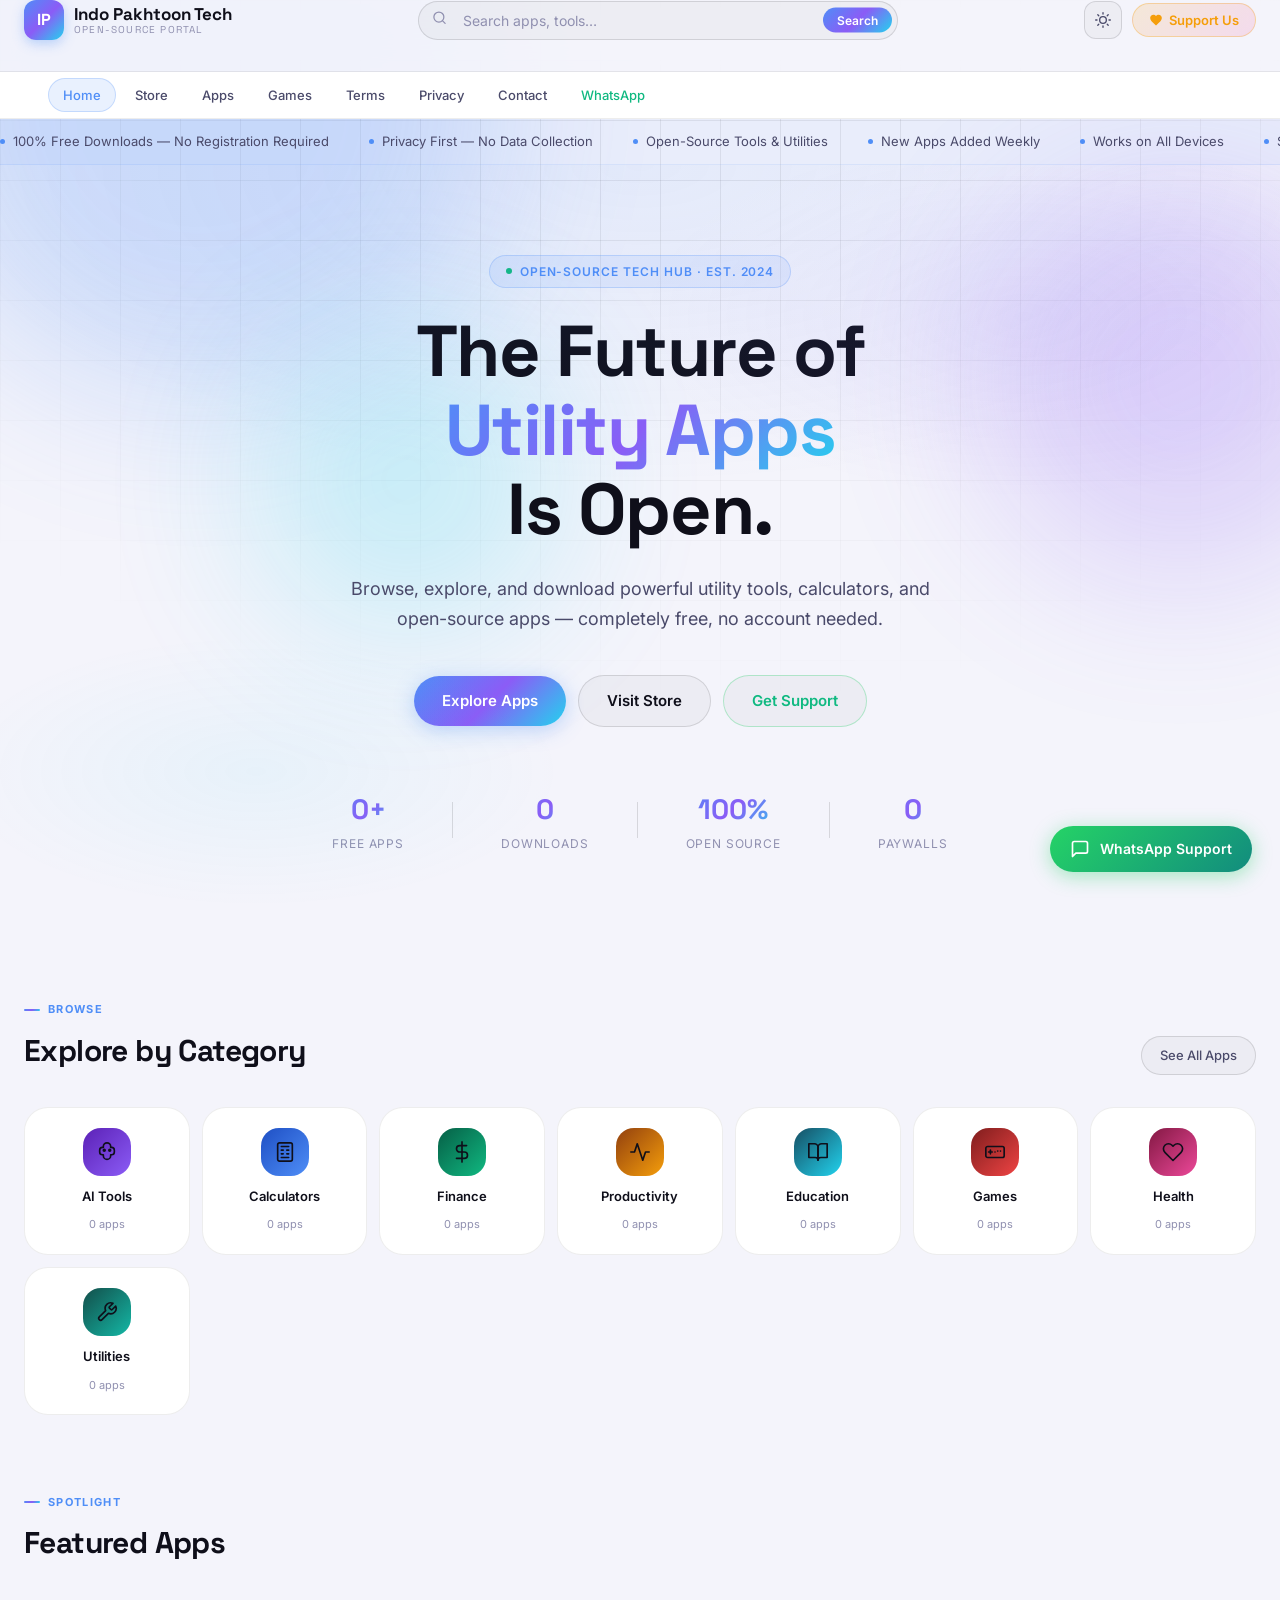
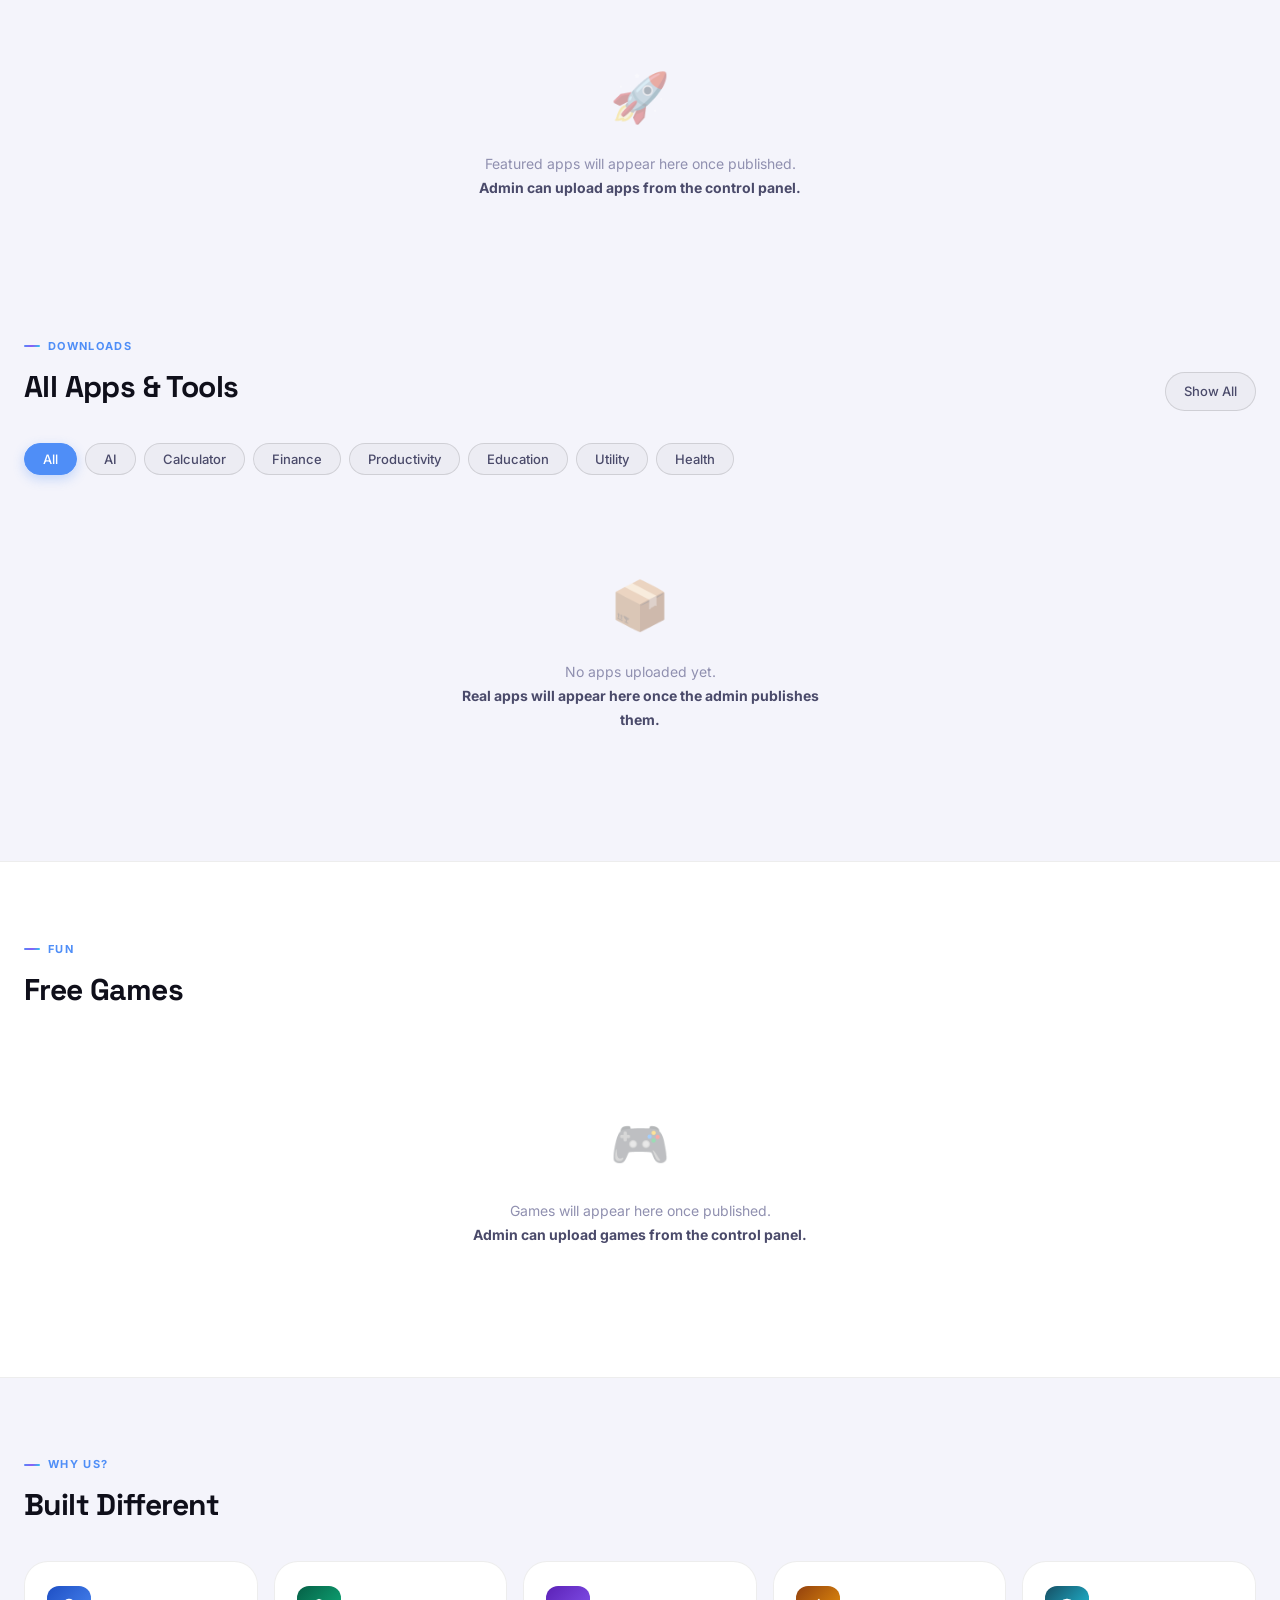
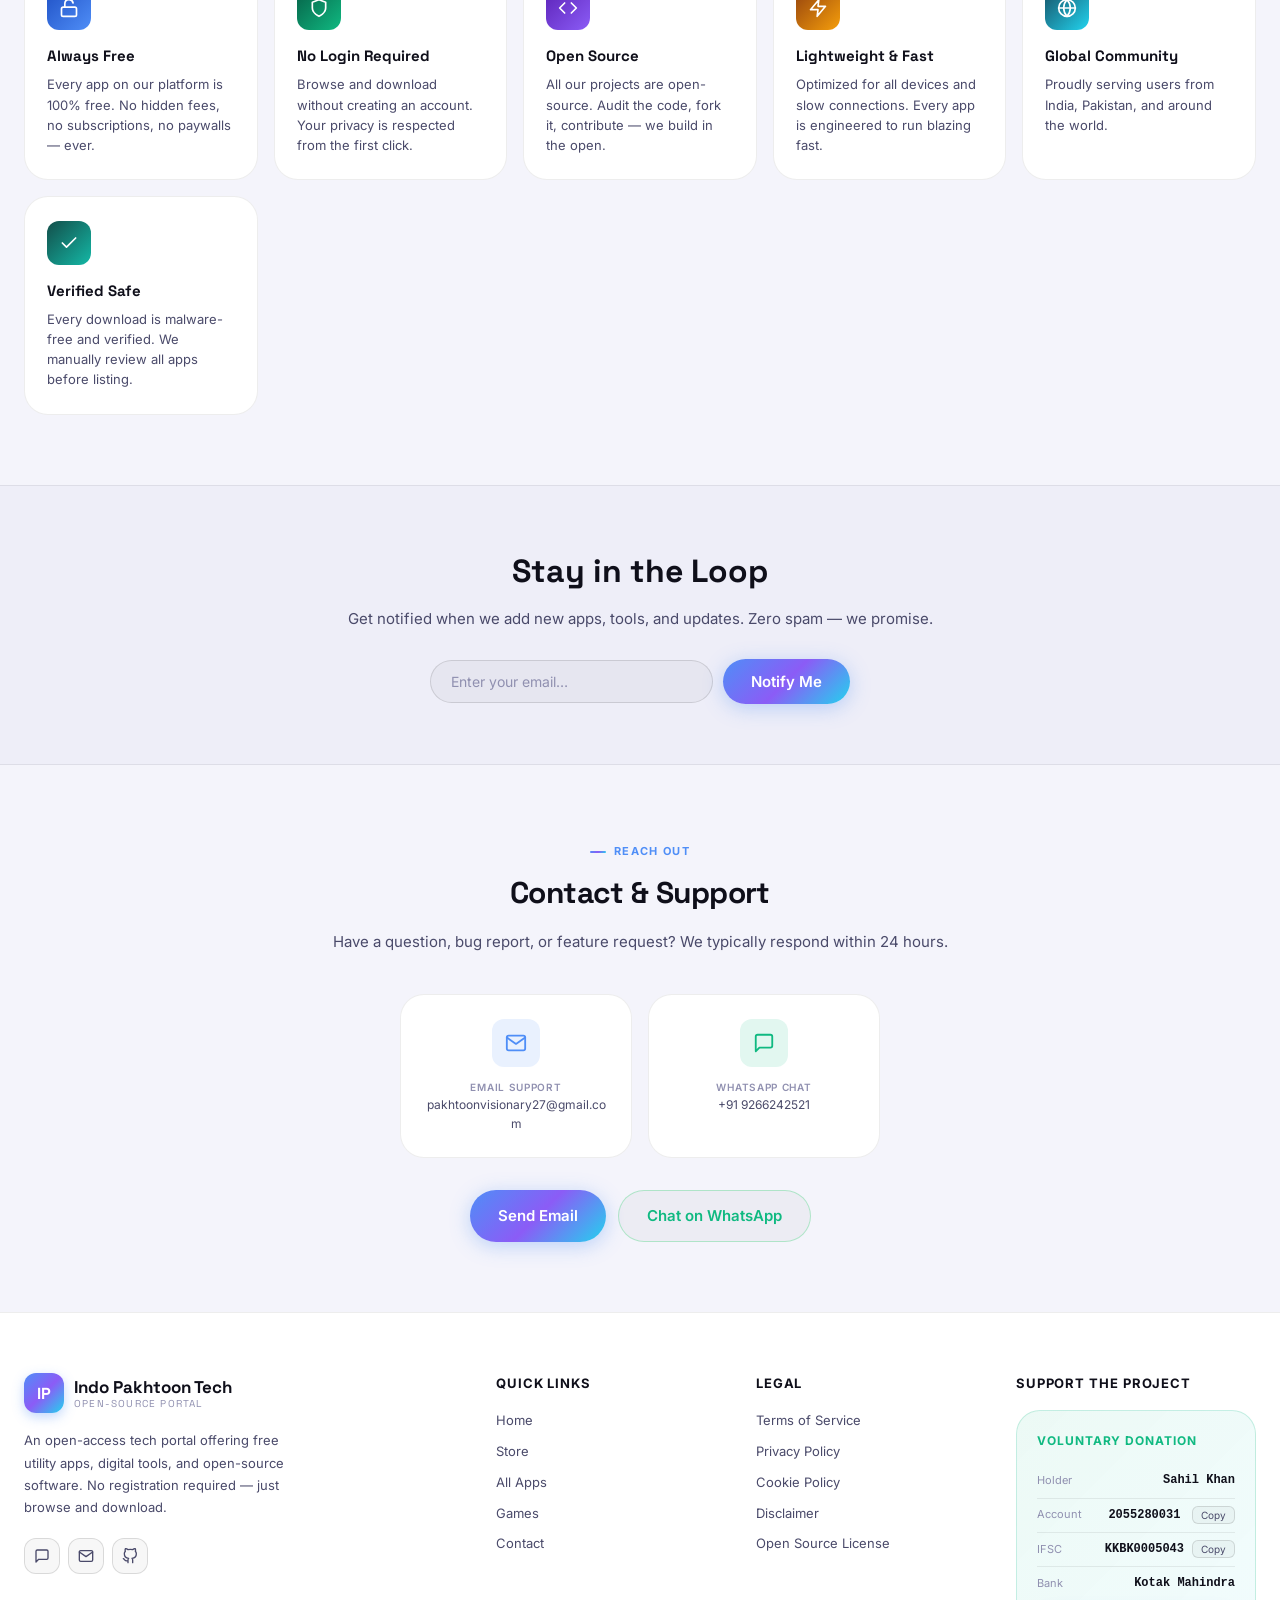
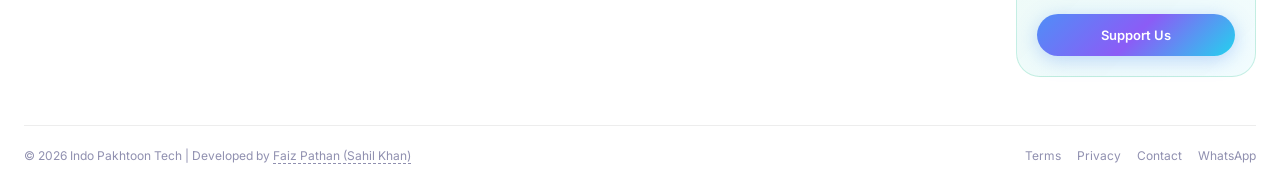
<file: index.html>
<!DOCTYPE html>
<html lang="en" data-theme="dark">
<head>
  <meta charset="UTF-8" />
  <meta name="viewport" content="width=device-width, initial-scale=1.0" />
  <meta name="description" content="Indo Pakhtoon Tech – Open-access portal for utility apps, digital tools, calculators and open-source software." />
  <meta name="keywords" content="utility apps, digital tools, calculator, open source, free download, Indo Pakhtoon Tech" />
  <meta name="author" content="Faiz Pathan (Sahil Khan)" />
  <meta property="og:title" content="Indo Pakhtoon Tech" />
  <meta property="og:description" content="Browse and download utility apps and open-source tools — no registration required." />
  <meta property="og:type" content="website" />
  <title>Indo Pakhtoon Tech – Utility Apps & Digital Tools</title>
  <link rel="preconnect" href="https://fonts.googleapis.com" />
  <link rel="preconnect" href="https://fonts.gstatic.com" crossorigin />
  <link href="https://fonts.googleapis.com/css2?family=Inter:wght@300;400;500;600;700;800;900&family=Space+Grotesk:wght@400;500;600;700&display=swap" rel="stylesheet" />
  <link rel="stylesheet" href="style.css" />
  <script src="https://accounts.google.com/gsi/client" async defer></script>
</head>
<body>

  <!-- Hidden canvas for image processing -->
  <canvas id="iptCanvasOffscreen" aria-hidden="true"></canvas>

  <!-- Scroll progress bar -->
  <div class="scroll-progress" id="scrollProgress"></div>

  <!-- Background grid -->
  <div class="bg-grid" aria-hidden="true">
    <div class="bg-orb bg-orb-1"></div>
    <div class="bg-orb bg-orb-2"></div>
    <div class="bg-orb bg-orb-3"></div>
  </div>

  <!-- Long press ring -->
  <div class="long-press-ring" id="longPressRing"></div>

  <!-- Cloud Sync Status Bar (admin-only) -->
  <div class="cloud-status-bar" id="cloudStatusBar">
    <div class="cloud-dot" id="cloudDot"></div>
    <span id="cloudStatusText">Syncing…</span>
  </div>

  <!-- ═══ HEADER ═══ -->
  <header class="header" id="mainHeader" role="banner">
    <div class="container">
      <div class="header-inner">
        <div class="header-left">
          <button class="hamburger" id="hamburgerBtn" aria-label="Open Menu" aria-expanded="false">
            <span></span><span></span><span></span>
          </button>
          <a href="#home" class="logo" aria-label="Indo Pakhtoon Tech Home">
            <div class="logo-icon" id="mainLogoIcon">IP</div>
            <div class="logo-text">
              Indo Pakhtoon Tech
              <span>Open-Source Portal</span>
            </div>
          </a>
        </div>

        <div class="search-wrap" id="searchWrap">
          <form class="search-form" id="searchForm" role="search">
            <span class="search-icon" aria-hidden="true">
              <svg width="15" height="15" viewBox="0 0 24 24" fill="none" stroke="currentColor" stroke-width="2" stroke-linecap="round" stroke-linejoin="round">
                <circle cx="11" cy="11" r="8"/><line x1="21" y1="21" x2="16.65" y2="16.65"/>
              </svg>
            </span>
            <input type="search" class="search-input" id="searchInput" placeholder="Search apps, tools…" autocomplete="off" aria-label="Search" />
            <button type="submit" class="search-btn">Search</button>
            <div class="search-suggestions" id="searchSuggestions" role="listbox"></div>
          </form>
        </div>

        <div class="header-right">
          <button class="search-toggle" id="searchToggle" type="button" aria-label="Open search">
            <svg width="16" height="16" viewBox="0 0 24 24" fill="none" stroke="currentColor" stroke-width="2" stroke-linecap="round" stroke-linejoin="round">
              <circle cx="11" cy="11" r="8"/><line x1="21" y1="21" x2="16.65" y2="16.65"/>
            </svg>
          </button>
          <button class="theme-toggle" id="themeToggle" aria-label="Toggle theme">
            <svg id="themeIcon" width="16" height="16" viewBox="0 0 24 24" fill="none" stroke="currentColor" stroke-width="2" stroke-linecap="round" stroke-linejoin="round">
              <path d="M21 12.79A9 9 0 1 1 11.21 3 7 7 0 0 0 21 12.79z"/>
            </svg>
          </button>
          <!-- FIXED: Support button with proper id -->
          <button class="donate-btn" id="supportBtn" type="button" aria-label="Support Us">
            <svg width="14" height="14" viewBox="0 0 24 24" fill="currentColor">
              <path d="M12 21.35l-1.45-1.32C5.4 15.36 2 12.28 2 8.5 2 5.42 4.42 3 7.5 3c1.74 0 3.41.81 4.5 2.09C13.09 3.81 14.76 3 16.5 3 19.58 3 22 5.42 22 8.5c0 3.78-3.4 6.86-8.55 11.54L12 21.35z"/>
            </svg>
            <span class="donate-label">Support Us</span>
          </button>
        </div>
      </div>
    </div>
  </header>

  <!-- ═══ NAV RIBBON ═══ -->
  <nav class="nav-ribbon" aria-label="Primary navigation">
    <div class="container">
      <div class="nav-ribbon-inner">
        <a href="#home"    class="nav-link active" data-nav="home">Home</a>
        <a href="#store"   class="nav-link" data-nav="store">Store</a>
        <a href="#apps"    class="nav-link" data-nav="apps">Apps</a>
        <a href="#games"   class="nav-link" data-nav="games">Games</a>
        <a href="terms.html"   class="nav-link">Terms</a>
        <a href="privacy.html" class="nav-link">Privacy</a>
        <a href="#contact" class="nav-link" data-nav="contact">Contact</a>
        <a href="https://wa.me/+919266242521" target="_blank" rel="noopener" class="nav-link nav-link-wa">WhatsApp</a>
      </div>
    </div>
  </nav>

  <!-- ═══ MOBILE DRAWER ═══ -->
  <div class="mobile-nav-overlay" id="mobileOverlay" aria-hidden="true"></div>
  <aside class="mobile-nav-drawer" id="mobileDrawer" aria-label="Mobile navigation" aria-hidden="true">
    <div class="drawer-header">
      <a href="#home" class="logo" id="drawerLogoLink">
        <div class="logo-icon" id="drawerLogoIcon">IP</div>
        <div class="logo-text">Indo Pakhtoon Tech<span>Open-Source Portal</span></div>
      </a>
      <button class="drawer-close" id="drawerCloseBtn" aria-label="Close menu">✕</button>
    </div>
    <div class="drawer-links">
      <a href="#home"        class="drawer-link active" data-drawer-link>Home</a>
      <a href="#store"       class="drawer-link" data-drawer-link>Store</a>
      <a href="#apps"        class="drawer-link" data-drawer-link>Apps</a>
      <a href="#games"       class="drawer-link" data-drawer-link>Games</a>
      <a href="terms.html"   class="drawer-link">Terms</a>
      <a href="privacy.html" class="drawer-link">Privacy</a>
      <a href="#contact"     class="drawer-link" data-drawer-link>Contact</a>
    </div>
    <div class="drawer-footer">
      <div class="drawer-contact">
        <a href="mailto:pakhtoonvisionary27@gmail.com" class="drawer-contact-item">📧 pakhtoonvisionary27@gmail.com</a>
        <a href="https://wa.me/+919266242521" target="_blank" rel="noopener" class="drawer-contact-item">💬 WhatsApp Support</a>
      </div>
    </div>
  </aside>

  <!-- ═══ MAIN ═══ -->
  <main class="main-content" role="main">

    <!-- Info Strip -->
    <div class="info-strip" aria-label="Platform highlights">
      <div class="marquee-track" aria-hidden="true">
        <span class="marquee-item"><span class="mi-dot"></span>100% Free Downloads — No Registration Required</span>
        <span class="marquee-item"><span class="mi-dot"></span>Privacy First — No Data Collection</span>
        <span class="marquee-item"><span class="mi-dot"></span>Open-Source Tools & Utilities</span>
        <span class="marquee-item"><span class="mi-dot"></span>New Apps Added Weekly</span>
        <span class="marquee-item"><span class="mi-dot"></span>Works on All Devices</span>
        <span class="marquee-item"><span class="mi-dot"></span>Serving Users from India, Pakistan & Worldwide</span>
        <span class="marquee-item"><span class="mi-dot"></span>Fast, Lightweight & Optimized</span>
        <span class="marquee-item"><span class="mi-dot"></span>100% Free Downloads — No Registration Required</span>
        <span class="marquee-item"><span class="mi-dot"></span>Privacy First — No Data Collection</span>
        <span class="marquee-item"><span class="mi-dot"></span>Open-Source Tools & Utilities</span>
        <span class="marquee-item"><span class="mi-dot"></span>New Apps Added Weekly</span>
        <span class="marquee-item"><span class="mi-dot"></span>Works on All Devices</span>
        <span class="marquee-item"><span class="mi-dot"></span>Serving Users from India, Pakistan & Worldwide</span>
        <span class="marquee-item"><span class="mi-dot"></span>Fast, Lightweight & Optimized</span>
      </div>
    </div>

    <!-- ═══ HERO ═══ -->
    <section class="hero" id="home" aria-labelledby="heroHeading">
      <div class="hero-bg" aria-hidden="true"></div>
      <div class="container">
        <div class="hero-eyebrow">
          <span class="dot" aria-hidden="true"></span>
          Open-Source Tech Hub · Est. 2024
        </div>
        <h1 class="hero-title" id="heroHeading">
          The Future of<br/>
          <span class="gradient-text">Utility Apps</span><br/>
          Is Open.
        </h1>
        <p class="hero-subtitle">Browse, explore, and download powerful utility tools, calculators, and open-source apps — completely free, no account needed.</p>
        <div class="hero-cta-group">
          <a href="#apps"  class="btn-primary">Explore Apps</a>
          <a href="#store" class="btn-secondary">Visit Store</a>
          <a href="https://wa.me/+919266242521" target="_blank" rel="noopener" class="btn-secondary btn-wa">Get Support</a>
        </div>
        <div class="hero-stats">
          <div class="hero-stat">
            <div class="val" id="statApps">0+</div>
            <div class="lbl">Free Apps</div>
          </div>
          <div class="hero-stat-sep" aria-hidden="true"></div>
          <div class="hero-stat">
            <div class="val" id="statDownloads">0</div>
            <div class="lbl">Downloads</div>
          </div>
          <div class="hero-stat-sep" aria-hidden="true"></div>
          <div class="hero-stat">
            <div class="val">100%</div>
            <div class="lbl">Open Source</div>
          </div>
          <div class="hero-stat-sep" aria-hidden="true"></div>
          <div class="hero-stat">
            <div class="val">0</div>
            <div class="lbl">Paywalls</div>
          </div>
        </div>
      </div>
    </section>

    <!-- ═══ CATEGORIES ═══ -->
    <section class="section-pad" aria-labelledby="catHeading">
      <div class="container">
        <div class="section-header">
          <div>
            <div class="section-label">Browse</div>
            <h2 class="section-title" id="catHeading">Explore by Category</h2>
          </div>
          <a href="#apps" class="view-all-link">See All Apps</a>
        </div>
        <div class="categories-grid" role="list">
          <div class="category-card" role="listitem" tabindex="0" data-cat="ai">
            <div class="cat-icon icon-purple">
              <svg width="22" height="22" viewBox="0 0 24 24" fill="none" stroke="currentColor" stroke-width="1.8" stroke-linecap="round" stroke-linejoin="round">
                <path d="M12 2a4 4 0 0 1 4 4v1h1a3 3 0 0 1 3 3v2a3 3 0 0 1-3 3h-1v1a4 4 0 0 1-8 0v-1H7a3 3 0 0 1-3-3v-2a3 3 0 0 1 3-3h1V6a4 4 0 0 1 4-4z"/>
                <circle cx="9" cy="10" r="1" fill="currentColor"/>
                <circle cx="15" cy="10" r="1" fill="currentColor"/>
              </svg>
            </div>
            <span class="cat-name">AI Tools</span>
            <span class="cat-count" id="catCount-ai">0 apps</span>
          </div>
          <div class="category-card" role="listitem" tabindex="0" data-cat="calculator">
            <div class="cat-icon icon-blue">
              <svg width="22" height="22" viewBox="0 0 24 24" fill="none" stroke="currentColor" stroke-width="1.8" stroke-linecap="round" stroke-linejoin="round">
                <rect x="4" y="2" width="16" height="20" rx="2"/>
                <line x1="8" y1="6" x2="16" y2="6"/><line x1="8" y1="10" x2="10" y2="10"/>
                <line x1="14" y1="10" x2="16" y2="10"/><line x1="8" y1="14" x2="10" y2="14"/>
                <line x1="14" y1="14" x2="16" y2="14"/><line x1="8" y1="18" x2="16" y2="18"/>
              </svg>
            </div>
            <span class="cat-name">Calculators</span>
            <span class="cat-count" id="catCount-calculator">0 apps</span>
          </div>
          <div class="category-card" role="listitem" tabindex="0" data-cat="finance">
            <div class="cat-icon icon-green">
              <svg width="22" height="22" viewBox="0 0 24 24" fill="none" stroke="currentColor" stroke-width="1.8" stroke-linecap="round" stroke-linejoin="round">
                <line x1="12" y1="1" x2="12" y2="23"/>
                <path d="M17 5H9.5a3.5 3.5 0 0 0 0 7h5a3.5 3.5 0 0 1 0 7H6"/>
              </svg>
            </div>
            <span class="cat-name">Finance</span>
            <span class="cat-count" id="catCount-finance">0 apps</span>
          </div>
          <div class="category-card" role="listitem" tabindex="0" data-cat="productivity">
            <div class="cat-icon icon-orange">
              <svg width="22" height="22" viewBox="0 0 24 24" fill="none" stroke="currentColor" stroke-width="1.8" stroke-linecap="round" stroke-linejoin="round">
                <polyline points="22 12 18 12 15 21 9 3 6 12 2 12"/>
              </svg>
            </div>
            <span class="cat-name">Productivity</span>
            <span class="cat-count" id="catCount-productivity">0 apps</span>
          </div>
          <div class="category-card" role="listitem" tabindex="0" data-cat="education">
            <div class="cat-icon icon-cyan">
              <svg width="22" height="22" viewBox="0 0 24 24" fill="none" stroke="currentColor" stroke-width="1.8" stroke-linecap="round" stroke-linejoin="round">
                <path d="M2 3h6a4 4 0 0 1 4 4v14a3 3 0 0 0-3-3H2z"/>
                <path d="M22 3h-6a4 4 0 0 0-4 4v14a3 3 0 0 1 3-3h7z"/>
              </svg>
            </div>
            <span class="cat-name">Education</span>
            <span class="cat-count" id="catCount-education">0 apps</span>
          </div>
          <div class="category-card" role="listitem" tabindex="0" data-cat="games">
            <div class="cat-icon icon-red">
              <svg width="22" height="22" viewBox="0 0 24 24" fill="none" stroke="currentColor" stroke-width="1.8" stroke-linecap="round" stroke-linejoin="round">
                <rect x="2" y="6" width="20" height="12" rx="2"/>
                <path d="M12 12h.01"/><path d="M7 10v4"/><path d="M5 12h4"/>
                <path d="M15 11h.01"/><path d="M18 11h.01"/>
              </svg>
            </div>
            <span class="cat-name">Games</span>
            <span class="cat-count" id="catCount-games">0 apps</span>
          </div>
          <div class="category-card" role="listitem" tabindex="0" data-cat="health">
            <div class="cat-icon icon-pink">
              <svg width="22" height="22" viewBox="0 0 24 24" fill="none" stroke="currentColor" stroke-width="1.8" stroke-linecap="round" stroke-linejoin="round">
                <path d="M20.84 4.61a5.5 5.5 0 0 0-7.78 0L12 5.67l-1.06-1.06a5.5 5.5 0 0 0-7.78 7.78l1.06 1.06L12 21.23l7.78-7.78 1.06-1.06a5.5 5.5 0 0 0 0-7.78z"/>
              </svg>
            </div>
            <span class="cat-name">Health</span>
            <span class="cat-count" id="catCount-health">0 apps</span>
          </div>
          <div class="category-card" role="listitem" tabindex="0" data-cat="utility">
            <div class="cat-icon icon-teal">
              <svg width="22" height="22" viewBox="0 0 24 24" fill="none" stroke="currentColor" stroke-width="1.8" stroke-linecap="round" stroke-linejoin="round">
                <path d="M14.7 6.3a1 1 0 0 0 0 1.4l1.6 1.6a1 1 0 0 0 1.4 0l3.77-3.77a6 6 0 0 1-7.94 7.94l-6.91 6.91a2.12 2.12 0 0 1-3-3l6.91-6.91a6 6 0 0 1 7.94-7.94l-3.76 3.76z"/>
              </svg>
            </div>
            <span class="cat-name">Utilities</span>
            <span class="cat-count" id="catCount-utility">0 apps</span>
          </div>
        </div>
      </div>
    </section>

    <!-- ═══ FEATURED APPS ═══ -->
    <section class="section-pad section-pad-0" id="store" aria-labelledby="featuredHeading">
      <div class="container">
        <div class="section-header">
          <div>
            <div class="section-label">Spotlight</div>
            <h2 class="section-title" id="featuredHeading">Featured Apps</h2>
          </div>
        </div>
        <div id="featuredZone">
          <div class="section-empty-state">
            <div class="empty-icon">🚀</div>
            <p>Featured apps will appear here once published.<br/><strong>Admin can upload apps from the control panel.</strong></p>
          </div>
        </div>
      </div>
    </section>

    <!-- ═══ ALL APPS ═══ -->
    <section class="section-pad section-pad-0" id="apps" aria-labelledby="appsHeading">
      <div class="container">
        <div class="section-header">
          <div>
            <div class="section-label">Downloads</div>
            <h2 class="section-title" id="appsHeading">All Apps & Tools</h2>
          </div>
          <a href="#" class="view-all-link" id="showAllBtn">Show All</a>
        </div>
        <div class="filter-tabs" role="tablist">
          <button class="filter-tab active" role="tab" aria-selected="true"  data-filter="all">All</button>
          <button class="filter-tab" role="tab" aria-selected="false" data-filter="ai">AI</button>
          <button class="filter-tab" role="tab" aria-selected="false" data-filter="calculator">Calculator</button>
          <button class="filter-tab" role="tab" aria-selected="false" data-filter="finance">Finance</button>
          <button class="filter-tab" role="tab" aria-selected="false" data-filter="productivity">Productivity</button>
          <button class="filter-tab" role="tab" aria-selected="false" data-filter="education">Education</button>
          <button class="filter-tab" role="tab" aria-selected="false" data-filter="utility">Utility</button>
          <button class="filter-tab" role="tab" aria-selected="false" data-filter="health">Health</button>
        </div>
        <div id="realAppsZone"></div>
        <div class="no-results" id="noResults" role="status">
          <svg width="64" height="64" viewBox="0 0 24 24" fill="none" stroke="currentColor" stroke-width="1.5">
            <circle cx="11" cy="11" r="8"/><line x1="21" y1="21" x2="16.65" y2="16.65"/>
          </svg>
          <p>No apps found. Try a different keyword or category.</p>
        </div>
        <div id="appsEmptyState" class="section-empty-state" style="display:none;">
          <div class="empty-icon">📦</div>
          <p>No apps uploaded yet.<br/><strong>Real apps will appear here once the admin publishes them.</strong></p>
        </div>
      </div>
    </section>

    <!-- ═══ FREE GAMES ═══ -->
    <section class="section-pad games-section" id="games" aria-labelledby="gamesHeading">
      <div class="container">
        <div class="section-header">
          <div>
            <div class="section-label">Fun</div>
            <h2 class="section-title" id="gamesHeading">Free Games</h2>
          </div>
        </div>
        <div id="gamesZone">
          <div class="section-empty-state">
            <div class="empty-icon">🎮</div>
            <p>Games will appear here once published.<br/><strong>Admin can upload games from the control panel.</strong></p>
          </div>
        </div>
      </div>
    </section>

    <!-- ═══ WHY US ═══ -->
    <section class="section-pad" aria-labelledby="whyHeading">
      <div class="container">
        <div class="section-header">
          <div>
            <div class="section-label">Why Us?</div>
            <h2 class="section-title" id="whyHeading">Built Different</h2>
          </div>
        </div>
        <div class="features-grid" role="list">
          <div class="feature-card" role="listitem">
            <div class="feature-icon icon-blue">
              <svg width="20" height="20" viewBox="0 0 24 24" fill="none" stroke="white" stroke-width="2" stroke-linecap="round" stroke-linejoin="round">
                <rect x="3" y="11" width="18" height="11" rx="2" ry="2"/><path d="M7 11V7a5 5 0 0 1 9.9-1"/>
              </svg>
            </div>
            <h3 class="feature-title">Always Free</h3>
            <p class="feature-text">Every app on our platform is 100% free. No hidden fees, no subscriptions, no paywalls — ever.</p>
          </div>
          <div class="feature-card" role="listitem">
            <div class="feature-icon icon-green">
              <svg width="20" height="20" viewBox="0 0 24 24" fill="none" stroke="white" stroke-width="2" stroke-linecap="round" stroke-linejoin="round">
                <path d="M12 22s8-4 8-10V5l-8-3-8 3v7c0 6 8 10 8 10z"/>
              </svg>
            </div>
            <h3 class="feature-title">No Login Required</h3>
            <p class="feature-text">Browse and download without creating an account. Your privacy is respected from the first click.</p>
          </div>
          <div class="feature-card" role="listitem">
            <div class="feature-icon icon-purple">
              <svg width="20" height="20" viewBox="0 0 24 24" fill="none" stroke="white" stroke-width="2" stroke-linecap="round" stroke-linejoin="round">
                <polyline points="16 18 22 12 16 6"/><polyline points="8 6 2 12 8 18"/>
              </svg>
            </div>
            <h3 class="feature-title">Open Source</h3>
            <p class="feature-text">All our projects are open-source. Audit the code, fork it, contribute — we build in the open.</p>
          </div>
          <div class="feature-card" role="listitem">
            <div class="feature-icon icon-orange">
              <svg width="20" height="20" viewBox="0 0 24 24" fill="none" stroke="white" stroke-width="2" stroke-linecap="round" stroke-linejoin="round">
                <polygon points="13 2 3 14 12 14 11 22 21 10 12 10 13 2"/>
              </svg>
            </div>
            <h3 class="feature-title">Lightweight & Fast</h3>
            <p class="feature-text">Optimized for all devices and slow connections. Every app is engineered to run blazing fast.</p>
          </div>
          <div class="feature-card" role="listitem">
            <div class="feature-icon icon-cyan">
              <svg width="20" height="20" viewBox="0 0 24 24" fill="none" stroke="white" stroke-width="2" stroke-linecap="round" stroke-linejoin="round">
                <circle cx="12" cy="12" r="10"/><line x1="2" y1="12" x2="22" y2="12"/>
                <path d="M12 2a15.3 15.3 0 0 1 4 10 15.3 15.3 0 0 1-4 10 15.3 15.3 0 0 1-4-10 15.3 15.3 0 0 1 4-10z"/>
              </svg>
            </div>
            <h3 class="feature-title">Global Community</h3>
            <p class="feature-text">Proudly serving users from India, Pakistan, and around the world.</p>
          </div>
          <div class="feature-card" role="listitem">
            <div class="feature-icon icon-teal">
              <svg width="20" height="20" viewBox="0 0 24 24" fill="none" stroke="white" stroke-width="2" stroke-linecap="round" stroke-linejoin="round">
                <polyline points="20 6 9 17 4 12"/>
              </svg>
            </div>
            <h3 class="feature-title">Verified Safe</h3>
            <p class="feature-text">Every download is malware-free and verified. We manually review all apps before listing.</p>
          </div>
        </div>
      </div>
    </section>

    <!-- ═══ CTA / NEWSLETTER ═══ -->
    <div class="cta-band" id="newsletter" aria-labelledby="ctaHeading">
      <div class="container">
        <h2 id="ctaHeading">Stay in the Loop</h2>
        <p>Get notified when we add new apps, tools, and updates. Zero spam — we promise.</p>
        <!-- FIXED: proper id attributes for JS targeting -->
        <form class="newsletter-form" id="newsletterForm" novalidate>
          <label for="emailInput" class="sr-only">Email address</label>
          <input
            type="email"
            id="emailInput"
            class="newsletter-input"
            placeholder="Enter your email…"
            required
            autocomplete="email"
          />
          <button type="submit" class="btn-primary" id="notifyMeBtn" style="white-space:nowrap;">
            Notify Me
          </button>
        </form>
        <!-- Feedback message below form -->
        <p id="newsletterMsg" style="margin-top:12px;font-size:13px;display:none;"></p>
      </div>
    </div>

    <!-- ═══ CONTACT ═══ -->
    <section class="section-pad" id="contact" aria-labelledby="contactHeading">
      <div class="container">
        <div class="contact-center">
          <div class="section-label section-label-center">Reach Out</div>
          <h2 class="section-title" id="contactHeading" style="margin-bottom:12px;">Contact & Support</h2>
          <p class="contact-sub">Have a question, bug report, or feature request? We typically respond within 24 hours.</p>
          <div class="contact-cards">
            <a href="mailto:pakhtoonvisionary27@gmail.com" class="contact-item">
              <div class="ci-icon email">
                <svg width="22" height="22" viewBox="0 0 24 24" fill="none" stroke="currentColor" stroke-width="2" stroke-linecap="round" stroke-linejoin="round">
                  <path d="M4 4h16c1.1 0 2 .9 2 2v12c0 1.1-.9 2-2 2H4c-1.1 0-2-.9-2-2V6c0-1.1.9-2 2-2z"/>
                  <polyline points="22,6 12,13 2,6"/>
                </svg>
              </div>
              <div><div class="ci-label">Email Support</div><div class="ci-text">pakhtoonvisionary27@gmail.com</div></div>
            </a>
            <a href="https://wa.me/+919266242521" target="_blank" rel="noopener" class="contact-item">
              <div class="ci-icon wa">
                <svg width="22" height="22" viewBox="0 0 24 24" fill="none" stroke="currentColor" stroke-width="2" stroke-linecap="round" stroke-linejoin="round">
                  <path d="M21 15a2 2 0 0 1-2 2H7l-4 4V5a2 2 0 0 1 2-2h14a2 2 0 0 1 2 2z"/>
                </svg>
              </div>
              <div><div class="ci-label">WhatsApp Chat</div><div class="ci-text">+91 9266242521</div></div>
            </a>
          </div>
          <div class="contact-btns">
            <a href="mailto:pakhtoonvisionary27@gmail.com" class="btn-primary">Send Email</a>
            <a href="https://wa.me/+919266242521" target="_blank" rel="noopener" class="btn-secondary btn-wa">Chat on WhatsApp</a>
          </div>
        </div>
      </div>
    </section>

  </main>

  <!-- ═══ FOOTER ═══ -->
  <footer class="footer" role="contentinfo">
    <div class="container">
      <div class="footer-grid">
        <div class="footer-brand">
          <a href="#home" class="logo">
            <div class="logo-icon" id="footerLogoIcon">IP</div>
            <div class="logo-text">Indo Pakhtoon Tech<span>Open-Source Portal</span></div>
          </a>
          <p class="footer-desc">An open-access tech portal offering free utility apps, digital tools, and open-source software. No registration required — just browse and download.</p>
          <div class="social-links">
            <a href="https://wa.me/+919266242521" class="social-btn" target="_blank" rel="noopener" title="WhatsApp">
              <svg width="16" height="16" viewBox="0 0 24 24" fill="none" stroke="currentColor" stroke-width="2" stroke-linecap="round" stroke-linejoin="round">
                <path d="M21 15a2 2 0 0 1-2 2H7l-4 4V5a2 2 0 0 1 2-2h14a2 2 0 0 1 2 2z"/>
              </svg>
            </a>
            <a href="mailto:pakhtoonvisionary27@gmail.com" class="social-btn" title="Email">
              <svg width="16" height="16" viewBox="0 0 24 24" fill="none" stroke="currentColor" stroke-width="2" stroke-linecap="round" stroke-linejoin="round">
                <path d="M4 4h16c1.1 0 2 .9 2 2v12c0 1.1-.9 2-2 2H4c-1.1 0-2-.9-2-2V6c0-1.1.9-2 2-2z"/>
                <polyline points="22,6 12,13 2,6"/>
              </svg>
            </a>
            <a href="https://github.com" class="social-btn" target="_blank" rel="noopener" title="GitHub">
              <svg width="16" height="16" viewBox="0 0 24 24" fill="none" stroke="currentColor" stroke-width="2" stroke-linecap="round" stroke-linejoin="round">
                <path d="M9 19c-5 1.5-5-2.5-7-3m14 6v-3.87a3.37 3.37 0 0 0-.94-2.61c3.14-.35 6.44-1.54 6.44-7A5.44 5.44 0 0 0 20 4.77 5.07 5.07 0 0 0 19.91 1S18.73.65 16 2.48a13.38 13.38 0 0 0-7 0C6.27.65 5.09 1 5.09 1A5.07 5.07 0 0 0 5 4.77a5.44 5.44 0 0 0-1.5 3.78c0 5.42 3.3 6.61 6.44 7A3.37 3.37 0 0 0 9 18.13V22"/>
              </svg>
            </a>
          </div>
        </div>

        <div>
          <h3 class="footer-col-title">Quick Links</h3>
          <nav class="footer-links">
            <a href="#home"    class="footer-link">Home</a>
            <a href="#store"   class="footer-link">Store</a>
            <a href="#apps"    class="footer-link">All Apps</a>
            <a href="#games"   class="footer-link">Games</a>
            <a href="#contact" class="footer-link">Contact</a>
          </nav>
        </div>

        <div>
          <h3 class="footer-col-title">Legal</h3>
          <nav class="footer-links">
            <a href="terms.html"   class="footer-link">Terms of Service</a>
            <a href="privacy.html" class="footer-link">Privacy Policy</a>
            <a href="#"            class="footer-link">Cookie Policy</a>
            <a href="#"            class="footer-link">Disclaimer</a>
            <a href="#"            class="footer-link">Open Source License</a>
          </nav>
        </div>

        <div>
          <h3 class="footer-col-title">Support the Project</h3>
          <div class="bank-box">
            <div class="bank-box-title">Voluntary Donation</div>
            <div class="bank-row">
              <span class="bank-label">Holder</span>
              <span class="bank-value">Sahil Khan</span>
            </div>
            <div class="bank-row">
              <span class="bank-label">Account</span>
              <span class="bank-value">2055280031</span>
              <!-- FIXED: data-copy attribute pattern -->
              <button class="copy-btn" data-copy="2055280031" data-label="Account number">Copy</button>
            </div>
            <div class="bank-row">
              <span class="bank-label">IFSC</span>
              <span class="bank-value">KKBK0005043</span>
              <button class="copy-btn" data-copy="KKBK0005043" data-label="IFSC code">Copy</button>
            </div>
            <div class="bank-row">
              <span class="bank-label">Bank</span>
              <span class="bank-value">Kotak Mahindra</span>
            </div>
            <button class="btn-primary btn-full" id="footerSupportBtn" type="button">Support Us</button>
          </div>
        </div>
      </div>

      <div class="footer-bottom">
        <p class="copyright">
          © 2026 Indo Pakhtoon Tech  |  Developed by
          <!-- FIXED: secret trigger with proper role -->
          <span
            class="secret-trigger"
            id="secretTrigger"
            role="button"
            tabindex="0"
            aria-label="Admin access"
            title="Hold to access admin panel"
          >Faiz Pathan (Sahil Khan)</span>
        </p>
        <div class="footer-bottom-links">
          <a href="terms.html">Terms</a>
          <a href="privacy.html">Privacy</a>
          <a href="mailto:pakhtoonvisionary27@gmail.com">Contact</a>
          <a href="https://wa.me/+919266242521" target="_blank" rel="noopener">WhatsApp</a>
        </div>
      </div>
    </div>
  </footer>

  <!-- WhatsApp Float -->
  <a href="https://wa.me/+919266242521" class="wa-float" target="_blank" rel="noopener" aria-label="WhatsApp Support">
    <svg width="20" height="20" viewBox="0 0 24 24" fill="none" stroke="currentColor" stroke-width="2" stroke-linecap="round" stroke-linejoin="round">
      <path d="M21 15a2 2 0 0 1-2 2H7l-4 4V5a2 2 0 0 1 2-2h14a2 2 0 0 1 2 2z"/>
    </svg>
    <span class="wa-label">WhatsApp Support</span>
  </a>

  <!-- Back to Top -->
  <button class="back-top" id="backTop" aria-label="Back to top">
    <svg width="18" height="18" viewBox="0 0 24 24" fill="none" stroke="currentColor" stroke-width="2.5" stroke-linecap="round" stroke-linejoin="round">
      <polyline points="18 15 12 9 6 15"/>
    </svg>
  </button>

  <!-- Toast Container -->
  <div class="toast-container" id="toastContainer" aria-live="polite" aria-atomic="true"></div>

  <!-- ═══ DONATE / SUPPORT MODAL ═══ -->
  <div class="modal-overlay" id="donateModal" role="dialog" aria-modal="true" aria-labelledby="donateModalTitle">
    <div class="modal-box">
      <button class="modal-close" id="donateModalClose" aria-label="Close modal">×</button>
      <div class="modal-emoji">💛</div>
      <h2 class="modal-title" id="donateModalTitle">Support Indo Pakhtoon Tech</h2>
      <p class="modal-sub">Your voluntary donation helps us keep everything free and open.</p>
      <div class="donate-bank-rows">
        <div class="dbank-row">
          <span class="dbank-key">Account Holder</span>
          <span class="dbank-val">Sahil Khan</span>
        </div>
        <div class="dbank-row">
          <span class="dbank-key">Account Number</span>
          <div class="dbank-copy">
            <span class="dbank-val">2055280031</span>
            <button class="copy-btn" data-copy="2055280031" data-label="Account number">Copy</button>
          </div>
        </div>
        <div class="dbank-row">
          <span class="dbank-key">IFSC Code</span>
          <div class="dbank-copy">
            <span class="dbank-val">KKBK0005043</span>
            <button class="copy-btn" data-copy="KKBK0005043" data-label="IFSC code">Copy</button>
          </div>
        </div>
        <div class="dbank-row">
          <span class="dbank-key">Bank</span>
          <span class="dbank-val">Kotak Mahindra Bank</span>
        </div>
        <div class="dbank-row">
          <span class="dbank-key">Account Type</span>
          <span class="dbank-val">Savings</span>
        </div>
        <div class="dbank-row">
          <span class="dbank-key">UPI ID</span>
          <div class="dbank-copy">
            <span class="dbank-val">sahilkhan@kotak</span>
            <button class="copy-btn" data-copy="sahilkhan@kotak" data-label="UPI ID">Copy</button>
          </div>
        </div>
      </div>
      <div class="modal-note">
        This is a voluntary donation. Indo Pakhtoon Tech does not charge for any app or service. Every contribution, big or small, keeps this platform alive. 🙏
      </div>
    </div>
  </div>

  <!-- ═══ ADMIN LOGIN MODAL ═══ -->
  <div class="modal-overlay" id="adminModal" role="dialog" aria-modal="true" aria-labelledby="adminModalTitle">
    <div class="modal-box">
      <button class="modal-close" id="adminModalClose" aria-label="Close modal">×</button>
      <div class="modal-emoji">🛡</div>
      <h2 class="modal-title" id="adminModalTitle">Admin Access</h2>
      <p class="modal-sub">Restricted area. Authenticate to enter the control panel.</p>
      <div class="admin-form">
        <input
          type="password"
          class="admin-input"
          id="adminPassInput"
          placeholder="Enter admin password…"
          autocomplete="current-password"
          aria-label="Admin password"
        />
        <button class="btn-primary btn-full" id="adminLoginBtn" type="button">
          Login with Password
        </button>
        <div class="admin-divider">or continue with</div>
        <div id="googleSignInBtn"></div>
        <button class="btn-secondary btn-full btn-google" id="googleManualBtn" type="button">
          <svg width="16" height="16" viewBox="0 0 24 24" fill="none" xmlns="http://www.w3.org/2000/svg" style="flex-shrink:0;">
            <path d="M22.56 12.25c0-.78-.07-1.53-.2-2.25H12v4.26h5.92c-.26 1.37-1.04 2.53-2.21 3.31v2.77h3.57c2.08-1.92 3.28-4.74 3.28-8.09z" fill="#4285F4"/>
            <path d="M12 23c2.97 0 5.46-.98 7.28-2.66l-3.57-2.77c-.98.66-2.23 1.06-3.71 1.06-2.86 0-5.29-1.93-6.16-4.53H2.18v2.84C3.99 20.53 7.7 23 12 23z" fill="#34A853"/>
            <path d="M5.84 14.09c-.22-.66-.35-1.36-.35-2.09s.13-1.43.35-2.09V7.07H2.18C1.43 8.55 1 10.22 1 12s.43 3.45 1.18 4.93l3.66-2.84z" fill="#FBBC05"/>
            <path d="M12 5.38c1.62 0 3.06.56 4.21 1.64l3.15-3.15C17.45 2.09 14.97 1 12 1 7.7 1 3.99 3.47 2.18 7.07l3.66 2.84c.87-2.6 3.3-4.53 6.16-4.53z" fill="#EA4335"/>
          </svg>
          Sign in with Google
        </button>
        <div class="admin-msg" id="adminMsg" role="alert"></div>
      </div>
    </div>
  </div>

  <!-- ═══ ADMIN DASHBOARD ═══ -->
  <div class="admin-dashboard-overlay" id="adminDashboard" role="dialog" aria-modal="true" aria-labelledby="admDashTitle">
    <div class="admin-dashboard-panel">

      <div class="adm-header">
        <div class="adm-header-left">
          <div class="adm-header-icon">
            <svg width="22" height="22" viewBox="0 0 24 24" fill="none" stroke="white" stroke-width="2" stroke-linecap="round" stroke-linejoin="round">
              <path d="M12 22s8-4 8-10V5l-8-3-8 3v7c0 6 8 10 8 10z"/>
            </svg>
          </div>
          <div>
            <div class="adm-title" id="admDashTitle">Admin Control Panel</div>
            <div class="adm-subtitle" id="admWelcomeMsg">Indo Pakhtoon Tech — Secure Dashboard</div>
          </div>
        </div>
        <div class="adm-header-right">
          <div id="admCloudStatus" class="adm-cloud-pill">
            <div id="admCloudDot" class="adm-cloud-dot"></div>
            <span id="admCloudText">Offline</span>
          </div>
          <button class="adm-close" id="admCloseBtn" aria-label="Close dashboard">×</button>
        </div>
      </div>

      <div class="adm-tabs" role="tablist">
        <button class="adm-tab active" role="tab" data-tab="admOverview">
          <span class="adm-tab-icon">
            <svg width="14" height="14" viewBox="0 0 24 24" fill="none" stroke="currentColor" stroke-width="2.5" stroke-linecap="round" stroke-linejoin="round">
              <rect x="3" y="3" width="7" height="7"/><rect x="14" y="3" width="7" height="7"/>
              <rect x="14" y="14" width="7" height="7"/><rect x="3" y="14" width="7" height="7"/>
            </svg>
          </span>Overview
        </button>
        <button class="adm-tab" role="tab" data-tab="admUpload">
          <span class="adm-tab-icon">
            <svg width="14" height="14" viewBox="0 0 24 24" fill="none" stroke="currentColor" stroke-width="2.5" stroke-linecap="round" stroke-linejoin="round">
              <polyline points="16 16 12 12 8 16"/><line x1="12" y1="12" x2="12" y2="21"/>
              <path d="M20.39 18.39A5 5 0 0 0 18 9h-1.26A8 8 0 1 0 3 16.3"/>
            </svg>
          </span>Upload App
        </button>
        <button class="adm-tab" role="tab" data-tab="admManage">
          <span class="adm-tab-icon">
            <svg width="14" height="14" viewBox="0 0 24 24" fill="none" stroke="currentColor" stroke-width="2.5" stroke-linecap="round" stroke-linejoin="round">
              <line x1="8" y1="6" x2="21" y2="6"/><line x1="8" y1="12" x2="21" y2="12"/>
              <line x1="8" y1="18" x2="21" y2="18"/><line x1="3" y1="6" x2="3.01" y2="6"/>
              <line x1="3" y1="12" x2="3.01" y2="12"/><line x1="3" y1="18" x2="3.01" y2="18"/>
            </svg>
          </span>Manage Apps
        </button>
        <button class="adm-tab" role="tab" data-tab="admSubscribers">
          <span class="adm-tab-icon">
            <svg width="14" height="14" viewBox="0 0 24 24" fill="none" stroke="currentColor" stroke-width="2.5" stroke-linecap="round" stroke-linejoin="round">
              <path d="M4 4h16c1.1 0 2 .9 2 2v12c0 1.1-.9 2-2 2H4c-1.1 0-2-.9-2-2V6c0-1.1.9-2 2-2z"/>
              <polyline points="22,6 12,13 2,6"/>
            </svg>
          </span>Subscribers
        </button>
        <button class="adm-tab" role="tab" data-tab="admBranding">
          <span class="adm-tab-icon">
            <svg width="14" height="14" viewBox="0 0 24 24" fill="none" stroke="currentColor" stroke-width="2.5" stroke-linecap="round" stroke-linejoin="round">
              <circle cx="12" cy="12" r="3"/>
              <path d="M19.07 4.93a10 10 0 0 1 0 14.14M4.93 4.93a10 10 0 0 0 0 14.14"/>
            </svg>
          </span>Branding
        </button>
      </div>

      <div class="adm-body">

        <!-- OVERVIEW -->
        <div class="adm-section active" id="admOverview">
          <div class="adm-stats-row">
            <div class="adm-stat-card"><div class="adm-stat-val" id="admStatReal">0</div><div class="adm-stat-lbl">Real Apps</div></div>
            <div class="adm-stat-card"><div class="adm-stat-val" id="admStatTotal">0</div><div class="adm-stat-lbl">Total Listed</div></div>
            <div class="adm-stat-card"><div class="adm-stat-val" id="admStatDl">0</div><div class="adm-stat-lbl">Downloads</div></div>
            <div class="adm-stat-card"><div class="adm-stat-val" id="admStatSubs">0</div><div class="adm-stat-lbl">Subscribers</div></div>
          </div>
          <div class="adm-section-title">Quick Actions</div>
          <div class="adm-quick-actions">
            <button class="adm-btn adm-btn-primary" data-goto-tab="admUpload">Upload New App</button>
            <button class="adm-btn adm-btn-ghost" data-goto-tab="admManage">Manage Apps</button>
            <button class="adm-btn adm-btn-ghost" data-goto-tab="admSubscribers">View Subscribers</button>
            <button class="adm-btn adm-btn-ghost" data-goto-tab="admBranding">Edit Branding</button>
            <button class="adm-btn adm-btn-ghost" id="admSyncBtn">
              <svg width="13" height="13" viewBox="0 0 24 24" fill="none" stroke="currentColor" stroke-width="2.5" stroke-linecap="round" stroke-linejoin="round">
                <polyline points="1 4 1 10 7 10"/><polyline points="23 20 23 14 17 14"/>
                <path d="M20.49 9A9 9 0 0 0 5.64 5.64L1 10m22 4l-4.64 4.36A9 9 0 0 1 3.51 15"/>
              </svg>Force Cloud Sync
            </button>
          </div>
          <div class="adm-section-title">Recently Added</div>
          <div id="admRecentList">
            <div class="adm-empty"><div class="adm-empty-icon">🔒</div><p>No apps uploaded yet.</p></div>
          </div>
        </div>

        <!-- UPLOAD APP -->
        <div class="adm-section" id="admUpload">
          <div class="adm-section-title">Add New App</div>
          <div class="adm-alert" id="uploadAlert"></div>
          <div class="adm-form-grid">
            <div class="adm-form-group">
              <label class="adm-label" for="appName">App Name <span class="req">*</span></label>
              <input type="text" class="adm-field" id="appName" placeholder="e.g. Super Calculator Pro" maxlength="60" />
            </div>
            <div class="adm-form-group">
              <label class="adm-label" for="appIconFile">
                App Icon <span class="req">*</span>
                <span class="adm-label-hint">📐 Square PNG/JPG · Max 150 KB</span>
              </label>
              <div class="adm-file-wrap">
                <input type="file" class="adm-file-input" id="appIconFile" accept="image/*" />
                <div class="adm-file-label">
                  <div class="adm-file-icon">
                    <svg viewBox="0 0 24 24" fill="none" stroke="currentColor" stroke-width="2">
                      <rect x="3" y="3" width="18" height="18" rx="2" ry="2"/>
                      <circle cx="8.5" cy="8.5" r="1.5"/><polyline points="21 15 16 10 5 21"/>
                    </svg>
                  </div>
                  <span id="appIconLabelText">Click to select image…</span>
                </div>
              </div>
              <img class="adm-file-preview" id="appIconPreview" alt="Icon preview" />
            </div>
            <div class="adm-form-group">
              <label class="adm-label" for="appPlatform">Platform <span class="req">*</span></label>
              <select class="adm-field" id="appPlatform">
                <option value="" disabled selected>Select platform…</option>
                <option value="Android">Android</option>
                <option value="Windows">Windows</option>
                <option value="Linux">Linux</option>
                <option value="iOS">iOS / iPadOS</option>
                <option value="macOS">macOS</option>
                <option value="Web">Web App</option>
                <option value="Cross-Platform">Cross-Platform</option>
              </select>
            </div>
            <div class="adm-form-group">
              <label class="adm-label" for="appCategory">Category <span class="req">*</span></label>
              <select class="adm-field" id="appCategory">
                <option value="" disabled selected>Select category…</option>
                <option value="ai">AI Tools</option>
                <option value="calculator">Calculators</option>
                <option value="finance">Finance</option>
                <option value="productivity">Productivity</option>
                <option value="education">Education</option>
                <option value="games">Games</option>
                <option value="health">Health & Fitness</option>
                <option value="utility">Utilities</option>
                <option value="tools">Tools</option>
                <option value="entertainment">Entertainment</option>
                <option value="communication">Communication</option>
              </select>
            </div>
            <div class="adm-form-group adm-full">
              <label class="adm-label" for="appDownloadLink">
                Download Link <span class="req">*</span>
                <span class="adm-label-hint">Direct file URL — GitHub releases, Drive, etc.</span>
              </label>
              <input type="url" class="adm-field" id="appDownloadLink" placeholder="https://github.com/user/repo/releases/download/v1.0/app.apk" />
            </div>
            <div class="adm-form-group adm-full">
              <label class="adm-label" for="appDesc">Description <span class="req">*</span></label>
              <input type="text" class="adm-field" id="appDesc" placeholder="Briefly describe what this app does…" maxlength="160" />
            </div>
            <div class="adm-form-group">
              <label class="adm-label" for="appSize">File Size</label>
              <input type="text" class="adm-field" id="appSize" placeholder="e.g. 2.4 MB" maxlength="20" />
            </div>
            <div class="adm-form-group">
              <label class="adm-label" for="appVersion">Version</label>
              <input type="text" class="adm-field" id="appVersion" placeholder="e.g. v2.1.0" maxlength="20" />
            </div>
            <div class="adm-form-group adm-full">
              <label class="adm-label adm-label-check">
                <input type="checkbox" id="appFeatured" class="adm-checkbox" />
                Mark as Featured App (shows in Spotlight section)
              </label>
            </div>
            <div class="adm-form-group adm-full">
              <label class="adm-label adm-label-check">
                <input type="checkbox" id="appNotifySubscribers" class="adm-checkbox" checked />
                Notify subscribers about this new app via email log
              </label>
            </div>
          </div>
          <div class="adm-form-actions">
            <button class="adm-btn adm-btn-primary" id="publishAppBtn">Publish App</button>
            <button class="adm-btn adm-btn-ghost" id="clearFormBtn">Clear Form</button>
          </div>
          <div class="adm-info-box">
            <p><strong>Cloud Sync:</strong> After publishing, app data + subscriber notification log saved to JSONBin. Download counters update globally in real-time.</p>
          </div>
        </div>

        <!-- MANAGE APPS -->
        <div class="adm-section" id="admManage">
          <div class="adm-section-title">Uploaded Apps</div>
          <div class="adm-alert" id="manageAlert"></div>
          <div class="adm-manage-header">
            <p>Total: <strong id="admRealCount">0</strong> app(s)</p>
            <button class="adm-btn adm-btn-danger adm-btn-sm" id="removeAllAppsBtn">Remove All</button>
          </div>
          <div class="adm-app-list" id="admAppList">
            <div class="adm-empty"><div class="adm-empty-icon">🔒</div><p>No apps uploaded yet.</p></div>
          </div>
        </div>

        <!-- SUBSCRIBERS -->
        <div class="adm-section" id="admSubscribers">
          <div class="adm-section-title">Email Subscribers</div>
          <div class="adm-alert" id="subsAlert"></div>
          <div class="adm-manage-header">
            <p>Total subscribers: <strong id="subsCount">0</strong></p>
            <button class="adm-btn adm-btn-ghost adm-btn-sm" id="exportSubsBtn">Export CSV</button>
          </div>
          <div class="adm-app-list" id="subsListEl">
            <div class="adm-empty"><div class="adm-empty-icon">📭</div><p>No subscribers yet.</p></div>
          </div>
          <!-- Notification Log -->
          <div class="adm-section-title" style="margin-top:28px;">Notification Log</div>
          <div class="adm-app-list" id="notifLogEl" style="max-height:260px;">
            <div class="adm-empty"><div class="adm-empty-icon">📋</div><p>No notifications sent yet.</p></div>
          </div>
        </div>

        <!-- BRANDING -->
        <div class="adm-section" id="admBranding">
          <div class="adm-section-title">Logo & Branding</div>
          <div class="adm-alert" id="brandingAlert"></div>
          <div class="logo-control-box">
            <div class="logo-preview-row">
              <div>
                <div class="adm-label" style="margin-bottom:8px;">Current Logo</div>
                <div class="logo-preview-big" id="logoPreviewBig">IP</div>
              </div>
              <div class="logo-preview-info">
                <p>Logo appears in <strong>header</strong>, <strong>mobile drawer</strong>, and <strong>footer</strong>.</p>
                <div class="logo-spec">
                  <svg width="12" height="12" viewBox="0 0 24 24" fill="none" stroke="currentColor" stroke-width="2.5" stroke-linecap="round" stroke-linejoin="round">
                    <circle cx="12" cy="12" r="10"/><line x1="12" y1="8" x2="12" y2="12"/><line x1="12" y1="16" x2="12.01" y2="16"/>
                  </svg>
                  Recommended: 512×512 px · Square PNG/JPG · Max 150 KB · Transparent BG
                </div>
              </div>
            </div>
            <div class="logo-options">
              <div>
                <div class="adm-label" style="margin-bottom:4px;">Upload Logo (Canvas Auto-Resize, No Crop)</div>
                <div class="adm-label-hint" style="margin-bottom:10px;">Auto-fitted to square with padding. Never stretched or cropped.</div>
                <div class="logo-option-row">
                  <div class="adm-file-wrap" style="flex:1;min-width:200px;">
                    <input type="file" class="adm-file-input" id="logoFileInput" accept="image/*" />
                    <div class="adm-file-label">
                      <div class="adm-file-icon">
                        <svg viewBox="0 0 24 24" fill="none" stroke="currentColor" stroke-width="2">
                          <rect x="3" y="3" width="18" height="18" rx="2" ry="2"/>
                          <circle cx="8.5" cy="8.5" r="1.5"/><polyline points="21 15 16 10 5 21"/>
                        </svg>
                      </div>
                      <span id="logoFileLabelText">Click to select logo…</span>
                    </div>
                  </div>
                  <button class="adm-btn adm-btn-primary" id="applyLogoFileBtn">Apply Logo</button>
                </div>
                <img class="adm-file-preview" id="logoFilePreview" alt="Logo preview" />
              </div>
              <div class="logo-text-section">
                <div class="adm-label" style="margin-bottom:4px;">Or Set Text / Initials</div>
                <div class="logo-option-row">
                  <input type="text" class="adm-field" id="logoTextInput" placeholder="e.g. IP" maxlength="3" style="max-width:120px;" />
                  <button class="adm-btn adm-btn-primary" id="applyLogoTextBtn">Apply Text</button>
                  <button class="adm-btn adm-btn-ghost" id="resetLogoBtn">Reset Default</button>
                </div>
              </div>
            </div>
          </div>
        </div>

      </div><!-- /adm-body -->
    </div><!-- /panel -->
  </div><!-- /overlay -->

  <script src="script.js"></script>
</body>
</html>
</file>
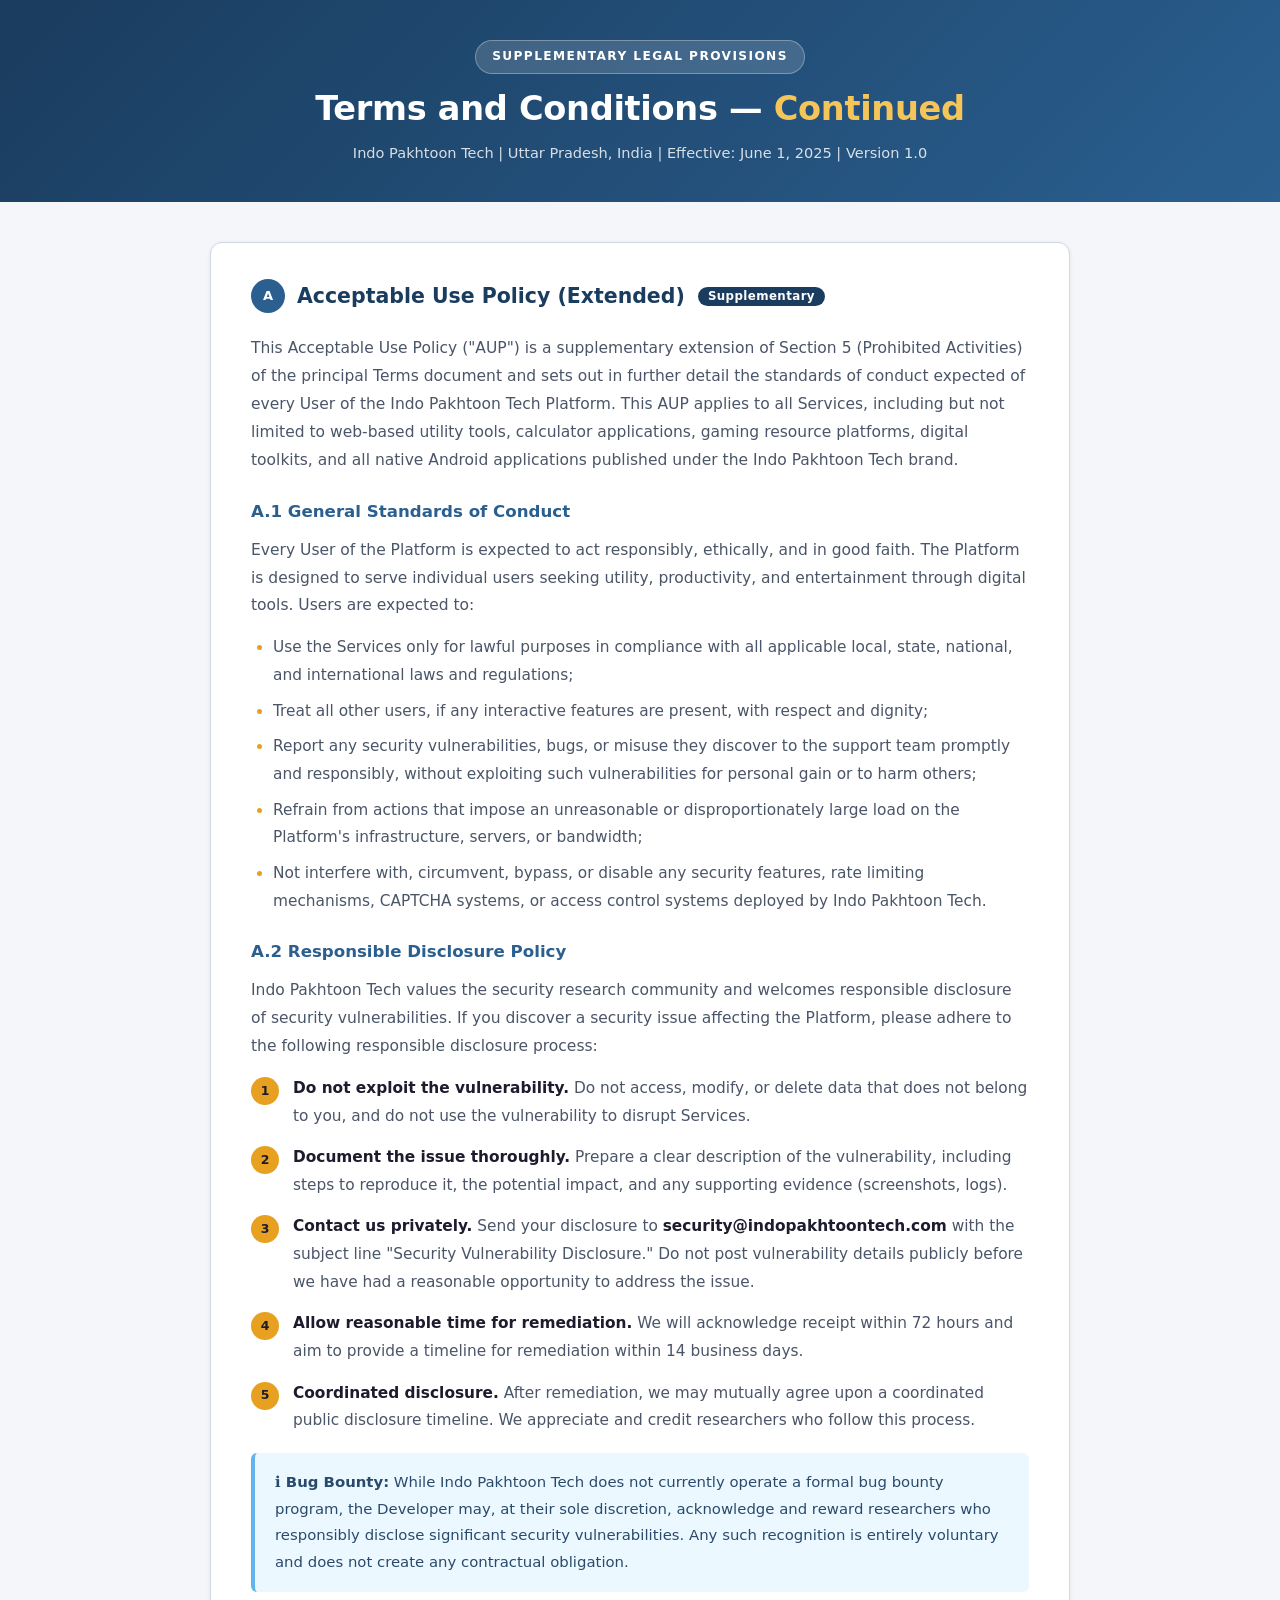
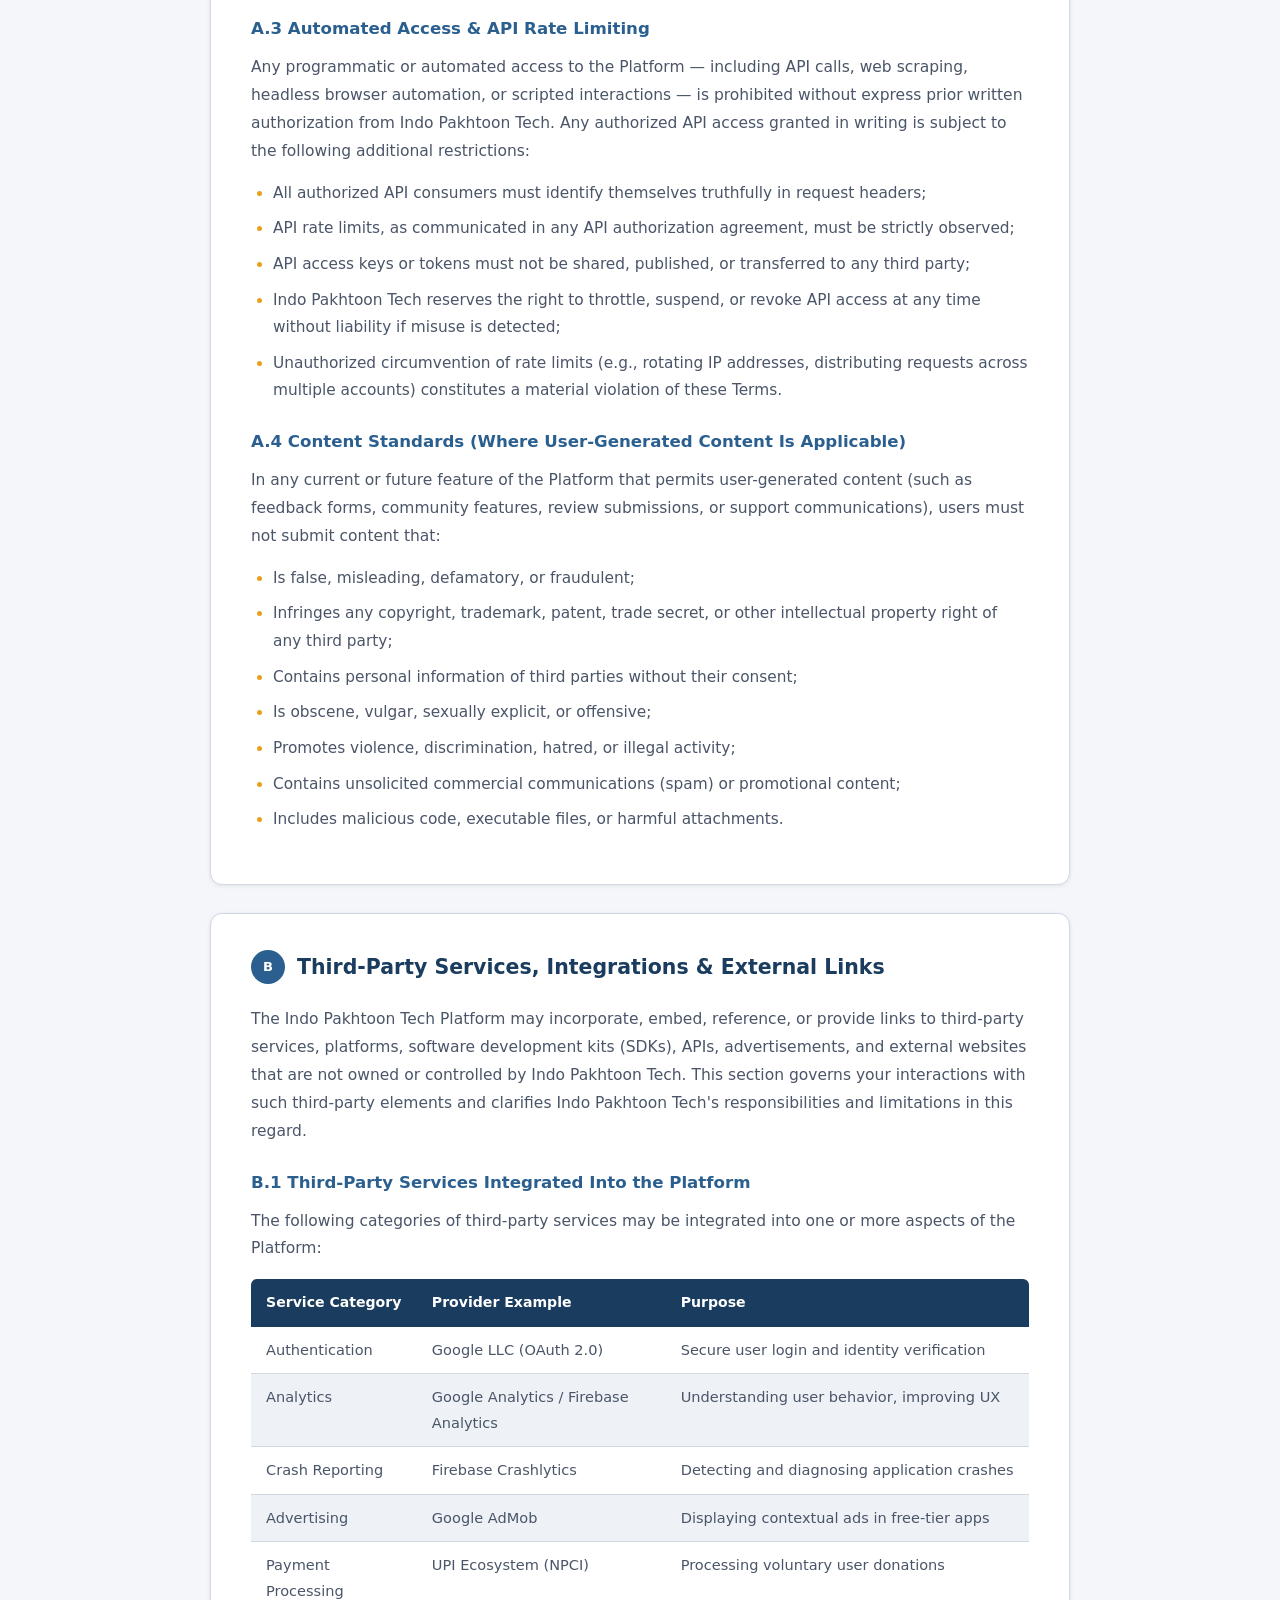
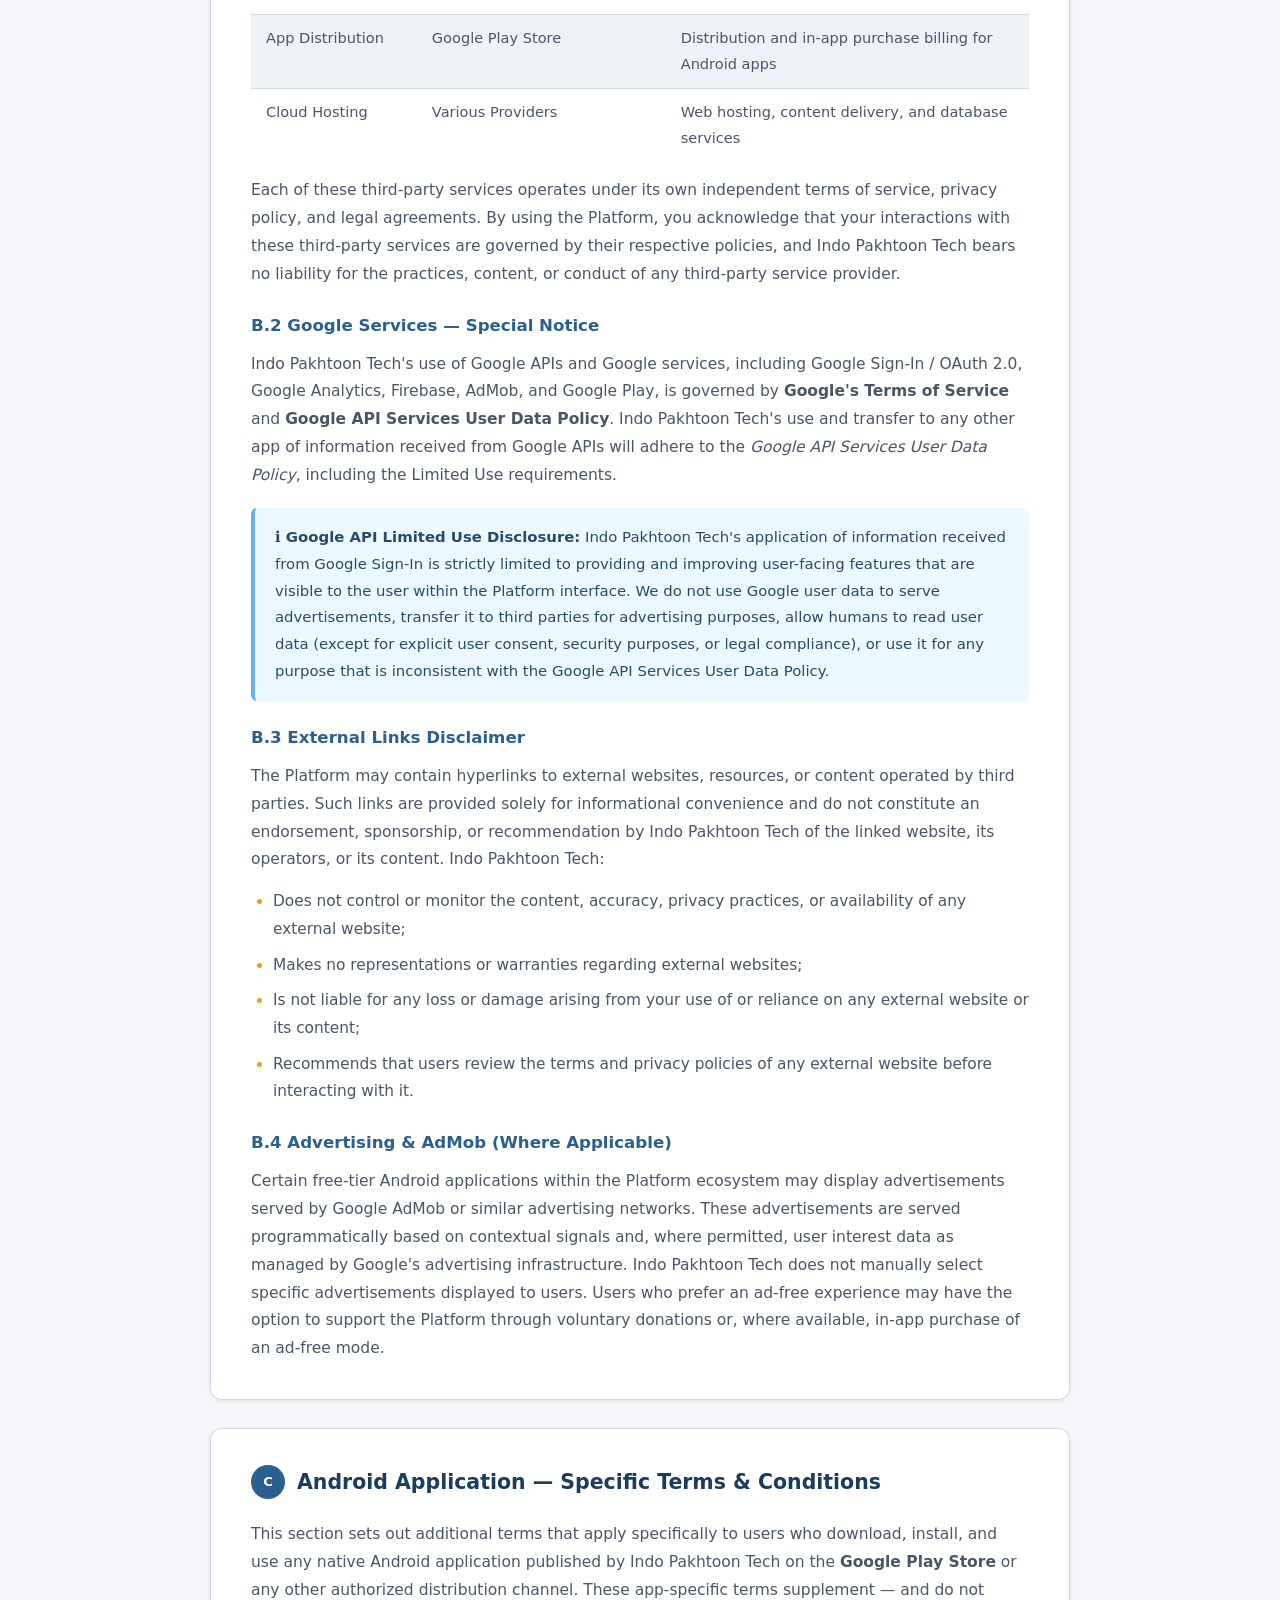
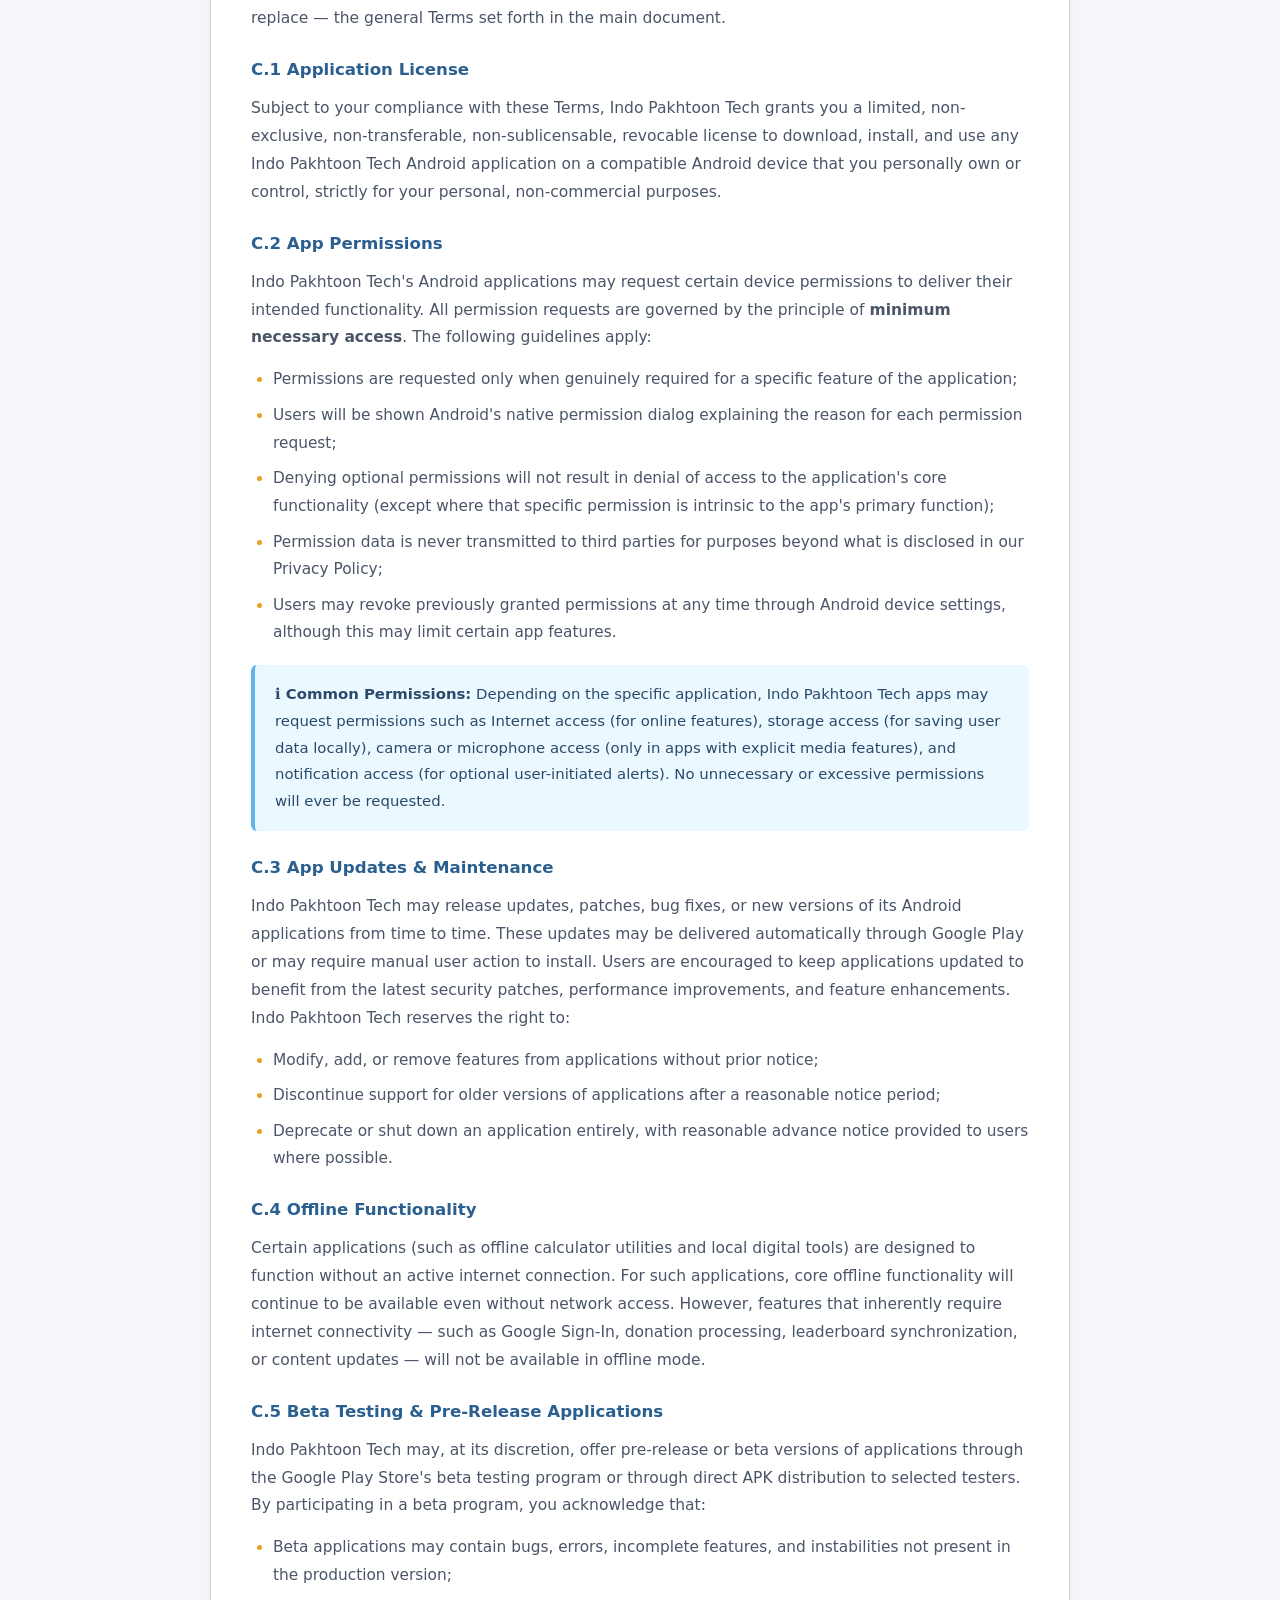
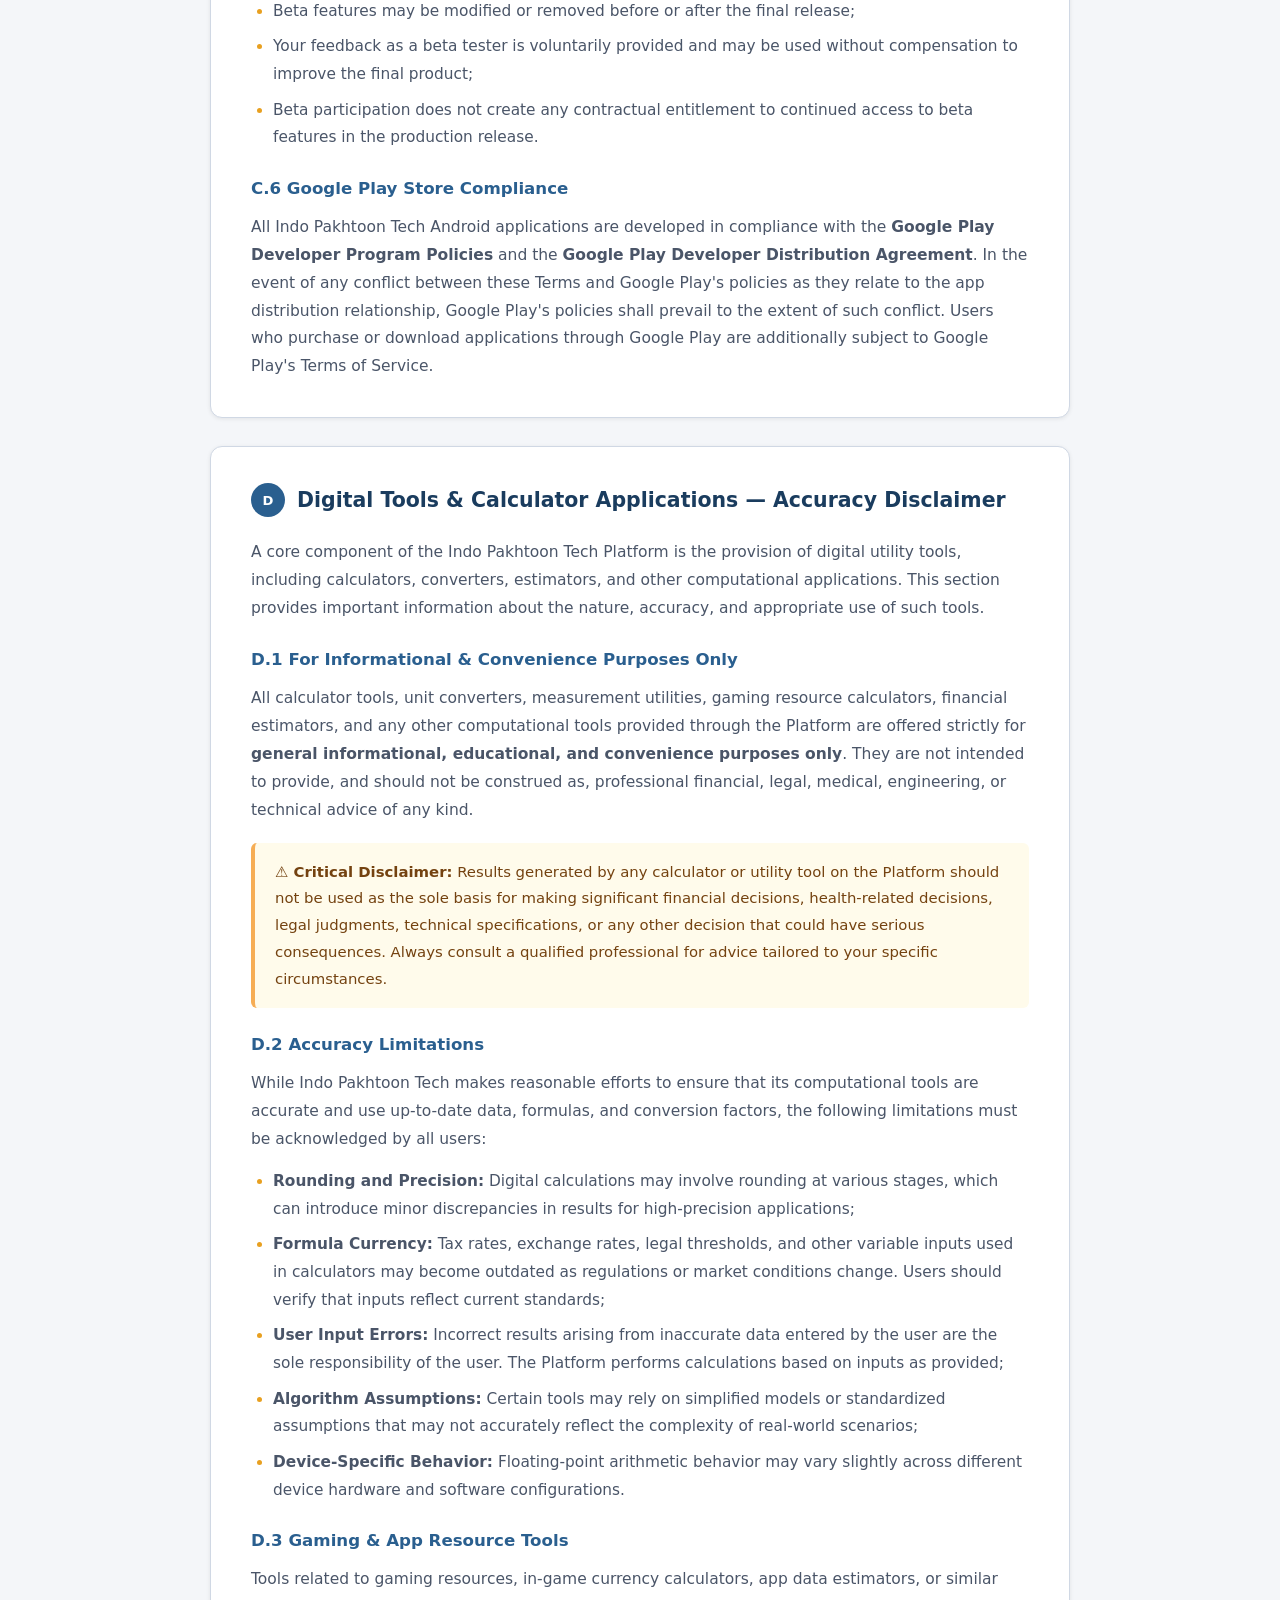
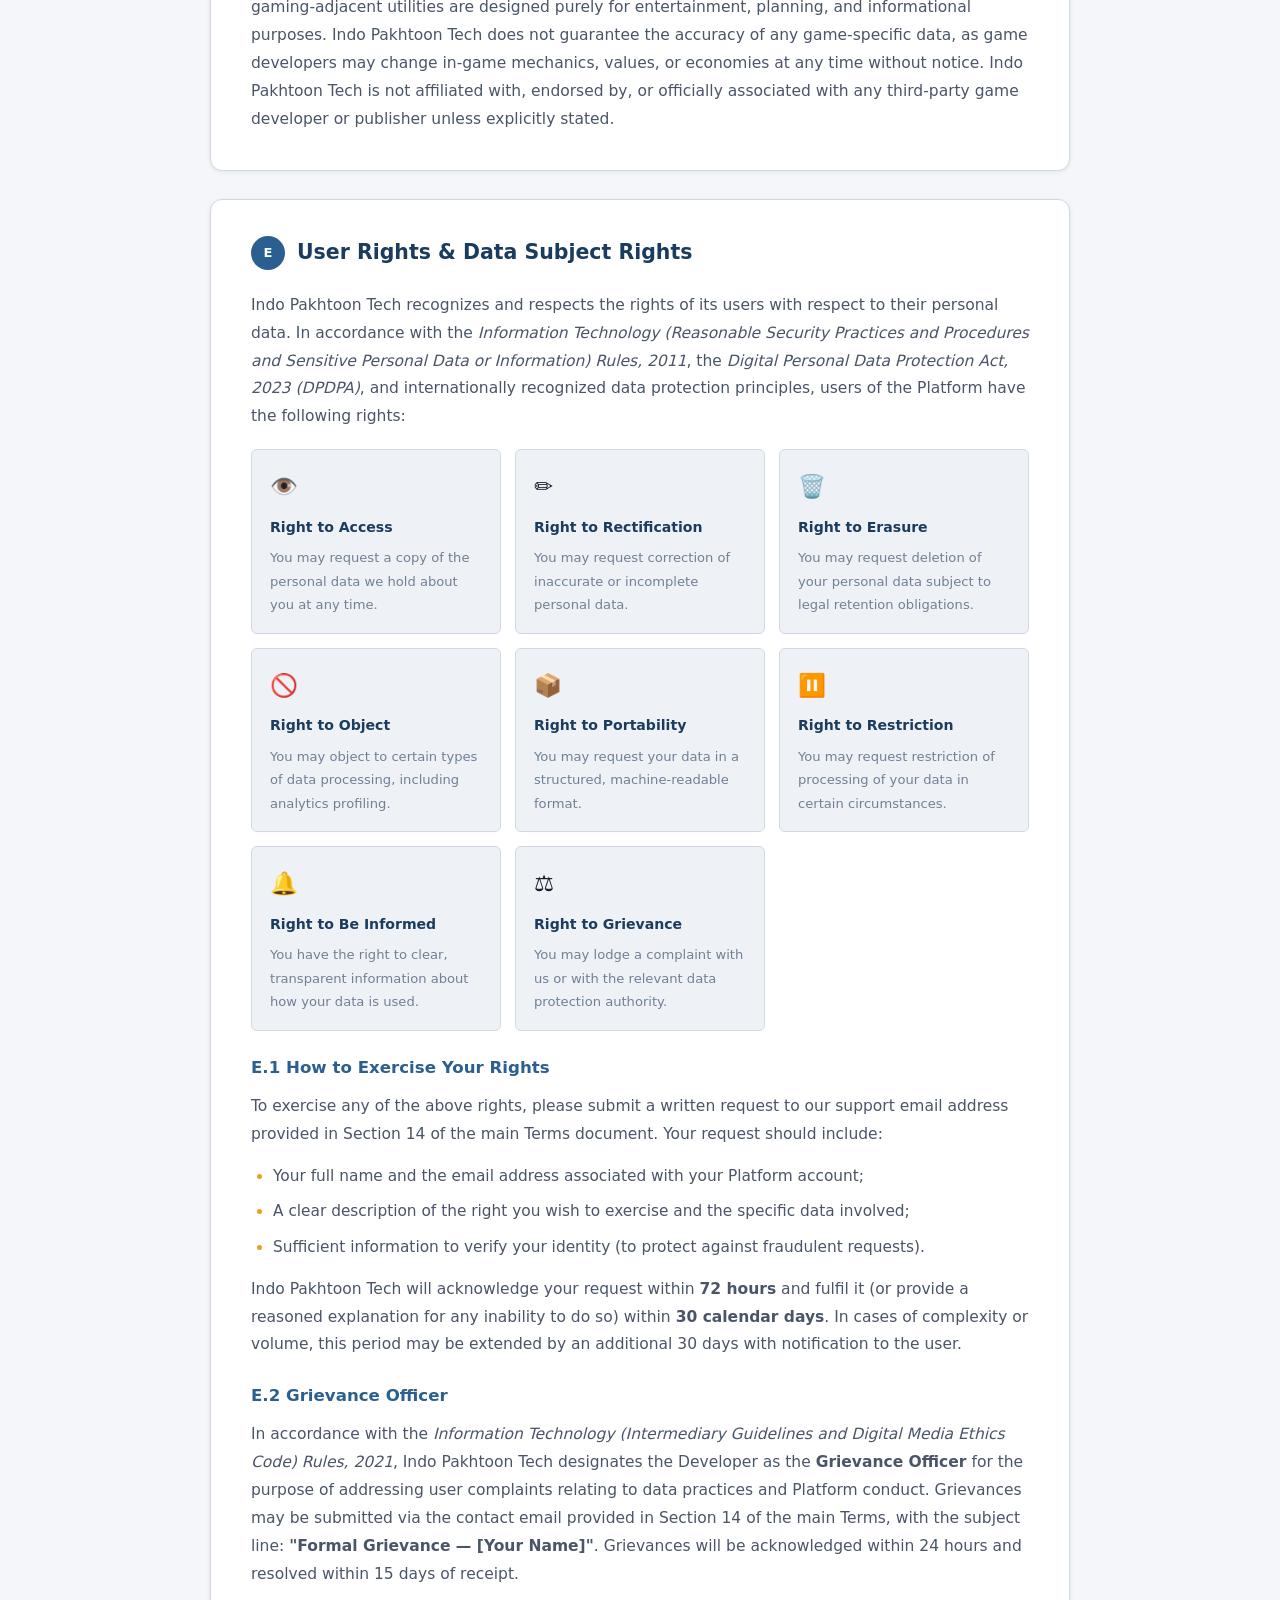
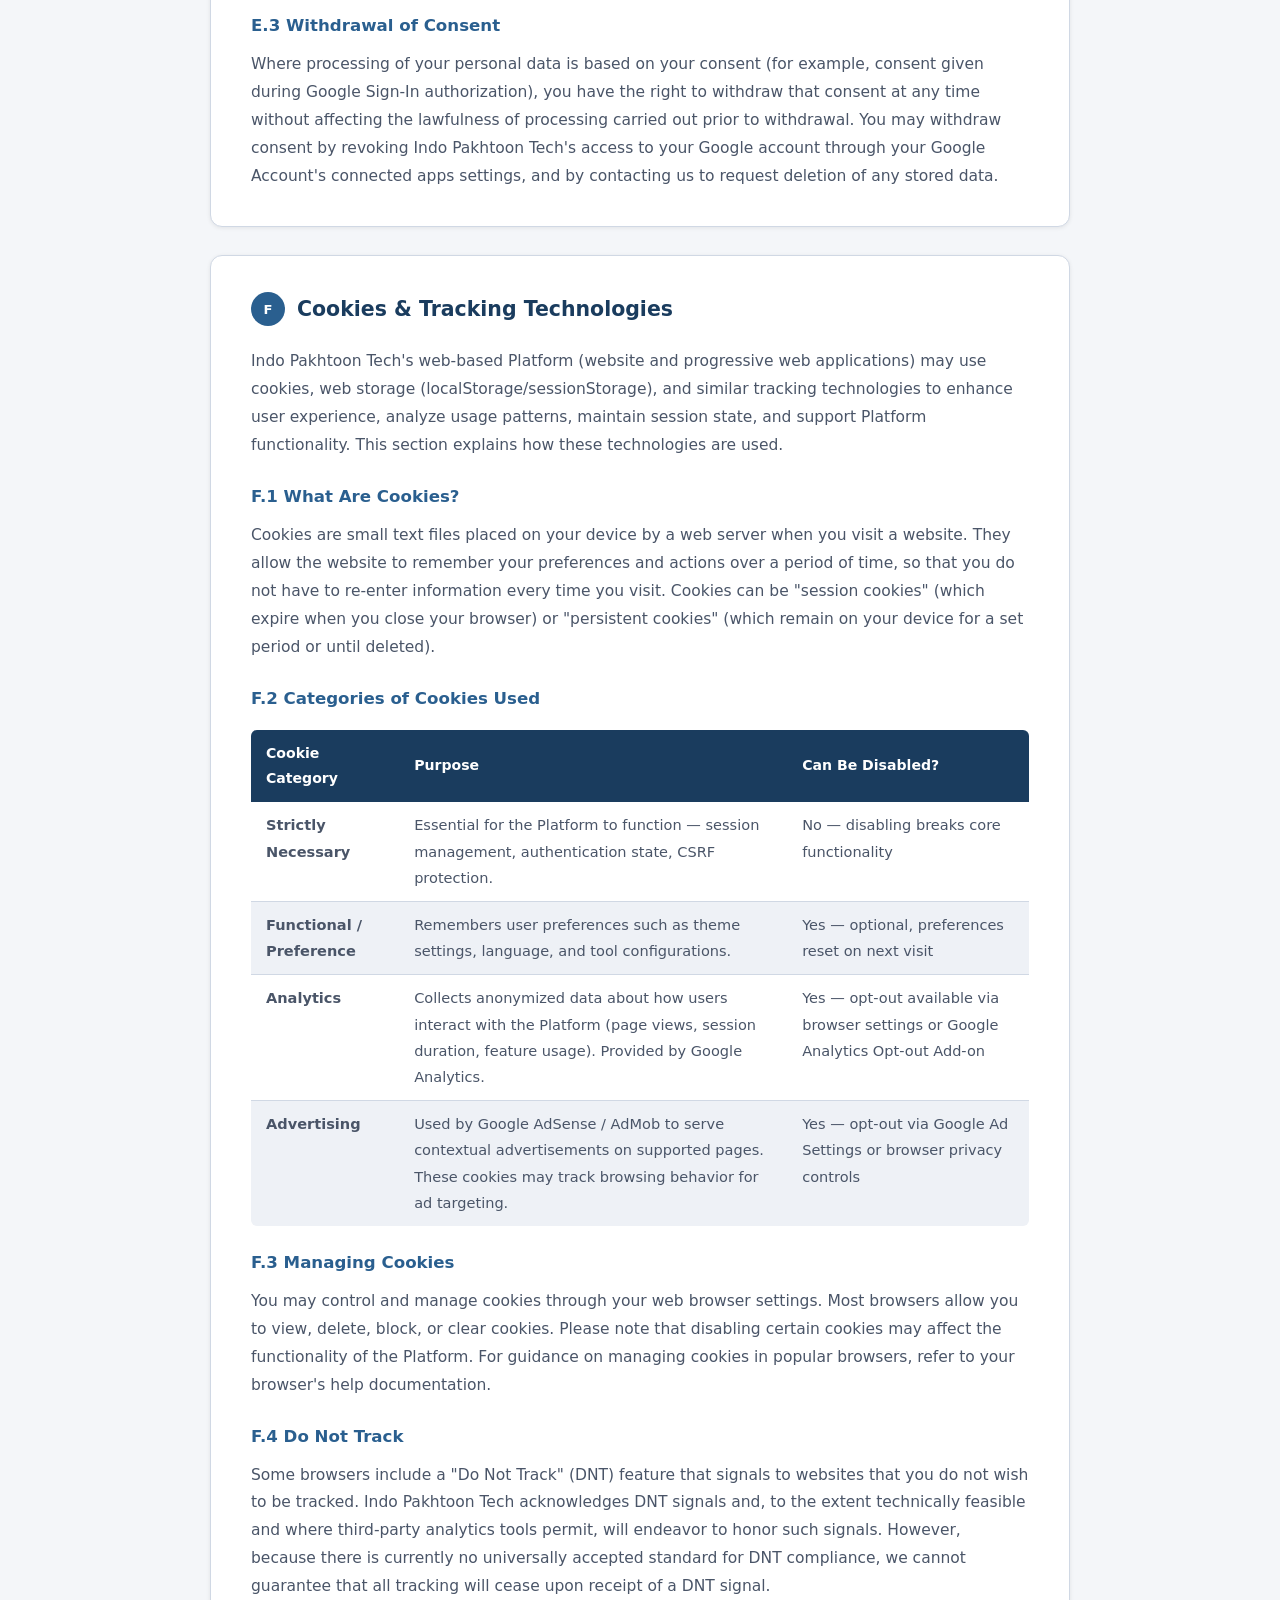
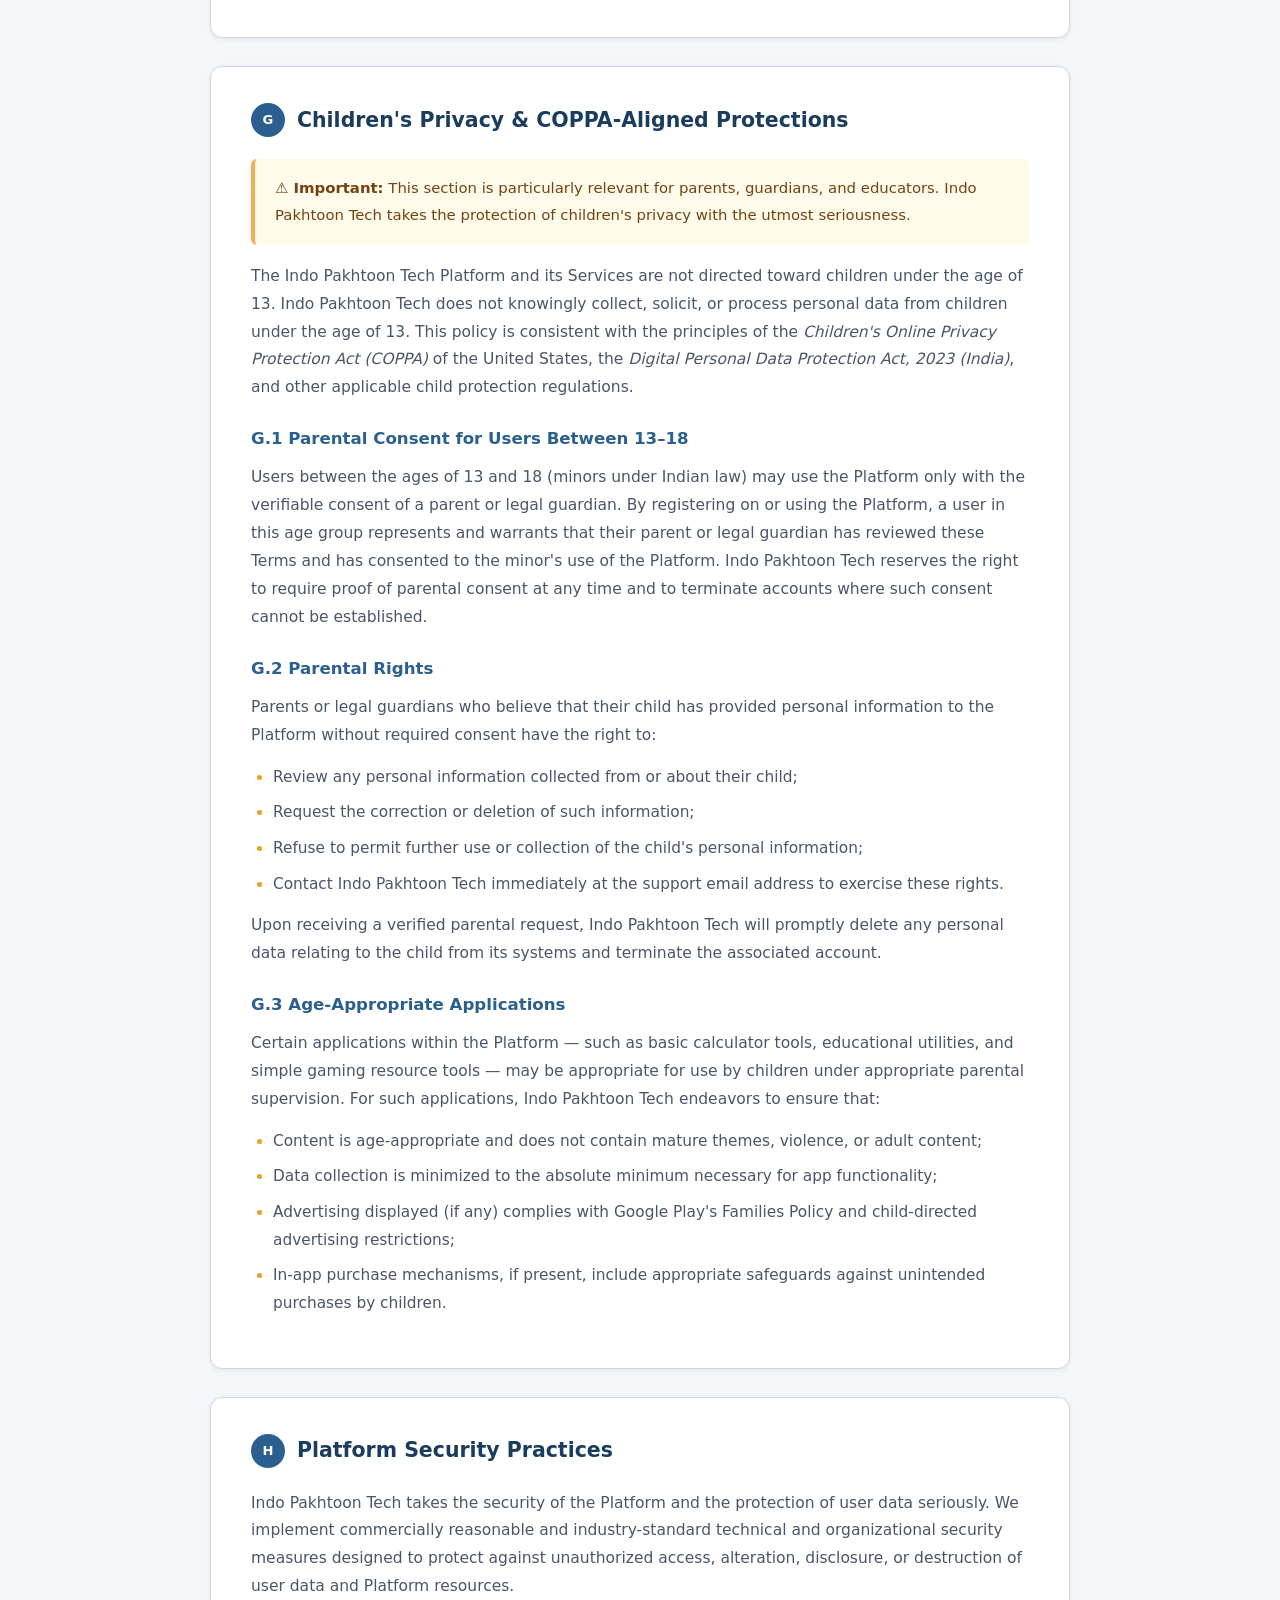
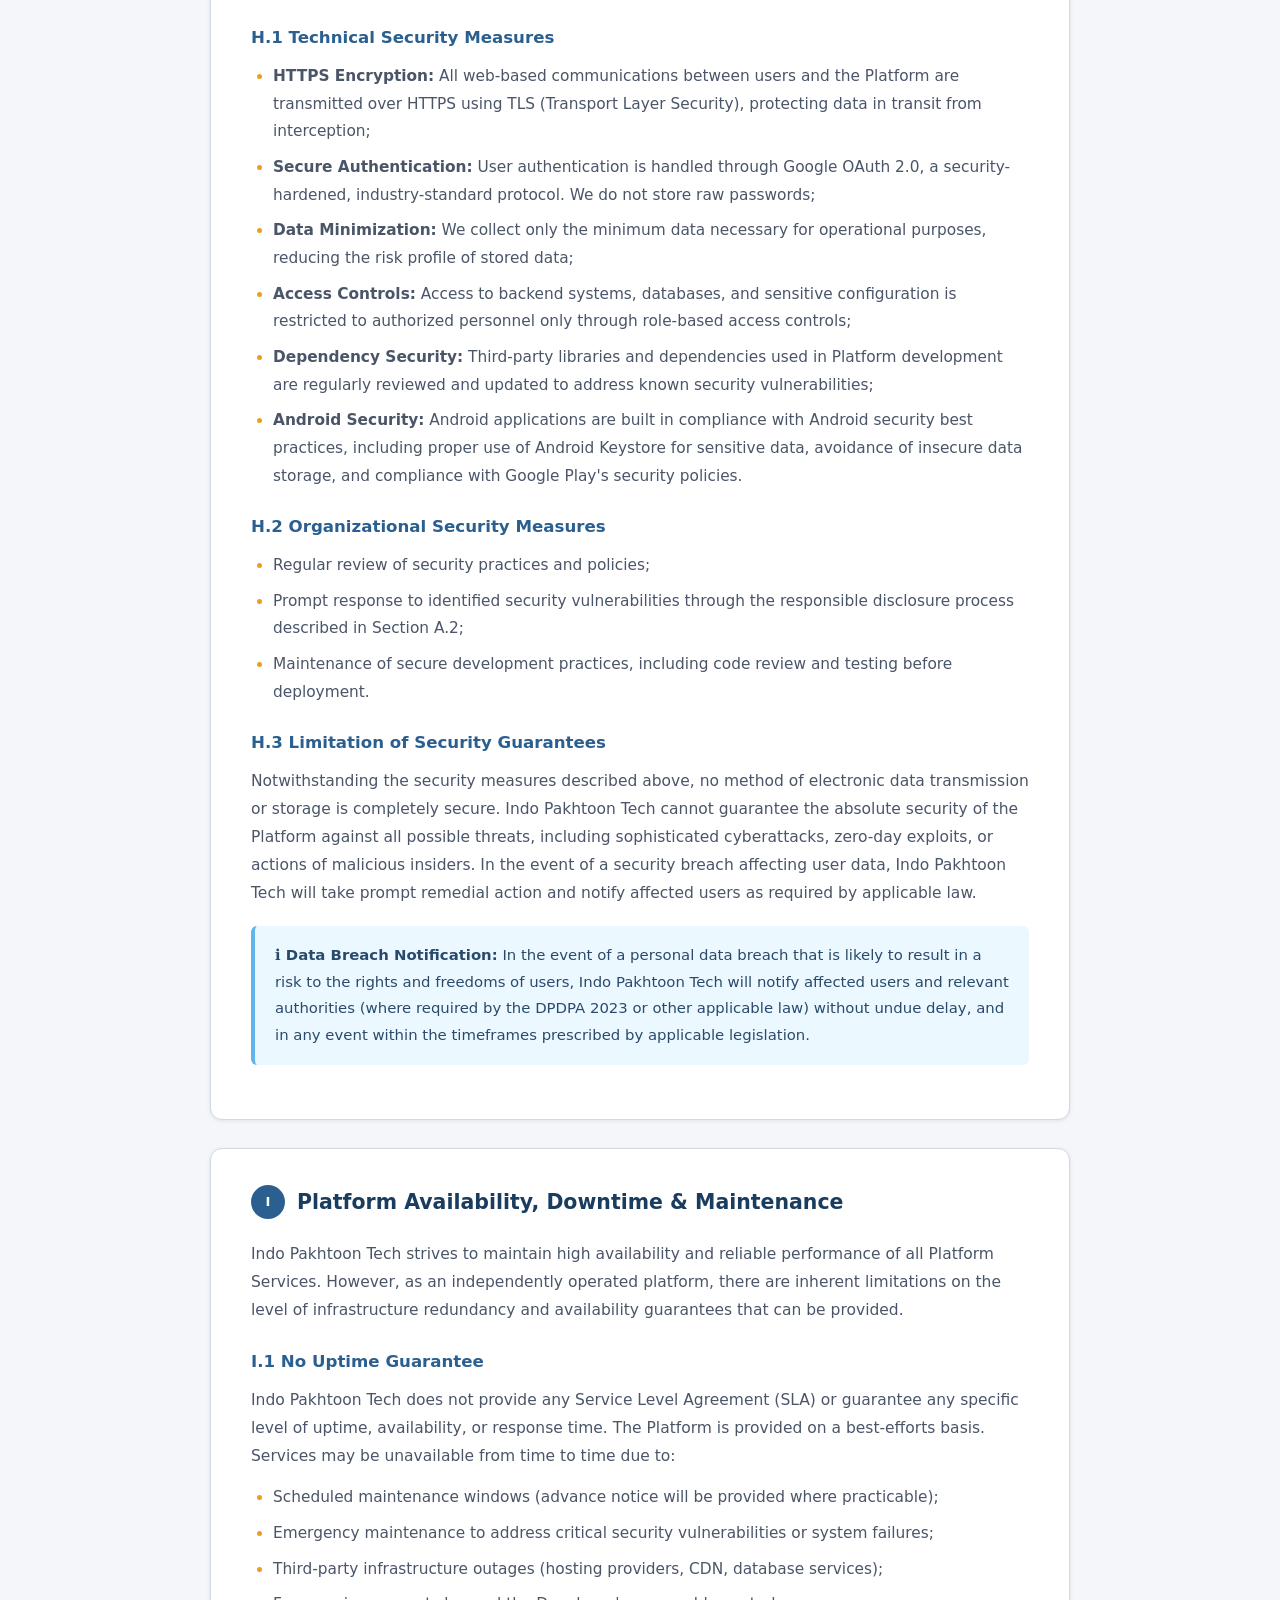
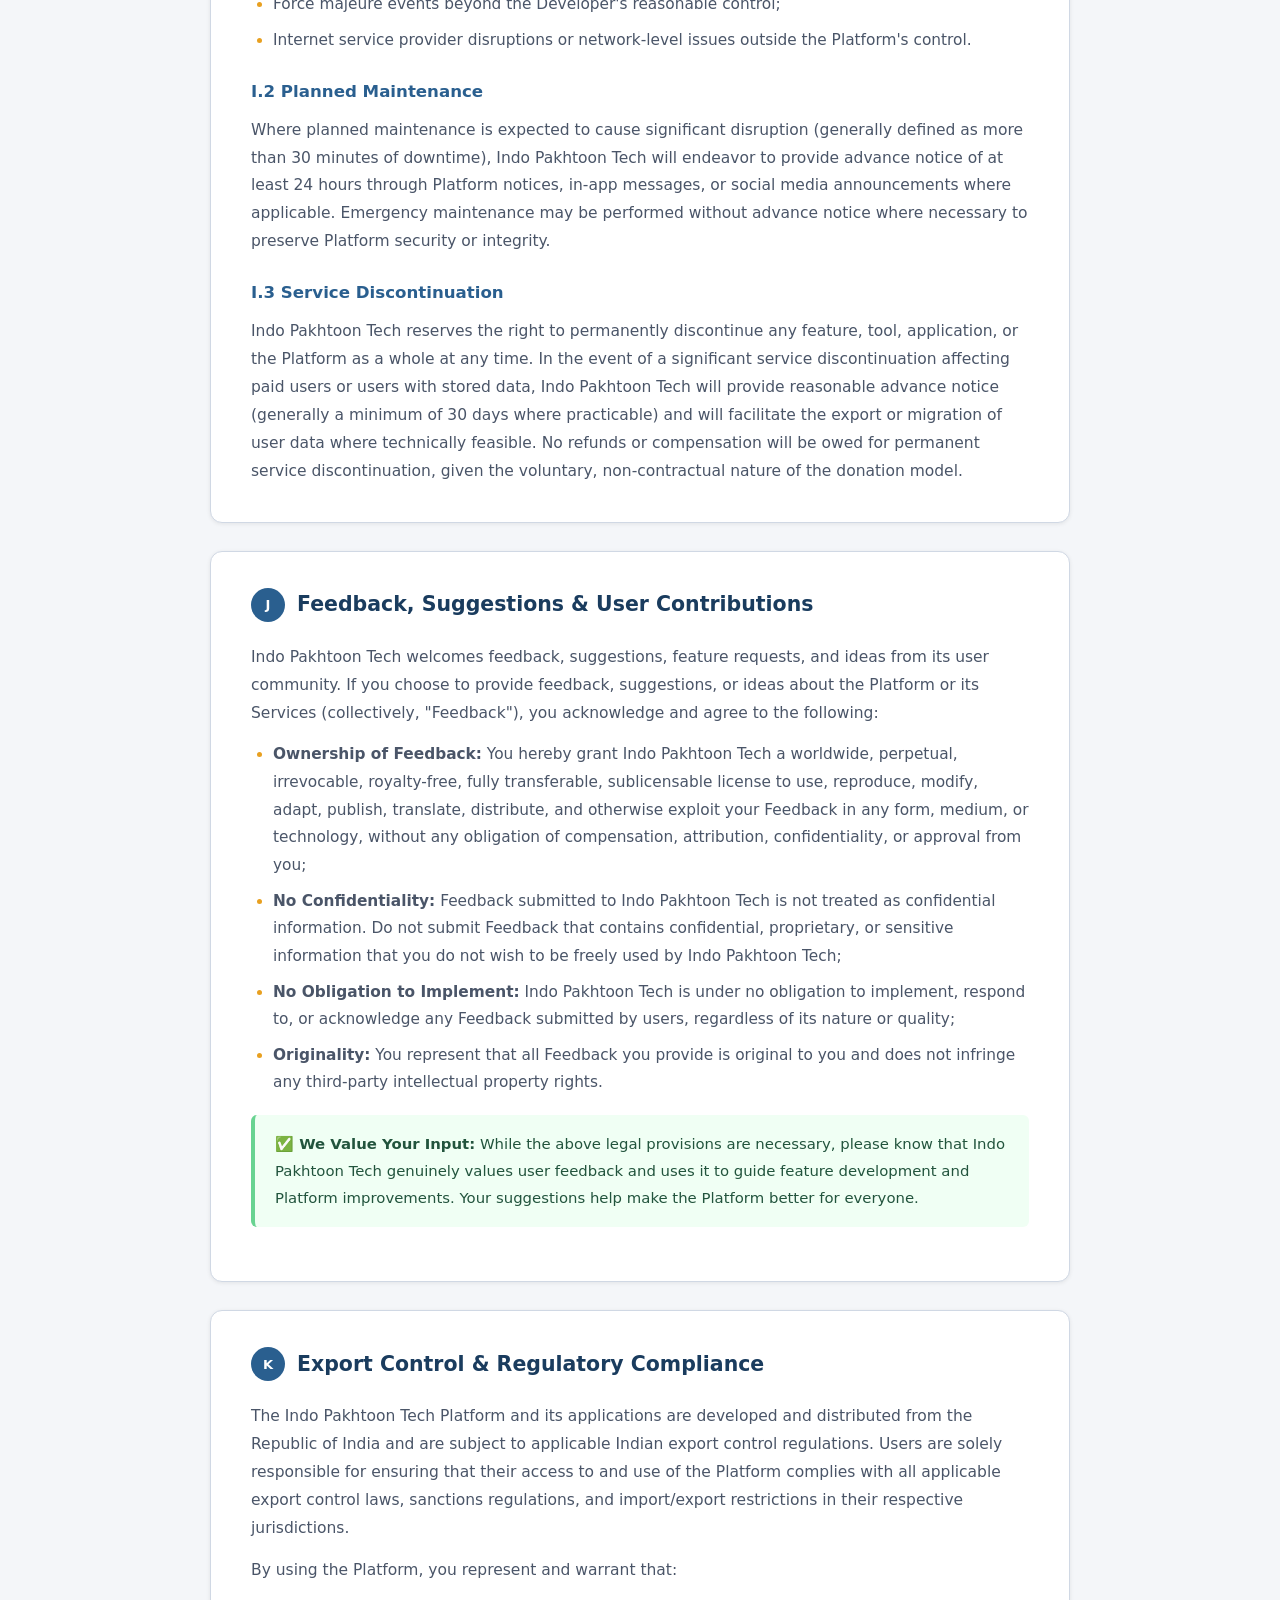
<file: terms.html>
<!DOCTYPE html>
<html lang="en">
<head>
  <meta charset="UTF-8" />
  <meta name="viewport" content="width=device-width, initial-scale=1.0" />
  <meta name="description" content="Extended Terms and Conditions Addendum for Indo Pakhtoon Tech — Additional legal provisions, supplementary policies, and user rights information." />
  <title>Terms and Conditions (Extended) — Indo Pakhtoon Tech</title>
  <style>
    /* ===== RESET & BASE ===== */
    *, *::before, *::after {
      box-sizing: border-box;
      margin: 0;
      padding: 0;
    }

    :root {
      --primary:        #1a3c5e;
      --primary-light:  #2a5f8f;
      --accent:         #e8a020;
      --accent-light:   #f5c55a;
      --bg:             #f4f6f9;
      --surface:        #ffffff;
      --surface-alt:    #eef1f6;
      --text-main:      #1c1c2e;
      --text-muted:     #4a5568;
      --text-light:     #718096;
      --border:         #d0d8e4;
      --success:        #276749;
      --warning-bg:     #fffbeb;
      --warning-border: #f6ad55;
      --info-bg:        #ebf8ff;
      --info-border:    #63b3ed;
      --radius-sm:      6px;
      --radius-md:      12px;
      --radius-lg:      20px;
      --shadow-sm:      0 1px 4px rgba(0,0,0,0.08);
      --shadow-md:      0 4px 20px rgba(0,0,0,0.10);
      --shadow-lg:      0 8px 40px rgba(0,0,0,0.13);
      --font-sans:      'Segoe UI', system-ui, -apple-system, BlinkMacSystemFont, sans-serif;
      --font-mono:      'Courier New', Courier, monospace;
    }

    html { scroll-behavior: smooth; }

    body {
      font-family: var(--font-sans);
      background-color: var(--bg);
      color: var(--text-main);
      line-height: 1.8;
      font-size: 16px;
    }

    /* ===== CONTINUATION BANNER ===== */
    .continuation-banner {
      background: linear-gradient(135deg, var(--primary) 0%, var(--primary-light) 100%);
      color: #ffffff;
      padding: 40px 24px 36px;
      text-align: center;
    }

    .continuation-banner .banner-badge {
      display: inline-block;
      background: rgba(255,255,255,0.15);
      border: 1px solid rgba(255,255,255,0.30);
      border-radius: 50px;
      padding: 5px 16px;
      font-size: 0.76rem;
      letter-spacing: 1.4px;
      text-transform: uppercase;
      font-weight: 600;
      margin-bottom: 14px;
    }

    .continuation-banner h1 {
      font-size: clamp(1.4rem, 4vw, 2.1rem);
      font-weight: 800;
      letter-spacing: -0.3px;
      line-height: 1.25;
    }

    .continuation-banner h1 span { color: var(--accent-light); }

    .continuation-banner p {
      margin-top: 10px;
      font-size: 0.91rem;
      opacity: 0.82;
    }

    /* ===== MAIN ===== */
    main {
      max-width: 900px;
      margin: 0 auto;
      padding: 40px 20px 60px;
    }

    /* ===== SECTION CARDS ===== */
    section {
      background: var(--surface);
      border: 1px solid var(--border);
      border-radius: var(--radius-md);
      padding: 36px 40px;
      margin-bottom: 28px;
      box-shadow: var(--shadow-sm);
      scroll-margin-top: 20px;
      transition: box-shadow 0.25s;
    }

    section:hover { box-shadow: var(--shadow-md); }

    @media (max-width: 640px) {
      section { padding: 22px 16px; }
    }

    .section-number {
      display: inline-flex;
      align-items: center;
      justify-content: center;
      width: 34px;
      height: 34px;
      background: var(--primary);
      color: #fff;
      border-radius: 50%;
      font-size: 0.82rem;
      font-weight: 700;
      margin-right: 12px;
      flex-shrink: 0;
    }

    .section-heading-row {
      display: flex;
      align-items: center;
      margin-bottom: 22px;
    }

    section h2 {
      font-size: 1.28rem;
      font-weight: 700;
      color: var(--primary);
      line-height: 1.3;
    }

    section h3 {
      font-size: 1.04rem;
      font-weight: 700;
      color: var(--primary-light);
      margin: 22px 0 10px;
    }

    section h4 {
      font-size: 0.97rem;
      font-weight: 700;
      color: var(--text-main);
      margin: 16px 0 8px;
    }

    section p {
      color: var(--text-muted);
      margin-bottom: 14px;
      font-size: 0.97rem;
    }

    section p:last-child { margin-bottom: 0; }

    section ul, section ol {
      padding-left: 22px;
      margin-bottom: 14px;
    }

    section ul li, section ol li {
      color: var(--text-muted);
      margin-bottom: 8px;
      font-size: 0.96rem;
    }

    section ul li::marker { color: var(--accent); }
    section ol li::marker { color: var(--primary); font-weight: 700; }

    /* ===== CALLOUT BOXES ===== */
    .callout {
      border-radius: var(--radius-sm);
      padding: 16px 20px;
      margin: 18px 0;
      font-size: 0.93rem;
      border-left: 4px solid;
    }

    .callout-warning {
      background: var(--warning-bg);
      border-color: var(--warning-border);
      color: #744210;
    }

    .callout-info {
      background: var(--info-bg);
      border-color: var(--info-border);
      color: #2a4a6b;
    }

    .callout-success {
      background: #f0fff4;
      border-color: #68d391;
      color: #22543d;
    }

    .callout-danger {
      background: #fff5f5;
      border-color: #fc8181;
      color: #742a2a;
    }

    .callout strong { font-weight: 700; }

    /* ===== POLICY TABLE ===== */
    .policy-table {
      width: 100%;
      border-collapse: collapse;
      font-size: 0.91rem;
      margin: 16px 0;
      border-radius: var(--radius-sm);
      overflow: hidden;
    }

    .policy-table th {
      background: var(--primary);
      color: #fff;
      text-align: left;
      padding: 11px 15px;
      font-weight: 600;
      font-size: 0.88rem;
    }

    .policy-table td {
      padding: 10px 15px;
      border-bottom: 1px solid var(--border);
      color: var(--text-muted);
      vertical-align: top;
    }

    .policy-table tr:nth-child(even) td { background: var(--surface-alt); }
    .policy-table tr:last-child td { border-bottom: none; }

    /* ===== BADGE / CHIP ===== */
    .chip {
      display: inline-block;
      background: var(--primary);
      color: #fff;
      border-radius: 50px;
      padding: 2px 10px;
      font-size: 0.74rem;
      font-weight: 600;
      letter-spacing: 0.4px;
      vertical-align: middle;
      margin-left: 6px;
    }

    .chip-accent  { background: var(--accent); color: #1c1c2e; }
    .chip-success { background: #276749; }
    .chip-danger  { background: #c53030; }

    /* ===== STEP LIST ===== */
    .step-list {
      list-style: none;
      padding: 0;
      margin: 14px 0;
    }

    .step-list li {
      display: flex;
      gap: 14px;
      margin-bottom: 14px;
      align-items: flex-start;
    }

    .step-num {
      display: inline-flex;
      align-items: center;
      justify-content: center;
      min-width: 28px;
      height: 28px;
      background: var(--accent);
      color: #1c1c2e;
      border-radius: 50%;
      font-size: 0.78rem;
      font-weight: 800;
      flex-shrink: 0;
      margin-top: 2px;
    }

    .step-content {
      color: var(--text-muted);
      font-size: 0.96rem;
    }

    .step-content strong { color: var(--text-main); }

    /* ===== HIGHLIGHT BOX ===== */
    .highlight-box {
      background: linear-gradient(135deg, #f0f4ff 0%, #e8f0fe 100%);
      border: 1px solid #c3d3f7;
      border-radius: var(--radius-md);
      padding: 22px 26px;
      margin: 20px 0;
    }

    .highlight-box p {
      color: #2d3a70;
      font-size: 0.96rem;
      margin-bottom: 0;
    }

    .highlight-box strong { color: #1a2c6b; }

    /* ===== DIVIDER ===== */
    hr.fancy {
      border: none;
      height: 2px;
      background: linear-gradient(to right, var(--accent), transparent);
      margin: 24px 0;
      border-radius: 2px;
    }

    hr.light {
      border: none;
      height: 1px;
      background: var(--border);
      margin: 20px 0;
    }

    /* ===== RIGHTS GRID ===== */
    .rights-grid {
      display: grid;
      grid-template-columns: repeat(auto-fill, minmax(220px, 1fr));
      gap: 14px;
      margin: 18px 0;
    }

    .rights-card {
      background: var(--surface-alt);
      border: 1px solid var(--border);
      border-radius: var(--radius-sm);
      padding: 16px 18px;
    }

    .rights-card .rights-icon {
      font-size: 1.4rem;
      margin-bottom: 8px;
      display: block;
    }

    .rights-card h4 {
      font-size: 0.88rem;
      font-weight: 700;
      color: var(--primary);
      margin: 0 0 6px;
    }

    .rights-card p {
      font-size: 0.82rem;
      color: var(--text-light);
      margin: 0;
    }

    /* ===== FOOTER ===== */
    footer {
      background: var(--primary);
      color: rgba(255,255,255,0.75);
      text-align: center;
      padding: 40px 24px 30px;
      font-size: 0.875rem;
      line-height: 1.75;
    }

    footer strong { color: var(--accent-light); }

    footer .footer-brand {
      font-size: 1.12rem;
      font-weight: 800;
      color: #fff;
      letter-spacing: 0.3px;
      margin-bottom: 8px;
      display: block;
    }

    footer .footer-divider {
      height: 1px;
      background: rgba(255,255,255,0.12);
      margin: 18px auto;
      max-width: 500px;
    }

    footer .footer-seal {
      display: inline-block;
      border: 1px solid rgba(255,255,255,0.2);
      border-radius: var(--radius-sm);
      padding: 8px 20px;
      font-size: 0.8rem;
      color: rgba(255,255,255,0.6);
      margin-top: 12px;
      letter-spacing: 0.4px;
    }

    footer .footer-bottom {
      margin-top: 18px;
      font-size: 0.81rem;
      color: rgba(255,255,255,0.50);
      max-width: 780px;
      margin-left: auto;
      margin-right: auto;
    }
  </style>
</head>
<body>

  <!-- ===== CONTINUATION BANNER ===== -->
  <header class="continuation-banner">
    <div class="banner-badge">Supplementary Legal Provisions</div>
    <h1>Terms and Conditions — <span>Continued</span></h1>
    <p>Indo Pakhtoon Tech  |  Uttar Pradesh, India  |  Effective: June 1, 2025  |  Version 1.0</p>
  </header>

  <!-- ===== MAIN ===== -->
  <main>

    <!-- ══════════════════════════════════════════════
         SECTION A — ACCEPTABLE USE POLICY (EXTENDED)
    ══════════════════════════════════════════════ -->
    <section id="sec-aup">
      <div class="section-heading-row">
        <span class="section-number" style="background:#2a5f8f;">A</span>
        <h2>Acceptable Use Policy (Extended) <span class="chip">Supplementary</span></h2>
      </div>

      <p>
        This Acceptable Use Policy ("AUP") is a supplementary extension of Section 5 (Prohibited Activities) of the principal Terms document and sets out in further detail the standards of conduct expected of every User of the Indo Pakhtoon Tech Platform. This AUP applies to all Services, including but not limited to web-based utility tools, calculator applications, gaming resource platforms, digital toolkits, and all native Android applications published under the Indo Pakhtoon Tech brand.
      </p>

      <h3>A.1 General Standards of Conduct</h3>
      <p>
        Every User of the Platform is expected to act responsibly, ethically, and in good faith. The Platform is designed to serve individual users seeking utility, productivity, and entertainment through digital tools. Users are expected to:
      </p>
      <ul>
        <li>Use the Services only for lawful purposes in compliance with all applicable local, state, national, and international laws and regulations;</li>
        <li>Treat all other users, if any interactive features are present, with respect and dignity;</li>
        <li>Report any security vulnerabilities, bugs, or misuse they discover to the support team promptly and responsibly, without exploiting such vulnerabilities for personal gain or to harm others;</li>
        <li>Refrain from actions that impose an unreasonable or disproportionately large load on the Platform's infrastructure, servers, or bandwidth;</li>
        <li>Not interfere with, circumvent, bypass, or disable any security features, rate limiting mechanisms, CAPTCHA systems, or access control systems deployed by Indo Pakhtoon Tech.</li>
      </ul>

      <h3>A.2 Responsible Disclosure Policy</h3>
      <p>
        Indo Pakhtoon Tech values the security research community and welcomes responsible disclosure of security vulnerabilities. If you discover a security issue affecting the Platform, please adhere to the following responsible disclosure process:
      </p>
      <ul class="step-list">
        <li>
          <span class="step-num">1</span>
          <span class="step-content"><strong>Do not exploit the vulnerability.</strong> Do not access, modify, or delete data that does not belong to you, and do not use the vulnerability to disrupt Services.</span>
        </li>
        <li>
          <span class="step-num">2</span>
          <span class="step-content"><strong>Document the issue thoroughly.</strong> Prepare a clear description of the vulnerability, including steps to reproduce it, the potential impact, and any supporting evidence (screenshots, logs).</span>
        </li>
        <li>
          <span class="step-num">3</span>
          <span class="step-content"><strong>Contact us privately.</strong> Send your disclosure to <strong>security@indopakhtoontech.com</strong> with the subject line "Security Vulnerability Disclosure." Do not post vulnerability details publicly before we have had a reasonable opportunity to address the issue.</span>
        </li>
        <li>
          <span class="step-num">4</span>
          <span class="step-content"><strong>Allow reasonable time for remediation.</strong> We will acknowledge receipt within 72 hours and aim to provide a timeline for remediation within 14 business days.</span>
        </li>
        <li>
          <span class="step-num">5</span>
          <span class="step-content"><strong>Coordinated disclosure.</strong> After remediation, we may mutually agree upon a coordinated public disclosure timeline. We appreciate and credit researchers who follow this process.</span>
        </li>
      </ul>

      <div class="callout callout-info">
        <strong>ℹ Bug Bounty:</strong> While Indo Pakhtoon Tech does not currently operate a formal bug bounty program, the Developer may, at their sole discretion, acknowledge and reward researchers who responsibly disclose significant security vulnerabilities. Any such recognition is entirely voluntary and does not create any contractual obligation.
      </div>

      <h3>A.3 Automated Access & API Rate Limiting</h3>
      <p>
        Any programmatic or automated access to the Platform — including API calls, web scraping, headless browser automation, or scripted interactions — is prohibited without express prior written authorization from Indo Pakhtoon Tech. Any authorized API access granted in writing is subject to the following additional restrictions:
      </p>
      <ul>
        <li>All authorized API consumers must identify themselves truthfully in request headers;</li>
        <li>API rate limits, as communicated in any API authorization agreement, must be strictly observed;</li>
        <li>API access keys or tokens must not be shared, published, or transferred to any third party;</li>
        <li>Indo Pakhtoon Tech reserves the right to throttle, suspend, or revoke API access at any time without liability if misuse is detected;</li>
        <li>Unauthorized circumvention of rate limits (e.g., rotating IP addresses, distributing requests across multiple accounts) constitutes a material violation of these Terms.</li>
      </ul>

      <h3>A.4 Content Standards (Where User-Generated Content Is Applicable)</h3>
      <p>
        In any current or future feature of the Platform that permits user-generated content (such as feedback forms, community features, review submissions, or support communications), users must not submit content that:
      </p>
      <ul>
        <li>Is false, misleading, defamatory, or fraudulent;</li>
        <li>Infringes any copyright, trademark, patent, trade secret, or other intellectual property right of any third party;</li>
        <li>Contains personal information of third parties without their consent;</li>
        <li>Is obscene, vulgar, sexually explicit, or offensive;</li>
        <li>Promotes violence, discrimination, hatred, or illegal activity;</li>
        <li>Contains unsolicited commercial communications (spam) or promotional content;</li>
        <li>Includes malicious code, executable files, or harmful attachments.</li>
      </ul>
    </section>


    <!-- ══════════════════════════════════════════════
         SECTION B — THIRD-PARTY SERVICES & INTEGRATIONS
    ══════════════════════════════════════════════ -->
    <section id="sec-thirdparty">
      <div class="section-heading-row">
        <span class="section-number" style="background:#2a5f8f;">B</span>
        <h2>Third-Party Services, Integrations & External Links</h2>
      </div>

      <p>
        The Indo Pakhtoon Tech Platform may incorporate, embed, reference, or provide links to third-party services, platforms, software development kits (SDKs), APIs, advertisements, and external websites that are not owned or controlled by Indo Pakhtoon Tech. This section governs your interactions with such third-party elements and clarifies Indo Pakhtoon Tech's responsibilities and limitations in this regard.
      </p>

      <h3>B.1 Third-Party Services Integrated Into the Platform</h3>
      <p>
        The following categories of third-party services may be integrated into one or more aspects of the Platform:
      </p>

      <table class="policy-table">
        <thead>
          <tr>
            <th>Service Category</th>
            <th>Provider Example</th>
            <th>Purpose</th>
          </tr>
        </thead>
        <tbody>
          <tr>
            <td>Authentication</td>
            <td>Google LLC (OAuth 2.0)</td>
            <td>Secure user login and identity verification</td>
          </tr>
          <tr>
            <td>Analytics</td>
            <td>Google Analytics / Firebase Analytics</td>
            <td>Understanding user behavior, improving UX</td>
          </tr>
          <tr>
            <td>Crash Reporting</td>
            <td>Firebase Crashlytics</td>
            <td>Detecting and diagnosing application crashes</td>
          </tr>
          <tr>
            <td>Advertising</td>
            <td>Google AdMob</td>
            <td>Displaying contextual ads in free-tier apps</td>
          </tr>
          <tr>
            <td>Payment Processing</td>
            <td>UPI Ecosystem (NPCI)</td>
            <td>Processing voluntary user donations</td>
          </tr>
          <tr>
            <td>App Distribution</td>
            <td>Google Play Store</td>
            <td>Distribution and in-app purchase billing for Android apps</td>
          </tr>
          <tr>
            <td>Cloud Hosting</td>
            <td>Various Providers</td>
            <td>Web hosting, content delivery, and database services</td>
          </tr>
        </tbody>
      </table>

      <p>
        Each of these third-party services operates under its own independent terms of service, privacy policy, and legal agreements. By using the Platform, you acknowledge that your interactions with these third-party services are governed by their respective policies, and Indo Pakhtoon Tech bears no liability for the practices, content, or conduct of any third-party service provider.
      </p>

      <h3>B.2 Google Services — Special Notice</h3>
      <p>
        Indo Pakhtoon Tech's use of Google APIs and Google services, including Google Sign-In / OAuth 2.0, Google Analytics, Firebase, AdMob, and Google Play, is governed by <strong>Google's Terms of Service</strong> and <strong>Google API Services User Data Policy</strong>. Indo Pakhtoon Tech's use and transfer to any other app of information received from Google APIs will adhere to the <em>Google API Services User Data Policy</em>, including the Limited Use requirements.
      </p>

      <div class="callout callout-info">
        <strong>ℹ Google API Limited Use Disclosure:</strong> Indo Pakhtoon Tech's application of information received from Google Sign-In is strictly limited to providing and improving user-facing features that are visible to the user within the Platform interface. We do not use Google user data to serve advertisements, transfer it to third parties for advertising purposes, allow humans to read user data (except for explicit user consent, security purposes, or legal compliance), or use it for any purpose that is inconsistent with the Google API Services User Data Policy.
      </div>

      <h3>B.3 External Links Disclaimer</h3>
      <p>
        The Platform may contain hyperlinks to external websites, resources, or content operated by third parties. Such links are provided solely for informational convenience and do not constitute an endorsement, sponsorship, or recommendation by Indo Pakhtoon Tech of the linked website, its operators, or its content. Indo Pakhtoon Tech:
      </p>
      <ul>
        <li>Does not control or monitor the content, accuracy, privacy practices, or availability of any external website;</li>
        <li>Makes no representations or warranties regarding external websites;</li>
        <li>Is not liable for any loss or damage arising from your use of or reliance on any external website or its content;</li>
        <li>Recommends that users review the terms and privacy policies of any external website before interacting with it.</li>
      </ul>

      <h3>B.4 Advertising & AdMob (Where Applicable)</h3>
      <p>
        Certain free-tier Android applications within the Platform ecosystem may display advertisements served by Google AdMob or similar advertising networks. These advertisements are served programmatically based on contextual signals and, where permitted, user interest data as managed by Google's advertising infrastructure. Indo Pakhtoon Tech does not manually select specific advertisements displayed to users. Users who prefer an ad-free experience may have the option to support the Platform through voluntary donations or, where available, in-app purchase of an ad-free mode.
      </p>
    </section>


    <!-- ══════════════════════════════════════════════
         SECTION C — ANDROID APP SPECIFIC TERMS
    ══════════════════════════════════════════════ -->
    <section id="sec-android">
      <div class="section-heading-row">
        <span class="section-number" style="background:#2a5f8f;">C</span>
        <h2>Android Application — Specific Terms & Conditions</h2>
      </div>

      <p>
        This section sets out additional terms that apply specifically to users who download, install, and use any native Android application published by Indo Pakhtoon Tech on the <strong>Google Play Store</strong> or any other authorized distribution channel. These app-specific terms supplement — and do not replace — the general Terms set forth in the main document.
      </p>

      <h3>C.1 Application License</h3>
      <p>
        Subject to your compliance with these Terms, Indo Pakhtoon Tech grants you a limited, non-exclusive, non-transferable, non-sublicensable, revocable license to download, install, and use any Indo Pakhtoon Tech Android application on a compatible Android device that you personally own or control, strictly for your personal, non-commercial purposes.
      </p>

      <h3>C.2 App Permissions</h3>
      <p>
        Indo Pakhtoon Tech's Android applications may request certain device permissions to deliver their intended functionality. All permission requests are governed by the principle of <strong>minimum necessary access</strong>. The following guidelines apply:
      </p>
      <ul>
        <li>Permissions are requested only when genuinely required for a specific feature of the application;</li>
        <li>Users will be shown Android's native permission dialog explaining the reason for each permission request;</li>
        <li>Denying optional permissions will not result in denial of access to the application's core functionality (except where that specific permission is intrinsic to the app's primary function);</li>
        <li>Permission data is never transmitted to third parties for purposes beyond what is disclosed in our Privacy Policy;</li>
        <li>Users may revoke previously granted permissions at any time through Android device settings, although this may limit certain app features.</li>
      </ul>

      <div class="callout callout-info">
        <strong>ℹ Common Permissions:</strong> Depending on the specific application, Indo Pakhtoon Tech apps may request permissions such as Internet access (for online features), storage access (for saving user data locally), camera or microphone access (only in apps with explicit media features), and notification access (for optional user-initiated alerts). No unnecessary or excessive permissions will ever be requested.
      </div>

      <h3>C.3 App Updates & Maintenance</h3>
      <p>
        Indo Pakhtoon Tech may release updates, patches, bug fixes, or new versions of its Android applications from time to time. These updates may be delivered automatically through Google Play or may require manual user action to install. Users are encouraged to keep applications updated to benefit from the latest security patches, performance improvements, and feature enhancements. Indo Pakhtoon Tech reserves the right to:
      </p>
      <ul>
        <li>Modify, add, or remove features from applications without prior notice;</li>
        <li>Discontinue support for older versions of applications after a reasonable notice period;</li>
        <li>Deprecate or shut down an application entirely, with reasonable advance notice provided to users where possible.</li>
      </ul>

      <h3>C.4 Offline Functionality</h3>
      <p>
        Certain applications (such as offline calculator utilities and local digital tools) are designed to function without an active internet connection. For such applications, core offline functionality will continue to be available even without network access. However, features that inherently require internet connectivity — such as Google Sign-In, donation processing, leaderboard synchronization, or content updates — will not be available in offline mode.
      </p>

      <h3>C.5 Beta Testing & Pre-Release Applications</h3>
      <p>
        Indo Pakhtoon Tech may, at its discretion, offer pre-release or beta versions of applications through the Google Play Store's beta testing program or through direct APK distribution to selected testers. By participating in a beta program, you acknowledge that:
      </p>
      <ul>
        <li>Beta applications may contain bugs, errors, incomplete features, and instabilities not present in the production version;</li>
        <li>Beta features may be modified or removed before or after the final release;</li>
        <li>Your feedback as a beta tester is voluntarily provided and may be used without compensation to improve the final product;</li>
        <li>Beta participation does not create any contractual entitlement to continued access to beta features in the production release.</li>
      </ul>

      <h3>C.6 Google Play Store Compliance</h3>
      <p>
        All Indo Pakhtoon Tech Android applications are developed in compliance with the <strong>Google Play Developer Program Policies</strong> and the <strong>Google Play Developer Distribution Agreement</strong>. In the event of any conflict between these Terms and Google Play's policies as they relate to the app distribution relationship, Google Play's policies shall prevail to the extent of such conflict. Users who purchase or download applications through Google Play are additionally subject to Google Play's Terms of Service.
      </p>
    </section>


    <!-- ══════════════════════════════════════════════
         SECTION D — DIGITAL TOOLS & CALCULATOR DISCLAIMER
    ══════════════════════════════════════════════ -->
    <section id="sec-tools">
      <div class="section-heading-row">
        <span class="section-number" style="background:#2a5f8f;">D</span>
        <h2>Digital Tools & Calculator Applications — Accuracy Disclaimer</h2>
      </div>

      <p>
        A core component of the Indo Pakhtoon Tech Platform is the provision of digital utility tools, including calculators, converters, estimators, and other computational applications. This section provides important information about the nature, accuracy, and appropriate use of such tools.
      </p>

      <h3>D.1 For Informational & Convenience Purposes Only</h3>
      <p>
        All calculator tools, unit converters, measurement utilities, gaming resource calculators, financial estimators, and any other computational tools provided through the Platform are offered strictly for <strong>general informational, educational, and convenience purposes only</strong>. They are not intended to provide, and should not be construed as, professional financial, legal, medical, engineering, or technical advice of any kind.
      </p>

      <div class="callout callout-warning">
        <strong>⚠ Critical Disclaimer:</strong> Results generated by any calculator or utility tool on the Platform should not be used as the sole basis for making significant financial decisions, health-related decisions, legal judgments, technical specifications, or any other decision that could have serious consequences. Always consult a qualified professional for advice tailored to your specific circumstances.
      </div>

      <h3>D.2 Accuracy Limitations</h3>
      <p>
        While Indo Pakhtoon Tech makes reasonable efforts to ensure that its computational tools are accurate and use up-to-date data, formulas, and conversion factors, the following limitations must be acknowledged by all users:
      </p>
      <ul>
        <li><strong>Rounding and Precision:</strong> Digital calculations may involve rounding at various stages, which can introduce minor discrepancies in results for high-precision applications;</li>
        <li><strong>Formula Currency:</strong> Tax rates, exchange rates, legal thresholds, and other variable inputs used in calculators may become outdated as regulations or market conditions change. Users should verify that inputs reflect current standards;</li>
        <li><strong>User Input Errors:</strong> Incorrect results arising from inaccurate data entered by the user are the sole responsibility of the user. The Platform performs calculations based on inputs as provided;</li>
        <li><strong>Algorithm Assumptions:</strong> Certain tools may rely on simplified models or standardized assumptions that may not accurately reflect the complexity of real-world scenarios;</li>
        <li><strong>Device-Specific Behavior:</strong> Floating-point arithmetic behavior may vary slightly across different device hardware and software configurations.</li>
      </ul>

      <h3>D.3 Gaming & App Resource Tools</h3>
      <p>
        Tools related to gaming resources, in-game currency calculators, app data estimators, or similar gaming-adjacent utilities are designed purely for entertainment, planning, and informational purposes. Indo Pakhtoon Tech does not guarantee the accuracy of any game-specific data, as game developers may change in-game mechanics, values, or economies at any time without notice. Indo Pakhtoon Tech is not affiliated with, endorsed by, or officially associated with any third-party game developer or publisher unless explicitly stated.
      </p>
    </section>


    <!-- ══════════════════════════════════════════════
         SECTION E — USER RIGHTS & DATA SUBJECT RIGHTS
    ══════════════════════════════════════════════ -->
    <section id="sec-userrights">
      <div class="section-heading-row">
        <span class="section-number" style="background:#2a5f8f;">E</span>
        <h2>User Rights & Data Subject Rights</h2>
      </div>

      <p>
        Indo Pakhtoon Tech recognizes and respects the rights of its users with respect to their personal data. In accordance with the <em>Information Technology (Reasonable Security Practices and Procedures and Sensitive Personal Data or Information) Rules, 2011</em>, the <em>Digital Personal Data Protection Act, 2023 (DPDPA)</em>, and internationally recognized data protection principles, users of the Platform have the following rights:
      </p>

      <div class="rights-grid">
        <div class="rights-card">
          <span class="rights-icon">👁️</span>
          <h4>Right to Access</h4>
          <p>You may request a copy of the personal data we hold about you at any time.</p>
        </div>
        <div class="rights-card">
          <span class="rights-icon">✏️</span>
          <h4>Right to Rectification</h4>
          <p>You may request correction of inaccurate or incomplete personal data.</p>
        </div>
        <div class="rights-card">
          <span class="rights-icon">🗑️</span>
          <h4>Right to Erasure</h4>
          <p>You may request deletion of your personal data subject to legal retention obligations.</p>
        </div>
        <div class="rights-card">
          <span class="rights-icon">🚫</span>
          <h4>Right to Object</h4>
          <p>You may object to certain types of data processing, including analytics profiling.</p>
        </div>
        <div class="rights-card">
          <span class="rights-icon">📦</span>
          <h4>Right to Portability</h4>
          <p>You may request your data in a structured, machine-readable format.</p>
        </div>
        <div class="rights-card">
          <span class="rights-icon">⏸️</span>
          <h4>Right to Restriction</h4>
          <p>You may request restriction of processing of your data in certain circumstances.</p>
        </div>
        <div class="rights-card">
          <span class="rights-icon">🔔</span>
          <h4>Right to Be Informed</h4>
          <p>You have the right to clear, transparent information about how your data is used.</p>
        </div>
        <div class="rights-card">
          <span class="rights-icon">⚖️</span>
          <h4>Right to Grievance</h4>
          <p>You may lodge a complaint with us or with the relevant data protection authority.</p>
        </div>
      </div>

      <h3>E.1 How to Exercise Your Rights</h3>
      <p>
        To exercise any of the above rights, please submit a written request to our support email address provided in Section 14 of the main Terms document. Your request should include:
      </p>
      <ul>
        <li>Your full name and the email address associated with your Platform account;</li>
        <li>A clear description of the right you wish to exercise and the specific data involved;</li>
        <li>Sufficient information to verify your identity (to protect against fraudulent requests).</li>
      </ul>
      <p>
        Indo Pakhtoon Tech will acknowledge your request within <strong>72 hours</strong> and fulfil it (or provide a reasoned explanation for any inability to do so) within <strong>30 calendar days</strong>. In cases of complexity or volume, this period may be extended by an additional 30 days with notification to the user.
      </p>

      <h3>E.2 Grievance Officer</h3>
      <p>
        In accordance with the <em>Information Technology (Intermediary Guidelines and Digital Media Ethics Code) Rules, 2021</em>, Indo Pakhtoon Tech designates the Developer as the <strong>Grievance Officer</strong> for the purpose of addressing user complaints relating to data practices and Platform conduct. Grievances may be submitted via the contact email provided in Section 14 of the main Terms, with the subject line: <strong>"Formal Grievance — [Your Name]"</strong>. Grievances will be acknowledged within 24 hours and resolved within 15 days of receipt.
      </p>

      <h3>E.3 Withdrawal of Consent</h3>
      <p>
        Where processing of your personal data is based on your consent (for example, consent given during Google Sign-In authorization), you have the right to withdraw that consent at any time without affecting the lawfulness of processing carried out prior to withdrawal. You may withdraw consent by revoking Indo Pakhtoon Tech's access to your Google account through your Google Account's connected apps settings, and by contacting us to request deletion of any stored data.
      </p>
    </section>


    <!-- ══════════════════════════════════════════════
         SECTION F — COOKIES & TRACKING TECHNOLOGIES
    ══════════════════════════════════════════════ -->
    <section id="sec-cookies">
      <div class="section-heading-row">
        <span class="section-number" style="background:#2a5f8f;">F</span>
        <h2>Cookies & Tracking Technologies</h2>
      </div>

      <p>
        Indo Pakhtoon Tech's web-based Platform (website and progressive web applications) may use cookies, web storage (localStorage/sessionStorage), and similar tracking technologies to enhance user experience, analyze usage patterns, maintain session state, and support Platform functionality. This section explains how these technologies are used.
      </p>

      <h3>F.1 What Are Cookies?</h3>
      <p>
        Cookies are small text files placed on your device by a web server when you visit a website. They allow the website to remember your preferences and actions over a period of time, so that you do not have to re-enter information every time you visit. Cookies can be "session cookies" (which expire when you close your browser) or "persistent cookies" (which remain on your device for a set period or until deleted).
      </p>

      <h3>F.2 Categories of Cookies Used</h3>
      <table class="policy-table">
        <thead>
          <tr>
            <th>Cookie Category</th>
            <th>Purpose</th>
            <th>Can Be Disabled?</th>
          </tr>
        </thead>
        <tbody>
          <tr>
            <td><strong>Strictly Necessary</strong></td>
            <td>Essential for the Platform to function — session management, authentication state, CSRF protection.</td>
            <td>No — disabling breaks core functionality</td>
          </tr>
          <tr>
            <td><strong>Functional / Preference</strong></td>
            <td>Remembers user preferences such as theme settings, language, and tool configurations.</td>
            <td>Yes — optional, preferences reset on next visit</td>
          </tr>
          <tr>
            <td><strong>Analytics</strong></td>
            <td>Collects anonymized data about how users interact with the Platform (page views, session duration, feature usage). Provided by Google Analytics.</td>
            <td>Yes — opt-out available via browser settings or Google Analytics Opt-out Add-on</td>
          </tr>
          <tr>
            <td><strong>Advertising</strong></td>
            <td>Used by Google AdSense / AdMob to serve contextual advertisements on supported pages. These cookies may track browsing behavior for ad targeting.</td>
            <td>Yes — opt-out via Google Ad Settings or browser privacy controls</td>
          </tr>
        </tbody>
      </table>

      <h3>F.3 Managing Cookies</h3>
      <p>
        You may control and manage cookies through your web browser settings. Most browsers allow you to view, delete, block, or clear cookies. Please note that disabling certain cookies may affect the functionality of the Platform. For guidance on managing cookies in popular browsers, refer to your browser's help documentation.
      </p>

      <h3>F.4 Do Not Track</h3>
      <p>
        Some browsers include a "Do Not Track" (DNT) feature that signals to websites that you do not wish to be tracked. Indo Pakhtoon Tech acknowledges DNT signals and, to the extent technically feasible and where third-party analytics tools permit, will endeavor to honor such signals. However, because there is currently no universally accepted standard for DNT compliance, we cannot guarantee that all tracking will cease upon receipt of a DNT signal.
      </p>
    </section>


    <!-- ══════════════════════════════════════════════
         SECTION G — CHILDREN'S PRIVACY (DETAILED)
    ══════════════════════════════════════════════ -->
    <section id="sec-children">
      <div class="section-heading-row">
        <span class="section-number" style="background:#2a5f8f;">G</span>
        <h2>Children's Privacy & COPPA-Aligned Protections</h2>
      </div>

      <div class="callout callout-warning">
        <strong>⚠ Important:</strong> This section is particularly relevant for parents, guardians, and educators. Indo Pakhtoon Tech takes the protection of children's privacy with the utmost seriousness.
      </div>

      <p>
        The Indo Pakhtoon Tech Platform and its Services are not directed toward children under the age of 13. Indo Pakhtoon Tech does not knowingly collect, solicit, or process personal data from children under the age of 13. This policy is consistent with the principles of the <em>Children's Online Privacy Protection Act (COPPA)</em> of the United States, the <em>Digital Personal Data Protection Act, 2023 (India)</em>, and other applicable child protection regulations.
      </p>

      <h3>G.1 Parental Consent for Users Between 13–18</h3>
      <p>
        Users between the ages of 13 and 18 (minors under Indian law) may use the Platform only with the verifiable consent of a parent or legal guardian. By registering on or using the Platform, a user in this age group represents and warrants that their parent or legal guardian has reviewed these Terms and has consented to the minor's use of the Platform. Indo Pakhtoon Tech reserves the right to require proof of parental consent at any time and to terminate accounts where such consent cannot be established.
      </p>

      <h3>G.2 Parental Rights</h3>
      <p>
        Parents or legal guardians who believe that their child has provided personal information to the Platform without required consent have the right to:
      </p>
      <ul>
        <li>Review any personal information collected from or about their child;</li>
        <li>Request the correction or deletion of such information;</li>
        <li>Refuse to permit further use or collection of the child's personal information;</li>
        <li>Contact Indo Pakhtoon Tech immediately at the support email address to exercise these rights.</li>
      </ul>
      <p>
        Upon receiving a verified parental request, Indo Pakhtoon Tech will promptly delete any personal data relating to the child from its systems and terminate the associated account.
      </p>

      <h3>G.3 Age-Appropriate Applications</h3>
      <p>
        Certain applications within the Platform — such as basic calculator tools, educational utilities, and simple gaming resource tools — may be appropriate for use by children under appropriate parental supervision. For such applications, Indo Pakhtoon Tech endeavors to ensure that:
      </p>
      <ul>
        <li>Content is age-appropriate and does not contain mature themes, violence, or adult content;</li>
        <li>Data collection is minimized to the absolute minimum necessary for app functionality;</li>
        <li>Advertising displayed (if any) complies with Google Play's Families Policy and child-directed advertising restrictions;</li>
        <li>In-app purchase mechanisms, if present, include appropriate safeguards against unintended purchases by children.</li>
      </ul>
    </section>


    <!-- ══════════════════════════════════════════════
         SECTION H — SECURITY PRACTICES
    ══════════════════════════════════════════════ -->
    <section id="sec-security">
      <div class="section-heading-row">
        <span class="section-number" style="background:#2a5f8f;">H</span>
        <h2>Platform Security Practices</h2>
      </div>

      <p>
        Indo Pakhtoon Tech takes the security of the Platform and the protection of user data seriously. We implement commercially reasonable and industry-standard technical and organizational security measures designed to protect against unauthorized access, alteration, disclosure, or destruction of user data and Platform resources.
      </p>

      <h3>H.1 Technical Security Measures</h3>
      <ul>
        <li><strong>HTTPS Encryption:</strong> All web-based communications between users and the Platform are transmitted over HTTPS using TLS (Transport Layer Security), protecting data in transit from interception;</li>
        <li><strong>Secure Authentication:</strong> User authentication is handled through Google OAuth 2.0, a security-hardened, industry-standard protocol. We do not store raw passwords;</li>
        <li><strong>Data Minimization:</strong> We collect only the minimum data necessary for operational purposes, reducing the risk profile of stored data;</li>
        <li><strong>Access Controls:</strong> Access to backend systems, databases, and sensitive configuration is restricted to authorized personnel only through role-based access controls;</li>
        <li><strong>Dependency Security:</strong> Third-party libraries and dependencies used in Platform development are regularly reviewed and updated to address known security vulnerabilities;</li>
        <li><strong>Android Security:</strong> Android applications are built in compliance with Android security best practices, including proper use of Android Keystore for sensitive data, avoidance of insecure data storage, and compliance with Google Play's security policies.</li>
      </ul>

      <h3>H.2 Organizational Security Measures</h3>
      <ul>
        <li>Regular review of security practices and policies;</li>
        <li>Prompt response to identified security vulnerabilities through the responsible disclosure process described in Section A.2;</li>
        <li>Maintenance of secure development practices, including code review and testing before deployment.</li>
      </ul>

      <h3>H.3 Limitation of Security Guarantees</h3>
      <p>
        Notwithstanding the security measures described above, no method of electronic data transmission or storage is completely secure. Indo Pakhtoon Tech cannot guarantee the absolute security of the Platform against all possible threats, including sophisticated cyberattacks, zero-day exploits, or actions of malicious insiders. In the event of a security breach affecting user data, Indo Pakhtoon Tech will take prompt remedial action and notify affected users as required by applicable law.
      </p>

      <div class="callout callout-info">
        <strong>ℹ Data Breach Notification:</strong> In the event of a personal data breach that is likely to result in a risk to the rights and freedoms of users, Indo Pakhtoon Tech will notify affected users and relevant authorities (where required by the DPDPA 2023 or other applicable law) without undue delay, and in any event within the timeframes prescribed by applicable legislation.
      </div>
    </section>


    <!-- ══════════════════════════════════════════════
         SECTION I — PLATFORM AVAILABILITY & MAINTENANCE
    ══════════════════════════════════════════════ -->
    <section id="sec-availability">
      <div class="section-heading-row">
        <span class="section-number" style="background:#2a5f8f;">I</span>
        <h2>Platform Availability, Downtime & Maintenance</h2>
      </div>

      <p>
        Indo Pakhtoon Tech strives to maintain high availability and reliable performance of all Platform Services. However, as an independently operated platform, there are inherent limitations on the level of infrastructure redundancy and availability guarantees that can be provided.
      </p>

      <h3>I.1 No Uptime Guarantee</h3>
      <p>
        Indo Pakhtoon Tech does not provide any Service Level Agreement (SLA) or guarantee any specific level of uptime, availability, or response time. The Platform is provided on a best-efforts basis. Services may be unavailable from time to time due to:
      </p>
      <ul>
        <li>Scheduled maintenance windows (advance notice will be provided where practicable);</li>
        <li>Emergency maintenance to address critical security vulnerabilities or system failures;</li>
        <li>Third-party infrastructure outages (hosting providers, CDN, database services);</li>
        <li>Force majeure events beyond the Developer's reasonable control;</li>
        <li>Internet service provider disruptions or network-level issues outside the Platform's control.</li>
      </ul>

      <h3>I.2 Planned Maintenance</h3>
      <p>
        Where planned maintenance is expected to cause significant disruption (generally defined as more than 30 minutes of downtime), Indo Pakhtoon Tech will endeavor to provide advance notice of at least 24 hours through Platform notices, in-app messages, or social media announcements where applicable. Emergency maintenance may be performed without advance notice where necessary to preserve Platform security or integrity.
      </p>

      <h3>I.3 Service Discontinuation</h3>
      <p>
        Indo Pakhtoon Tech reserves the right to permanently discontinue any feature, tool, application, or the Platform as a whole at any time. In the event of a significant service discontinuation affecting paid users or users with stored data, Indo Pakhtoon Tech will provide reasonable advance notice (generally a minimum of 30 days where practicable) and will facilitate the export or migration of user data where technically feasible. No refunds or compensation will be owed for permanent service discontinuation, given the voluntary, non-contractual nature of the donation model.
      </p>
    </section>


    <!-- ══════════════════════════════════════════════
         SECTION J — FEEDBACK & SUGGESTIONS
    ══════════════════════════════════════════════ -->
    <section id="sec-feedback">
      <div class="section-heading-row">
        <span class="section-number" style="background:#2a5f8f;">J</span>
        <h2>Feedback, Suggestions & User Contributions</h2>
      </div>

      <p>
        Indo Pakhtoon Tech welcomes feedback, suggestions, feature requests, and ideas from its user community. If you choose to provide feedback, suggestions, or ideas about the Platform or its Services (collectively, "Feedback"), you acknowledge and agree to the following:
      </p>

      <ul>
        <li>
          <strong>Ownership of Feedback:</strong> You hereby grant Indo Pakhtoon Tech a worldwide, perpetual, irrevocable, royalty-free, fully transferable, sublicensable license to use, reproduce, modify, adapt, publish, translate, distribute, and otherwise exploit your Feedback in any form, medium, or technology, without any obligation of compensation, attribution, confidentiality, or approval from you;
        </li>
        <li>
          <strong>No Confidentiality:</strong> Feedback submitted to Indo Pakhtoon Tech is not treated as confidential information. Do not submit Feedback that contains confidential, proprietary, or sensitive information that you do not wish to be freely used by Indo Pakhtoon Tech;
        </li>
        <li>
          <strong>No Obligation to Implement:</strong> Indo Pakhtoon Tech is under no obligation to implement, respond to, or acknowledge any Feedback submitted by users, regardless of its nature or quality;
        </li>
        <li>
          <strong>Originality:</strong> You represent that all Feedback you provide is original to you and does not infringe any third-party intellectual property rights.
        </li>
      </ul>

      <div class="callout callout-success">
        <strong>✅ We Value Your Input:</strong> While the above legal provisions are necessary, please know that Indo Pakhtoon Tech genuinely values user feedback and uses it to guide feature development and Platform improvements. Your suggestions help make the Platform better for everyone.
      </div>
    </section>


    <!-- ══════════════════════════════════════════════
         SECTION K — EXPORT CONTROL & COMPLIANCE
    ══════════════════════════════════════════════ -->
    <section id="sec-export">
      <div class="section-heading-row">
        <span class="section-number" style="background:#2a5f8f;">K</span>
        <h2>Export Control & Regulatory Compliance</h2>
      </div>

      <p>
        The Indo Pakhtoon Tech Platform and its applications are developed and distributed from the Republic of India and are subject to applicable Indian export control regulations. Users are solely responsible for ensuring that their access to and use of the Platform complies with all applicable export control laws, sanctions regulations, and import/export restrictions in their respective jurisdictions.
      </p>

      <p>
        By using the Platform, you represent and warrant that:
      </p>
      <ul>
        <li>You are not located in a country that is subject to a government embargo or that has been designated as a "terrorist-supporting" country by any applicable government authority;</li>
        <li>You are not listed on any government list of prohibited or restricted parties;</li>
        <li>You will not access or use the Platform in violation of any applicable export control law or trade sanctions regime.</li>
      </ul>

      <p>
        Indo Pakhtoon Tech reserves the right to restrict access to the Platform from certain geographic regions to comply with applicable laws and regulations, without prior notice and without liability.
      </p>
    </section>


    <!-- ══════════════════════════════════════════════
         SECTION L — COMPLETE ACKNOWLEDGEMENT & SUMMARY
    ══════════════════════════════════════════════ -->
    <section id="sec-acknowledgement">
      <div class="section-heading-row">
        <span class="section-number" style="background:#2a5f8f;">L</span>
        <h2>Complete User Acknowledgement & Summary of Key Provisions</h2>
      </div>

      <p>
        Before concluding this Terms and Conditions document, Indo Pakhtoon Tech wishes to summarize the most critical provisions that every user should be fully aware of. Your use of the Platform constitutes your agreement to all of the following:
      </p>

      <div class="highlight-box">
        <p>
          <strong>1. Voluntary Donations:</strong> Any financial contribution you make to Indo Pakhtoon Tech is entirely voluntary. We will never deceive or pressure you into making a payment. If you made an accidental payment, contact us — we will refund it honestly and promptly.
        </p>
      </div>

      <div class="highlight-box">
        <p>
          <strong>2. Intellectual Property:</strong> All content, code, logos, and designs on the Platform belong to Indo Pakhtoon Tech. You may not copy, reverse engineer, or commercially exploit any part of the Platform without written permission.
        </p>
      </div>

      <div class="highlight-box">
        <p>
          <strong>3. Google Sign-In Data:</strong> We use your Google account data minimally and responsibly — only your name, email, and profile picture for account functionality. We do not sell your data to anyone.
        </p>
      </div>

      <div class="highlight-box">
        <p>
          <strong>4. Your Rights:</strong> You have the right to access, correct, delete, and port your personal data. Contact us at any time to exercise these rights.
        </p>
      </div>

      <div class="highlight-box">
        <p>
          <strong>5. Calculator & Tool Results:</strong> Results from our digital tools are for informational purposes only. Do not make important decisions based solely on automated calculations without consulting a qualified professional.
        </p>
      </div>

      <div class="highlight-box">
        <p>
          <strong>6. Governing Law:</strong> Any disputes will be resolved under Indian law, specifically under the jurisdiction of the courts of Uttar Pradesh, India, or through binding arbitration as described in these Terms.
        </p>
      </div>

      <div class="highlight-box">
        <p>
          <strong>7. No Warranty:</strong> The Platform is provided "as is" without warranties of any kind. Indo Pakhtoon Tech's liability to you is strictly limited as described in the Limitation of Liability section.
        </p>
      </div>

      <p style="margin-top: 20px;">
        If you have any questions, concerns, or require clarification on any aspect of these Terms or the supplementary provisions contained herein, we strongly encourage you to contact the Indo Pakhtoon Tech support team before using the Platform. We are committed to transparency and are happy to explain any provision in plain language.
      </p>
    </section>

  </main>

  <!-- ===== FOOTER ===== -->
  <footer>
    <span class="footer-brand">Indo Pakhtoon Tech</span>

    <p>
      An independently operated technology ecosystem — Uttar Pradesh, India.<br />
      Building ethical, user-first digital tools with transparency and integrity at our core.
    </p>

    <p style="margin-top: 12px; font-size: 0.86rem;">
      <strong>Support Email:</strong>
      <a href="mailto:support@indopakhtoontech.com" style="color: var(--accent-light); text-decoration: none;">
        support@indopakhtoontech.com
      </a>
       | 
      <strong>Legal Queries:</strong>
      <a href="mailto:legal@indopakhtoontech.com" style="color: var(--accent-light); text-decoration: none;">
        legal@indopakhtoontech.com
      </a>
    </p>

    <div class="footer-divider"></div>

    <p style="font-size:0.84rem; color: rgba(255,255,255,0.60); max-width: 760px; margin: 0 auto;">
      This document, together with its principal Terms and Conditions document and the Indo Pakhtoon Tech Privacy Policy, constitutes the complete, definitive, and legally binding agreement between you and Indo Pakhtoon Tech governing your use of the Platform. These supplementary provisions are an inseparable extension of, and must be read in conjunction with, the principal Terms document. Indo Pakhtoon Tech reserves all rights not expressly granted herein.
    </p>

    <div class="footer-seal">
      © 2025 Indo Pakhtoon Tech  •  All Rights Reserved  •  Uttar Pradesh, India  •  Version 1.0
    </div>

    <div class="footer-bottom">
      <p>
        The provisions of these Terms survive the termination of your account or your cessation of use of the Platform to the extent necessary to give effect to the rights and obligations described herein. If you have reviewed this document in full and have any outstanding questions, we welcome you to contact our team — we are committed to being a platform you can trust, and we look forward to continuing to serve you through our ever-growing suite of digital Services.
      </p>
    </div>
  </footer>

</body>
</html>
<!-- ══════════════════════════════════════════════
         SECTION M — COMMUNICATIONS & NOTIFICATIONS POLICY
    ══════════════════════════════════════════════ -->
    <section id="sec-communications">
      <div class="section-heading-row">
        <span class="section-number" style="background:#2a5f8f;">M</span>
        <h2>Communications, Notifications & Electronic Records Policy</h2>
      </div>

      <p>
        By creating an account on the Indo Pakhtoon Tech Platform or by voluntarily providing your email address through any form, feedback mechanism, donation process, or support inquiry, you consent to receive electronic communications from Indo Pakhtoon Tech. This section governs the nature, frequency, and management of such communications.
      </p>

      <h3>M.1 Types of Communications</h3>
      <p>
        Indo Pakhtoon Tech may send you the following categories of electronic communications:
      </p>

      <table class="policy-table">
        <thead>
          <tr>
            <th>Communication Type</th>
            <th>Description</th>
            <th>Opt-Out Available?</th>
          </tr>
        </thead>
        <tbody>
          <tr>
            <td><strong>Transactional</strong></td>
            <td>Donation confirmations, refund notifications, account creation confirmations, and support ticket responses.</td>
            <td>No — essential for account and transaction management</td>
          </tr>
          <tr>
            <td><strong>Security Alerts</strong></td>
            <td>Notifications of suspicious activity, unauthorized access attempts, or important changes to account security settings.</td>
            <td>No — critical for user safety</td>
          </tr>
          <tr>
            <td><strong>Legal & Policy Updates</strong></td>
            <td>Notifications of material changes to these Terms, Privacy Policy, or other governing documents.</td>
            <td>No — required for legal compliance</td>
          </tr>
          <tr>
            <td><strong>Service Updates</strong></td>
            <td>Announcements of new features, application updates, maintenance windows, or significant Platform changes.</td>
            <td>Yes — unsubscribe via email link or account settings</td>
          </tr>
          <tr>
            <td><strong>Promotional</strong></td>
            <td>Optional newsletters, feature spotlights, or community updates (only where explicitly opted in).</td>
            <td>Yes — unsubscribe at any time via email footer link</td>
          </tr>
        </tbody>
      </table>

      <h3>M.2 Electronic Records & Consent</h3>
      <p>
        In accordance with the <em>Information Technology Act, 2000</em> and the <em>Indian Evidence Act, 1872</em> (as amended), you agree that:
      </p>
      <ul>
        <li>Electronic records, communications, and agreements relating to your use of the Platform are valid and enforceable to the same extent as paper-based records;</li>
        <li>Your click-through acceptance of these Terms constitutes a valid electronic signature under applicable Indian law;</li>
        <li>Indo Pakhtoon Tech may maintain and produce electronic records as evidence in any legal, regulatory, or administrative proceeding;</li>
        <li>You consent to receiving legally required notices, disclosures, and communications electronically rather than in paper form.</li>
      </ul>

      <h3>M.3 In-App Notifications</h3>
      <p>
        Android applications published by Indo Pakhtoon Tech may request permission to send push notifications to your device. Push notifications may include information about app updates, maintenance events, new tool releases, or important account-related information. You may enable or disable push notifications at any time through your device's notification settings without affecting your ability to use the application's core features.
      </p>

      <h3>M.4 Anti-Spam Commitment</h3>
      <p>
        Indo Pakhtoon Tech is firmly committed to responsible email practices. We will never:
      </p>
      <ul>
        <li>Send unsolicited bulk commercial emails (spam) to users who have not consented to receive them;</li>
        <li>Share, sell, or rent user email addresses to third-party marketers or advertisers;</li>
        <li>Use deceptive subject lines or sender information in any email communication;</li>
        <li>Send emails at an unreasonable frequency that could constitute harassment or nuisance.</li>
      </ul>

      <div class="callout callout-success">
        <strong>✅ Unsubscribe Guarantee:</strong> Every marketing or service update email sent by Indo Pakhtoon Tech will include a clear, functional, one-click unsubscribe link at the bottom of the message. Unsubscribe requests will be honored within <strong>10 business days</strong> in accordance with applicable anti-spam regulations.
      </div>
    </section>


    <!-- ══════════════════════════════════════════════
         SECTION N — DIGITAL PERSONAL DATA PROTECTION ACT 2023
    ══════════════════════════════════════════════ -->
    <section id="sec-dpdpa">
      <div class="section-heading-row">
        <span class="section-number" style="background:#2a5f8f;">N</span>
        <h2>Compliance with the Digital Personal Data Protection Act, 2023 (DPDPA)</h2>
      </div>

      <p>
        The <em>Digital Personal Data Protection Act, 2023 (DPDPA)</em> represents a landmark development in Indian data protection law. Indo Pakhtoon Tech is committed to proactive compliance with the DPDPA and its implementing rules as they come into force. This section outlines our specific commitments under the DPDPA framework.
      </p>

      <h3>N.1 Role as Data Fiduciary</h3>
      <p>
        Under the DPDPA, Indo Pakhtoon Tech operates as a <strong>Data Fiduciary</strong> with respect to the personal data of its users, as it determines the purpose and means of processing such data. As a Data Fiduciary, Indo Pakhtoon Tech acknowledges the following core obligations:
      </p>
      <ul>
        <li><strong>Lawful Processing:</strong> Personal data will be processed only for lawful purposes with a valid legal basis, including user consent, performance of a contract, compliance with legal obligations, or other grounds recognized under the DPDPA;</li>
        <li><strong>Purpose Limitation:</strong> Data collected for a specific purpose will not be used for any incompatible secondary purpose without fresh consent;</li>
        <li><strong>Data Minimization:</strong> Only data that is adequate, relevant, and limited to what is necessary for the stated purpose will be collected and processed;</li>
        <li><strong>Accuracy:</strong> Reasonable steps will be taken to ensure that personal data is accurate and up to date, particularly where data is used to make decisions affecting users;</li>
        <li><strong>Storage Limitation:</strong> Personal data will not be retained for longer than is necessary for the purpose for which it was collected, subject to any applicable legal retention obligations;</li>
        <li><strong>Security:</strong> Appropriate technical and organizational measures will be implemented to protect personal data against unauthorized processing, accidental loss, destruction, or damage.</li>
      </ul>

      <h3>N.2 Consent Management</h3>
      <p>
        Where consent is the legal basis for processing personal data under the DPDPA, Indo Pakhtoon Tech will ensure that:
      </p>
      <ul>
        <li>Consent is obtained through a clear, affirmative action by the user — no pre-ticked boxes or implied consent mechanisms will be used;</li>
        <li>The consent request is presented in plain, intelligible language, specifying the exact personal data to be processed and the purposes thereof;</li>
        <li>Consent is not bundled as a condition for accessing the Platform's core utility features (where technically separable);</li>
        <li>Records of consent are maintained for accountability purposes;</li>
        <li>Users can withdraw their consent at any time through the mechanisms described in Section E.3 of this document.</li>
      </ul>

      <h3>N.3 Data Principal Rights Under DPDPA</h3>
      <p>
        In addition to the general user rights described in Section E, the DPDPA specifically recognizes the following rights for Data Principals (users), which Indo Pakhtoon Tech is committed to upholding:
      </p>
      <ul>
        <li><strong>Right to Information:</strong> The right to obtain a summary of personal data being processed and the identities of all Data Processors with whom data has been shared;</li>
        <li><strong>Right to Correction and Erasure:</strong> The right to correct inaccurate or misleading personal data and to erase data where it is no longer necessary for the purpose it was collected;</li>
        <li><strong>Right of Grievance Redressal:</strong> The right to have grievances addressed by the Data Fiduciary within a prescribed timeframe, and to escalate to the Data Protection Board of India if unsatisfied;</li>
        <li><strong>Right to Nominate:</strong> The right to nominate another individual who may exercise data principal rights on behalf of the user in the event of death or incapacity.</li>
      </ul>

      <h3>N.4 Cross-Border Data Transfers</h3>
      <p>
        Certain third-party services integrated into the Platform (such as Google Analytics, Firebase, and AdMob) may involve the transfer of user data to servers located outside India. Indo Pakhtoon Tech will ensure that any such cross-border data transfers comply with the applicable provisions of the DPDPA and any rules or whitelist notifications issued by the Government of India regarding permissible countries for data transfer. Users will be informed of any significant cross-border data transfer arrangements through the Privacy Policy.
      </p>

      <div class="callout callout-info">
        <strong>ℹ DPDPA Implementation Timeline:</strong> The DPDPA 2023 is being implemented in phases. Indo Pakhtoon Tech is actively monitoring the issuance of implementing rules and notifications by the Government of India and will update its compliance practices accordingly as each provision comes into force.
      </div>
    </section>


    <!-- ══════════════════════════════════════════════
         SECTION O — CONSUMER PROTECTION ACT 2019
    ══════════════════════════════════════════════ -->
    <section id="sec-consumer">
      <div class="section-heading-row">
        <span class="section-number" style="background:#2a5f8f;">O</span>
        <h2>Consumer Rights & Compliance with the Consumer Protection Act, 2019</h2>
      </div>

      <p>
        Indo Pakhtoon Tech acknowledges and respects the rights of consumers as enshrined in the <em>Consumer Protection Act, 2019</em> (India) and the <em>Consumer Protection (E-Commerce) Rules, 2020</em>. As a provider of digital services accessible to Indian consumers, the following provisions reflect our commitment to fair and transparent consumer practices.
      </p>

      <h3>O.1 Right to Fair Treatment</h3>
      <p>
        Every user of the Platform has the right to fair, honest, and non-discriminatory treatment. Indo Pakhtoon Tech commits to the following consumer-centric principles:
      </p>
      <ul>
        <li>No use of dark patterns, deceptive design, or manipulative user interface techniques to mislead users into unintended actions, including accidental payments or unwanted subscriptions;</li>
        <li>Clear, accurate, and complete disclosure of all features, limitations, pricing (where applicable), and material terms before a user commits to any transaction;</li>
        <li>No false representation of the Platform's capabilities, affiliations, awards, or endorsements;</li>
        <li>Prompt and effective redressal of consumer complaints through the grievance mechanism described in these Terms.</li>
      </ul>

      <h3>O.2 E-Commerce Disclosure Requirements</h3>
      <p>
        In compliance with the Consumer Protection (E-Commerce) Rules, 2020, Indo Pakhtoon Tech discloses the following information prominently on the Platform:
      </p>
      <ul>
        <li><strong>Legal Name:</strong> Indo Pakhtoon Tech (Individual / Independent Developer)</li>
        <li><strong>Geographic Address:</strong> Uttar Pradesh, India</li>
        <li><strong>Contact Details:</strong> As provided in Section 14 of the principal Terms document</li>
        <li><strong>Grievance Officer:</strong> The Developer, contactable via the designated support email</li>
        <li><strong>Payment Security:</strong> All donation transactions are processed through regulated UPI infrastructure governed by NPCI guidelines</li>
      </ul>

      <h3>O.3 Unfair Trade Practices — Zero Tolerance</h3>
      <p>
        Indo Pakhtoon Tech expressly prohibits and will not engage in any unfair trade practice as defined under the Consumer Protection Act, 2019, including but not limited to:
      </p>
      <ul>
        <li>Making false or misleading representations about the nature, quality, or standard of Services;</li>
        <li>Offering any prize, gift, or reward with the intention of not providing it or providing a materially inferior alternative;</li>
        <li>Conducting any contest, lottery, or promotional scheme that is not genuinely offered as represented;</li>
        <li>Withholding information that would be material to a consumer's decision to use the Platform or make a contribution;</li>
        <li>Engaging in any form of bait advertising or price manipulation.</li>
      </ul>

      <h3>O.4 Consumer Dispute Resolution</h3>
      <p>
        Users who have a consumer dispute with Indo Pakhtoon Tech that cannot be resolved through the informal grievance process described herein may escalate their complaint to the appropriate Consumer Disputes Redressal Commission (District, State, or National, depending on the value of the dispute) in accordance with the Consumer Protection Act, 2019. Indo Pakhtoon Tech will cooperate fully with any consumer commission proceedings and will provide all required documentation and information in a timely manner.
      </p>
    </section>


    <!-- ══════════════════════════════════════════════
         SECTION P — SOCIAL MEDIA & BRAND REPRESENTATION
    ══════════════════════════════════════════════ -->
    <section id="sec-social">
      <div class="section-heading-row">
        <span class="section-number" style="background:#2a5f8f;">P</span>
        <h2>Social Media, Brand Representation & Fan Content Policy</h2>
      </div>

      <p>
        Indo Pakhtoon Tech may maintain an official presence on various social media platforms, including but not limited to YouTube, Instagram, Twitter/X, LinkedIn, and others. This section governs the relationship between the Platform and social media activities connected to the Indo Pakhtoon Tech brand.
      </p>

      <h3>P.1 Official Social Media Channels</h3>
      <p>
        Only those social media accounts explicitly identified as official on the Indo Pakhtoon Tech website or within Platform applications should be considered as representing the views, announcements, and official communications of Indo Pakhtoon Tech. The Developer is not responsible for content published by unofficial, fan-created, or impersonating accounts claiming to represent Indo Pakhtoon Tech on any social platform.
      </p>

      <p>
        Users who encounter accounts that fraudulently impersonate Indo Pakhtoon Tech on social media are encouraged to report such accounts to the relevant platform and notify Indo Pakhtoon Tech at the support email address provided in these Terms.
      </p>

      <h3>P.2 Fan Content & Community Creations</h3>
      <p>
        Indo Pakhtoon Tech appreciates genuine community enthusiasm and fan-created content related to the Platform and its applications. Individuals who create non-commercial fan content (such as review videos, tutorial guides, fan art, or community discussions) related to Indo Pakhtoon Tech applications may do so subject to the following guidelines:
      </p>
      <ul>
        <li>Fan content must clearly identify itself as unofficial and not affiliated with or endorsed by Indo Pakhtoon Tech;</li>
        <li>Fan content must not use the Indo Pakhtoon Tech logo, official brand marks, or app icons in a manner that implies official affiliation or endorsement;</li>
        <li>Fan content must be accurate and must not misrepresent the features, pricing, or capabilities of any Indo Pakhtoon Tech application;</li>
        <li>Fan content must not be used for commercial monetization in a manner that exploits the Indo Pakhtoon Tech brand without written authorization;</li>
        <li>Indo Pakhtoon Tech reserves the right to request the modification or removal of fan content that violates these guidelines or that could damage the Platform's reputation.</li>
      </ul>

      <h3>P.3 Prohibited Brand Misuse</h3>
      <p>
        The following specific uses of the Indo Pakhtoon Tech brand, name, or assets on social media or elsewhere are strictly prohibited without prior written authorization:
      </p>
      <ul>
        <li>Creating fake or impersonating social media accounts in the name of Indo Pakhtoon Tech;</li>
        <li>Using the Indo Pakhtoon Tech brand to solicit donations, payments, or personal information from other users;</li>
        <li>Falsely claiming a partnership, collaboration, or endorsement relationship with Indo Pakhtoon Tech;</li>
        <li>Using the brand name or logos in domain names, app titles, or store listings that could create consumer confusion;</li>
        <li>Publishing defamatory, false, or malicious content about Indo Pakhtoon Tech or its Developer under the guise of commentary or review.</li>
      </ul>
    </section>


    <!-- ══════════════════════════════════════════════
         SECTION Q — MONETIZATION & ADVERTISING ETHICS
    ══════════════════════════════════════════════ -->
    <section id="sec-monetization">
      <div class="section-heading-row">
        <span class="section-number" style="background:#2a5f8f;">Q</span>
        <h2>Monetization Ethics & Advertising Standards</h2>
      </div>

      <p>
        Indo Pakhtoon Tech is committed to ethical, transparent, and user-respecting monetization practices. As an independent developer, sustainable revenue is necessary to fund ongoing Platform development, server infrastructure, and application maintenance. This section explains our approach to monetization and the standards we hold ourselves to.
      </p>

      <h3>Q.1 Our Monetization Philosophy</h3>
      <p>
        Indo Pakhtoon Tech believes that a Platform's financial sustainability and its users' trust are not mutually exclusive. Our monetization approach is guided by the following principles:
      </p>

      <div class="rights-grid">
        <div class="rights-card">
          <span class="rights-icon">🎯</span>
          <h4>Transparency First</h4>
          <p>We clearly disclose all monetization mechanisms — ads, donations, and in-app purchases — without hiding them in fine print.</p>
        </div>
        <div class="rights-card">
          <span class="rights-icon">🚫</span>
          <h4>No Dark Patterns</h4>
          <p>We never use deceptive UI elements, fake urgency timers, or disguised purchase buttons to trick users into spending.</p>
        </div>
        <div class="rights-card">
          <span class="rights-icon">🎁</span>
          <h4>Free Core Features</h4>
          <p>Core utility features remain accessible free of charge. Monetization is applied to optional enhancements only.</p>
        </div>
        <div class="rights-card">
          <span class="rights-icon">🛡️</span>
          <h4>Ad Safety</h4>
          <p>Ads displayed are subject to Google AdMob's content policies — no malicious, adult, or deceptive advertisements.</p>
        </div>
        <div class="rights-card">
          <span class="rights-icon">♻️</span>
          <h4>Revenue Reinvestment</h4>
          <p>Revenue generated supports Platform development, hosting costs, and the improvement of free tools for all users.</p>
        </div>
        <div class="rights-card">
          <span class="rights-icon">❤️</span>
          <h4>Voluntary Support</h4>
          <p>Donations are genuinely voluntary. We are grateful for any support but will never guilt-trip users into contributing.</p>
        </div>
      </div>

      <h3>Q.2 In-App Purchase Standards</h3>
      <p>
        Where in-app purchases are offered within Indo Pakhtoon Tech Android applications, the following standards will always be observed:
      </p>
      <ul>
        <li>The price of every in-app purchase item will be clearly and prominently displayed before the user commits to the purchase;</li>
        <li>No in-app purchase will be presented in a manner designed to confuse users about what they are purchasing or how much they are spending;</li>
        <li>In-app purchases that unlock permanent features will clearly state that the feature is permanently unlocked for the purchasing account;</li>
        <li>Consumable in-app purchases (such as one-time resource packs) will clearly indicate their consumable nature;</li>
        <li>Child-directed apps will not contain in-app purchases or will require parental authentication before any purchase can be completed, in accordance with Google Play Families Policy.</li>
      </ul>

      <h3>Q.3 Sponsored Content Disclosure</h3>
      <p>
        If Indo Pakhtoon Tech ever publishes sponsored content, paid partnerships, or affiliate-linked content on the Platform or its associated social media channels, such content will be clearly and conspicuously labeled as "Sponsored," "Paid Partnership," or "Advertisement" in compliance with applicable advertising disclosure guidelines and the Advertising Standards Council of India (ASCI) Code.
      </p>
    </section>


    <!-- ══════════════════════════════════════════════
         SECTION R — ACCESSIBILITY COMMITMENT
    ══════════════════════════════════════════════ -->
    <section id="sec-accessibility">
      <div class="section-heading-row">
        <span class="section-number" style="background:#2a5f8f;">R</span>
        <h2>Accessibility Commitment</h2>
      </div>

      <p>
        Indo Pakhtoon Tech is committed to making its Platform and applications accessible to the widest possible audience, including individuals with disabilities. We strive to follow internationally recognized accessibility standards, including the <strong>Web Content Accessibility Guidelines (WCAG) 2.1</strong> at Level AA, to the extent technically feasible for an independently operated platform.
      </p>

      <h3>R.1 Accessibility Features We Aim to Support</h3>
      <ul>
        <li><strong>Screen Reader Compatibility:</strong> Web content and application interfaces are designed with appropriate semantic HTML, ARIA labels, and alt text to support screen readers such as NVDA, JAWS, and Android's TalkBack;</li>
        <li><strong>Keyboard Navigation:</strong> Web-based tools and interfaces are designed to be navigable by keyboard alone, without requiring mouse or touch input;</li>
        <li><strong>Color Contrast:</strong> Text and interactive elements are designed with sufficient color contrast ratios to support users with low vision or color vision deficiencies;</li>
        <li><strong>Scalable Text:</strong> Text sizes are specified in relative units (rem/em) to support browser and OS-level text scaling settings;</li>
        <li><strong>Touch Target Sizes:</strong> Interactive elements in Android applications are designed with sufficient touch target sizes to support users with motor impairments.</li>
      </ul>

      <h3>R.2 Accessibility Feedback</h3>
      <p>
        If you experience any accessibility barriers while using the Platform or its applications, Indo Pakhtoon Tech genuinely wants to know. Please contact our support team with a description of the barrier, the specific page or feature affected, the assistive technology or browser you are using, and your device and operating system. We will investigate all accessibility reports and strive to implement reasonable improvements as resources permit.
      </p>

      <div class="callout callout-info">
        <strong>ℹ Ongoing Improvement:</strong> Accessibility is an ongoing commitment rather than a one-time implementation. Indo Pakhtoon Tech will continue to review and improve the accessibility of its Platform and applications with each update cycle, with the goal of ensuring that our digital tools are usable by as many people as possible.
      </div>
    </section>


    <!-- ══════════════════════════════════════════════
         SECTION S — LANGUAGE, LOCALIZATION & REGIONAL NOTES
    ══════════════════════════════════════════════ -->
    <section id="sec-localization">
      <div class="section-heading-row">
        <span class="section-number" style="background:#2a5f8f;">S</span>
        <h2>Language, Localization & Regional Considerations</h2>
      </div>

      <p>
        Indo Pakhtoon Tech is an Indian platform with a global digital footprint. This section addresses language, localization, and regional considerations relevant to users across different geographies.
      </p>

      <h3>S.1 English as the Governing Language</h3>
      <p>
        These Terms, the Privacy Policy, and all other legal documents governing the Platform are drafted in the <strong>English language</strong>. In the event that any translation of these Terms is made available in Hindi, Urdu, Pashto, or any other language for the convenience of regional users, the English version shall be the authoritative, controlling version for all legal purposes. Any discrepancy, ambiguity, or inconsistency between a translated version and the English version shall be resolved in favor of the English version.
      </p>

      <h3>S.2 Application Localization</h3>
      <p>
        Individual applications within the Indo Pakhtoon Tech ecosystem may be available in multiple languages, including but not limited to English, Hindi, and Urdu, depending on the specific application's design and target audience. Localization of application content (such as labels, instructions, and output formatting) is provided as a convenience feature and does not alter the legal terms governing use of the application. All localized content is subject to the same Terms and Conditions as the English-language version.
      </p>

      <h3>S.3 Currency & Regional Payment Notes</h3>
      <p>
        All financial matters relating to the Platform — including donation amounts, refund values, and any in-app purchase pricing — are denominated in <strong>Indian Rupees (INR)</strong> unless explicitly stated otherwise in a specific transaction interface. Users accessing the Platform from outside India should note that currency conversion, international transaction fees, and any applicable foreign exchange regulations are the sole responsibility of the user and their financial institution. Indo Pakhtoon Tech does not bear any liability for costs arising from currency conversion or cross-border payment processing.
      </p>

      <h3>S.4 International Users — Compliance Responsibility</h3>
      <p>
        While the Platform is accessible from many countries, it is operated and governed exclusively under Indian law. International users access the Platform at their own initiative and are solely responsible for ensuring that such access and use complies with all laws applicable in their country of residence or access, including any restrictions on use of foreign digital services, data protection obligations, or consumer protection requirements applicable in their jurisdiction.
      </p>
    </section>


    <!-- ══════════════════════════════════════════════
         SECTION T — PLATFORM EVOLUTION & FUTURE FEATURES
    ══════════════════════════════════════════════ -->
    <section id="sec-evolution">
      <div class="section-heading-row">
        <span class="section-number" style="background:#2a5f8f;">T</span>
        <h2>Platform Evolution, Future Features & No Commitment to Continuity</h2>
      </div>

      <p>
        Indo Pakhtoon Tech is a living, evolving platform. The Developer actively works on expanding the ecosystem with new tools, applications, and features. This section clarifies the nature of such evolution and its implications for users.
      </p>

      <h3>T.1 No Commitment to Future Development</h3>
      <p>
        While Indo Pakhtoon Tech aspires to continuously improve and expand the Platform, it makes no binding commitment, representation, or warranty regarding:
      </p>
      <ul>
        <li>The development or release of any particular feature, tool, or application;</li>
        <li>The timeline for any planned or announced release;</li>
        <li>The continued availability of any currently offered feature, tool, or application;</li>
        <li>The compatibility of future application versions with older device hardware or software versions.</li>
      </ul>
      <p>
        Any statements about planned features, roadmap items, or future releases made by Indo Pakhtoon Tech through any channel (including social media, blog posts, or in-app messages) are expressions of intent only and do not constitute legally binding commitments or warranties.
      </p>

      <h3>T.2 Feature Deprecation Policy</h3>
      <p>
        When Indo Pakhtoon Tech decides to deprecate or remove an existing feature that is actively used by a significant portion of its user base, it will endeavor to:
      </p>
      <ul>
        <li>Provide advance notice of at least <strong>30 days</strong> prior to removal through Platform notices or in-app messages;</li>
        <li>Where technically feasible, provide users with the ability to export or preserve any personal data associated with the deprecated feature before its removal;</li>
        <li>Document significant feature changes in app release notes published on the Google Play Store and, where applicable, on the Platform website.</li>
      </ul>

      <h3>T.3 Beta and Experimental Features</h3>
      <p>
        The Platform may from time to time offer experimental or beta features that are clearly labeled as such. These experimental features are provided without warranty of any kind, may be unstable, and may be discontinued at any time without notice. Users who choose to use experimental features do so entirely at their own risk and should not rely upon such features for critical or time-sensitive purposes.
      </p>
    </section>


    <!-- ══════════════════════════════════════════════
         SECTION U — FINAL LEGAL DECLARATIONS
    ══════════════════════════════════════════════ -->
    <section id="sec-final-declarations">
      <div class="section-heading-row">
        <span class="section-number" style="background:#1a3c5e;">U</span>
        <h2>Final Legal Declarations & Closing Provisions</h2>
      </div>

      <p>
        This section contains the final formal legal declarations that complete the Terms and Conditions of Indo Pakhtoon Tech. These declarations summarize certain overarching legal principles that govern the entire Agreement and should be read carefully.
      </p>

      <h3>U.1 Entire Agreement Declaration</h3>
      <p>
        This Terms and Conditions document — comprising both the principal Terms document and all supplementary provisions contained in this continuation — together with the Indo Pakhtoon Tech Privacy Policy, Cookie Policy, and any application-specific terms expressly incorporated by reference, constitutes the <strong>entire and exclusive agreement</strong> between you and Indo Pakhtoon Tech with respect to your use of the Platform and Services. This Agreement supersedes and replaces all prior understandings, negotiations, representations, warranties, and agreements — whether oral, written, or electronic — between the parties concerning its subject matter.
      </p>

      <h3>U.2 No Implied Terms</h3>
      <p>
        To the fullest extent permitted by applicable law, no terms, conditions, warranties, or representations shall be implied into this Agreement by statute, common law, custom, trade usage, or otherwise, except those that are incapable of exclusion under mandatory provisions of Indian law. Nothing in this Agreement excludes or limits any statutory rights that cannot be waived or excluded under applicable consumer protection or data protection law.
      </p>

      <h3>U.3 Relationship of the Parties</h3>
      <p>
        Nothing in these Terms shall be construed to create any agency, partnership, joint venture, employment, franchise, or fiduciary relationship between you and Indo Pakhtoon Tech. You are an independent user of the Platform. Neither party has the authority to bind the other in any respect, nor incur obligations on behalf of the other.
      </p>

      <h3>U.4 Notices</h3>
      <p>
        All formal legal notices to Indo Pakhtoon Tech under or in connection with these Terms must be delivered in writing via email to the designated legal queries email address provided in Section 14 of the principal Terms document, with the subject line clearly identifying the nature of the notice (e.g., "Formal Legal Notice — [Matter]"). Notices will be deemed received upon confirmation of email delivery. Indo Pakhtoon Tech may send legal notices to you at the email address associated with your registered account.
      </p>

      <h3>U.5 Interpretation Principles</h3>
      <p>
        In interpreting these Terms, the following principles shall apply:
      </p>
      <ul>
        <li>The word "including" and similar expressions shall be construed as "including without limitation" and shall not limit the generality of any preceding words;</li>
        <li>References to a statute or statutory provision shall include all subsequent amendments, replacements, or re-enactments thereof;</li>
        <li>Singular references include the plural and vice versa, and references to one gender include all genders;</li>
        <li>These Terms shall not be construed more strictly against the party that drafted them (contra proferentem) — both parties are assumed to have had equal opportunity to review these Terms.</li>
      </ul>

      <h3>U.6 Survival of Provisions</h3>
      <p>
        The following sections of these Terms shall survive the termination or expiration of this Agreement and shall continue to bind both parties indefinitely after such termination:
      </p>
      <ul>
        <li>Section 3 — Intellectual Property Rights;</li>
        <li>Section 9 — Disclaimer of Warranties;</li>
        <li>Section 10 — Limitation of Liability;</li>
        <li>Section 11 — Indemnification;</li>
        <li>Section 12 — Governing Law & Dispute Resolution;</li>
        <li>Section U.1 — Entire Agreement Declaration;</li>
        <li>All provisions that by their nature are intended to survive termination.</li>
      </ul>

      <h3>U.7 Force Majeure — Extended Provision</h3>
      <p>
        Neither party shall be liable for any failure or delay in the performance of its obligations under these Terms to the extent that such failure or delay is caused by a Force Majeure Event. A <strong>Force Majeure Event</strong> means any event beyond the reasonable control of the affected party, including but not limited to:
      </p>
      <ul>
        <li>Acts of God, including earthquakes, floods, storms, hurricanes, and other natural disasters;</li>
        <li>War, terrorism, armed conflict, civil unrest, riots, or governmental actions;</li>
        <li>Pandemic, epidemic, or widespread public health emergency;</li>
        <li>Nationwide or widespread internet infrastructure failures or significant cyberattacks targeting foundational internet services;</li>
        <li>Actions of governmental or regulatory authorities, including new legislation that materially affects the ability to provide the Services;</li>
        <li>Extended outages of critical third-party infrastructure providers (such as cloud hosting providers or domain registrars) that are outside Indo Pakhtoon Tech's control.</li>
      </ul>
      <p>
        The affected party shall notify the other party of a Force Majeure Event as soon as reasonably practicable and shall use commercially reasonable efforts to mitigate the impact of the Force Majeure Event and resume performance as soon as practicable.
      </p>

      <hr class="fancy" />

      <div class="callout callout-success">
        <strong>✅ A Personal Note from the Developer:</strong> Indo Pakhtoon Tech was built with a genuine passion for creating useful, accessible digital tools. These Terms exist not to create barriers between us and our users, but to establish a clear, honest, and legally sound framework that protects everyone involved. If you ever feel that a provision is unclear, unfair, or confusing, please reach out — we are always open to honest dialogue and continuous improvement of both our platform and our policies.
      </div>

      <p>
        Thank you for taking the time to read these Terms in their entirety. Your trust in Indo Pakhtoon Tech is valued, and we are committed to honoring that trust through transparent practices, ethical conduct, and a relentless focus on delivering genuinely useful digital Services.
      </p>
    </section>


    <!-- ══════════════════════════════════════════════
         DOCUMENT VERSION HISTORY
    ══════════════════════════════════════════════ -->
    <section id="sec-version-history">
      <div class="section-heading-row">
        <span class="section-number" style="background:#718096;">V</span>
        <h2>Document Version History</h2>
      </div>

      <table class="policy-table">
        <thead>
          <tr>
            <th>Version</th>
            <th>Date</th>
            <th>Author</th>
            <th>Summary of Changes</th>
          </tr>
        </thead>
        <tbody>
          <tr>
            <td><strong>1.0</strong></td>
            <td>June 1, 2025</td>
            <td>Indo Pakhtoon Tech Developer</td>
            <td>Initial publication of comprehensive Terms and Conditions covering all core Platform services, Google OAuth integration, voluntary donation and refund policy, intellectual property provisions, prohibited activities, governing law under Indian jurisdiction, and all supplementary provisions including DPDPA compliance, consumer rights, accessibility commitment, children's privacy, and monetization ethics.</td>
          </tr>
        </tbody>
      </table>

      <p>
        Future versions of this document will be recorded in this version history table. Users may request access to archived prior versions by contacting the support team. The version number and effective date displayed at the top of this document always reflect the current, operative version of the Terms applicable to your use of the Services.
      </p>
    </section>

  </main>

  <!-- ══════════════════════════════════════════════
       FINAL FOOTER
  ══════════════════════════════════════════════ -->
  <footer>
    <span class="footer-brand">Indo Pakhtoon Tech</span>

    <p>
      Independently operated — Uttar Pradesh, India  • 
      Building ethical, transparent, and user-first digital experiences.
    </p>

    <p style="margin-top: 14px; font-size: 0.86rem;">
      <strong>Support:</strong>
      <a href="mailto:support@indopakhtoontech.com"
         style="color: var(--accent-light); text-decoration: none;">
        support@indopakhtoontech.com
      </a>
        |  
      <strong>Legal:</strong>
      <a href="mailto:legal@indopakhtoontech.com"
         style="color: var(--accent-light); text-decoration: none;">
        legal@indopakhtoontech.com
      </a>
        |  
      <strong>Refunds:</strong>
      <a href="mailto:refunds@indopakhtoontech.com"
         style="color: var(--accent-light); text-decoration: none;">
        refunds@indopakhtoontech.com
      </a>
    </p>

    <div style="height:1px; background:rgba(255,255,255,0.12); margin: 22px auto; max-width: 560px;"></div>

    <p style="font-size: 0.83rem; color: rgba(255,255,255,0.58); max-width: 800px; margin: 0 auto;">
      © 2025 <strong style="color: var(--accent-light);">Indo Pakhtoon Tech</strong>.
      All rights reserved. Unauthorized reproduction, redistribution, reverse engineering, or
      commercial exploitation of any part of this Platform or its applications is strictly
      prohibited and may result in civil and criminal liability under applicable Indian and
      international law. These Terms and Conditions, together with all supplementary provisions,
      constitute the complete legal framework governing your access to and use of our digital
      Services.
    </p>

    <div style="margin-top: 18px; padding-top: 16px;
                border-top: 1px solid rgba(255,255,255,0.10);
                font-size: 0.80rem; color: rgba(255,255,255,0.42);
                max-width: 820px; margin-left: auto; margin-right: auto;">
      <p>
        Indo Pakhtoon Tech  • 
        Version 1.0  • 
        Effective: June 1, 2025  • 
        Jurisdiction: Uttar Pradesh, India  • 
        Governing Law: Laws of the Republic of India
      </p>
      <p style="margin-top: 10px;">
        By continuing to use the Platform after the effective date of these Terms, you
        unconditionally confirm your full and informed acceptance of every provision
        herein, including all supplementary sections, in their entirety, as an integral
        part of the legal agreement governing your access to and use of all Indo Pakhtoon Tech
        Services.
      </p>
    </div>
  </footer>
</file>
<file: style.css>
/* ═══════════════════════════════════════════════════
   INDO PAKHTOON TECH — style.css
   60 FPS optimized — budget mobile safe
═══════════════════════════════════════════════════ */

/* ── Design Tokens ── */
:root {
  --font-primary:  'Inter', sans-serif;
  --font-display:  'Space Grotesk', sans-serif;
  --bg-base:        #0a0a0f;
  --bg-surface:     #111118;
  --bg-elevated:    #1a1a26;
  --bg-card:        #16161f;
  --bg-card-hover:  #1e1e2e;
  --bg-glass:       rgba(255,255,255,0.04);
  --bg-glass-hover: rgba(255,255,255,0.07);
  --border-subtle:  rgba(255,255,255,0.07);
  --border-medium:  rgba(255,255,255,0.12);
  --border-strong:  rgba(255,255,255,0.20);
  --text-primary:   #f0f0ff;
  --text-secondary: #a0a0c0;
  --text-muted:     #606080;
  --accent-blue:    #4f8ef7;
  --accent-purple:  #8b5cf6;
  --accent-cyan:    #22d3ee;
  --accent-green:   #10b981;
  --accent-orange:  #f59e0b;
  --accent-pink:    #ec4899;
  --accent-red:     #ef4444;
  --gradient-brand: linear-gradient(135deg,#4f8ef7 0%,#8b5cf6 50%,#22d3ee 100%);
  --gradient-card:  linear-gradient(135deg,rgba(79,142,247,0.08) 0%,rgba(139,92,246,0.08) 100%);
  --gradient-hero:
    radial-gradient(ellipse 80% 60% at 50% 0%,  rgba(79,142,247,0.18) 0%,transparent 70%),
    radial-gradient(ellipse 50% 40% at 80% 20%, rgba(139,92,246,0.12) 0%,transparent 60%),
    radial-gradient(ellipse 40% 30% at 20% 80%, rgba(34,211,238,0.10) 0%,transparent 60%);
  --shadow-sm:   0 1px 3px rgba(0,0,0,0.4);
  --shadow-md:   0 4px 16px rgba(0,0,0,0.5);
  --shadow-lg:   0 8px 32px rgba(0,0,0,0.6);
  --shadow-glow: 0 0 40px rgba(79,142,247,0.15);
  --radius-sm:   6px;  --radius-md:  12px; --radius-lg:  18px;
  --radius-xl:   24px; --radius-2xl: 32px; --radius-full:9999px;
  --header-h:    72px;
  --transition:  all 0.25s cubic-bezier(0.4,0,0.2,1);
}

[data-theme="light"] {
  --bg-base:#f4f4fb; --bg-surface:#fff; --bg-elevated:#eeeef8;
  --bg-card:#fff; --bg-card-hover:#f0f0fa;
  --bg-glass:rgba(0,0,0,0.03); --bg-glass-hover:rgba(0,0,0,0.06);
  --border-subtle:rgba(0,0,0,0.07); --border-medium:rgba(0,0,0,0.12); --border-strong:rgba(0,0,0,0.20);
  --text-primary:#0f0f1a; --text-secondary:#4a4a6a; --text-muted:#9090b0;
  --gradient-hero:
    radial-gradient(ellipse 80% 60% at 50% 0%,  rgba(79,142,247,0.10) 0%,transparent 70%),
    radial-gradient(ellipse 50% 40% at 80% 20%, rgba(139,92,246,0.08) 0%,transparent 60%),
    radial-gradient(ellipse 40% 30% at 20% 80%, rgba(34,211,238,0.06) 0%,transparent 60%);
  --shadow-sm:0 1px 3px rgba(0,0,0,0.08); --shadow-md:0 4px 16px rgba(0,0,0,0.10); --shadow-lg:0 8px 32px rgba(0,0,0,0.12);
}

/* ── Reset ── */
*,*::before,*::after{box-sizing:border-box;margin:0;padding:0}
html{scroll-behavior:smooth;scroll-padding-top:calc(var(--header-h) + 20px)}
body{font-family:var(--font-primary);background:var(--bg-base);color:var(--text-primary);min-height:100vh;line-height:1.6;-webkit-font-smoothing:antialiased;overflow-x:hidden}
a{color:inherit;text-decoration:none}
ul{list-style:none}
img{max-width:100%;display:block}
button{font-family:inherit;cursor:pointer;border:none;outline:none;background:none}
input,textarea,select{font-family:inherit;outline:none}
:focus-visible{outline:2px solid var(--accent-blue);outline-offset:3px}
::-webkit-scrollbar{width:6px;height:6px}
::-webkit-scrollbar-track{background:var(--bg-base)}
::-webkit-scrollbar-thumb{background:var(--border-strong);border-radius:var(--radius-full)}
::-webkit-scrollbar-thumb:hover{background:var(--accent-blue)}

.container{width:100%;max-width:1280px;margin:0 auto;padding:0 24px}
.sr-only{position:absolute;width:1px;height:1px;padding:0;margin:-1px;overflow:hidden;clip:rect(0,0,0,0);white-space:nowrap;border:0}
.gradient-text{background:var(--gradient-brand);-webkit-background-clip:text;-webkit-text-fill-color:transparent;background-clip:text}
#iptCanvasOffscreen{display:none;position:absolute;pointer-events:none;z-index:-1}

/* ── Badges ── */
.badge{display:inline-flex;align-items:center;gap:4px;padding:3px 10px;border-radius:var(--radius-full);font-size:11px;font-weight:600;letter-spacing:.04em;text-transform:uppercase}
.badge-blue{background:rgba(79,142,247,.15);color:var(--accent-blue)}
.badge-green{background:rgba(16,185,129,.15);color:var(--accent-green)}
.badge-free{background:rgba(16,185,129,.15);color:var(--accent-green)}

/* ── BG Grid & Orbs ── */
.bg-grid{position:fixed;inset:0;z-index:0;pointer-events:none;overflow:hidden}
.bg-grid::before{content:'';position:absolute;inset:0;background-image:linear-gradient(var(--border-subtle) 1px,transparent 1px),linear-gradient(90deg,var(--border-subtle) 1px,transparent 1px);background-size:60px 60px;mask-image:radial-gradient(ellipse 80% 80% at 50% 0%,black 30%,transparent 100%);-webkit-mask-image:radial-gradient(ellipse 80% 80% at 50% 0%,black 30%,transparent 100%)}
.bg-orb{position:absolute;border-radius:50%;filter:blur(80px);opacity:.22;animation:orbFloat 8s ease-in-out infinite;will-change:transform;transform:translateZ(0)}
.bg-orb-1{width:600px;height:600px;background:var(--accent-blue);top:-200px;left:-100px;animation-delay:0s}
.bg-orb-2{width:400px;height:400px;background:var(--accent-purple);top:20%;right:-100px;animation-delay:-3s}
.bg-orb-3{width:300px;height:300px;background:var(--accent-cyan);bottom:30%;left:20%;animation-delay:-5s}
@keyframes orbFloat{0%,100%{transform:translateY(0) translateZ(0) scale(1)}50%{transform:translateY(-30px) translateZ(0) scale(1.05)}}
@media(max-width:480px){.bg-orb{filter:blur(40px);opacity:.12}.bg-grid::before{opacity:.5}}
@media(prefers-reduced-motion:reduce){.bg-orb,.marquee-track,.wa-float{animation:none!important}*{transition-duration:.01ms!important}}

/* ── Scroll Progress ── */
.scroll-progress{position:fixed;top:0;left:0;height:3px;background:var(--gradient-brand);z-index:9999;width:0%;transition:width .1s linear;border-radius:0 2px 2px 0;will-change:width}

/* ── Header ── */
.header{position:fixed;top:0;left:0;right:0;height:var(--header-h);z-index:1000;background:rgba(10,10,15,.92);border-bottom:1px solid var(--border-subtle);transition:var(--transition)}
@supports(backdrop-filter:blur(1px)){@media(min-width:481px){.header{backdrop-filter:blur(20px) saturate(1.5);background:rgba(10,10,15,.80)}}}
[data-theme="light"] .header{background:rgba(244,244,251,.90)}
.header.scrolled{background:rgba(10,10,15,.97);box-shadow:var(--shadow-md)}
[data-theme="light"] .header.scrolled{background:rgba(255,255,255,.99)}
.header-inner{height:100%;display:grid;grid-template-columns:auto 1fr auto;align-items:center;gap:20px}
.header-left{display:flex;align-items:center;gap:10px}

/* ── Logo ── */
.logo{display:flex;align-items:center;gap:10px;text-decoration:none;flex-shrink:0}
.logo-icon{width:40px;height:40px;background:var(--gradient-brand);border-radius:var(--radius-md);display:flex;align-items:center;justify-content:center;font-size:16px;font-weight:900;color:white;font-family:var(--font-display);box-shadow:0 4px 12px rgba(79,142,247,.35);flex-shrink:0;overflow:hidden}
.logo-icon img{width:100%;height:100%;object-fit:cover;border-radius:inherit}
.logo-text{font-family:var(--font-display);font-weight:700;font-size:17px;line-height:1.2;color:var(--text-primary)}
.logo-text span{display:block;font-size:10px;font-weight:400;color:var(--text-muted);letter-spacing:.12em;text-transform:uppercase}

/* ── Search ── */
.search-wrap{display:flex;align-items:center;justify-content:center;flex:1}
.search-form{position:relative;width:100%;max-width:480px}
.search-input{width:100%;padding:10px 48px 10px 44px;background:var(--bg-glass);border:1px solid var(--border-medium);border-radius:var(--radius-full);color:var(--text-primary);font-size:14px;transition:var(--transition)}
.search-input::placeholder{color:var(--text-muted)}
.search-input:focus{background:var(--bg-elevated);border-color:var(--accent-blue);box-shadow:0 0 0 3px rgba(79,142,247,.15)}
.search-icon{position:absolute;left:14px;top:50%;transform:translateY(-50%);color:var(--text-muted);pointer-events:none}
.search-btn{position:absolute;right:6px;top:50%;transform:translateY(-50%);padding:5px 14px;background:var(--gradient-brand);border-radius:var(--radius-full);color:white;font-size:12px;font-weight:600;transition:var(--transition)}
.search-btn:hover{opacity:.85;transform:translateY(-50%) scale(1.03)}
.search-suggestions{position:absolute;top:calc(100% + 8px);left:0;right:0;background:var(--bg-elevated);border:1px solid var(--border-medium);border-radius:var(--radius-lg);box-shadow:var(--shadow-lg);overflow:hidden;z-index:999;display:none}
.search-suggestions.active{display:block}
.suggestion-item{display:flex;align-items:center;gap:12px;padding:10px 16px;width:100%;border:0;background:transparent;color:var(--text-primary);text-align:left;cursor:pointer;transition:var(--transition);font-size:13px}
.suggestion-item:hover{background:var(--bg-glass-hover)}
.suggestion-item .s-icon{width:28px;height:28px;border-radius:var(--radius-sm);display:flex;align-items:center;justify-content:center;background:var(--bg-glass)}

/* ── Header Right ── */
.header-right{display:flex;align-items:center;gap:10px;flex-shrink:0}
.theme-toggle{width:38px;height:38px;border-radius:var(--radius-md);background:var(--bg-glass);border:1px solid var(--border-medium);display:flex;align-items:center;justify-content:center;color:var(--text-secondary);transition:var(--transition);cursor:pointer}
.theme-toggle:hover{background:var(--bg-glass-hover);color:var(--accent-blue);border-color:var(--accent-blue)}
.search-toggle{display:none;width:38px;height:38px;align-items:center;justify-content:center;border-radius:var(--radius-md);background:var(--bg-glass);border:1px solid var(--border-medium);color:var(--text-secondary);transition:var(--transition)}
.search-toggle:hover{background:var(--bg-glass-hover);color:var(--accent-blue);border-color:var(--accent-blue)}
.donate-btn{display:flex;align-items:center;gap:6px;padding:8px 16px;background:linear-gradient(135deg,rgba(245,158,11,.15),rgba(236,72,153,.15));border:1px solid rgba(245,158,11,.3);border-radius:var(--radius-full);color:var(--accent-orange);font-size:13px;font-weight:600;transition:var(--transition);cursor:pointer}
.donate-btn:hover{background:linear-gradient(135deg,rgba(245,158,11,.25),rgba(236,72,153,.25));box-shadow:0 4px 16px rgba(245,158,11,.20);transform:translateY(-1px)}

/* ── Hamburger ── */
.hamburger{display:none;flex-direction:column;gap:5px;width:38px;height:38px;align-items:center;justify-content:center;background:var(--bg-glass);border:1px solid var(--border-medium);border-radius:var(--radius-md);cursor:pointer}
.hamburger span{display:block;width:18px;height:2px;background:var(--text-primary);border-radius:2px;transition:var(--transition)}
.hamburger.open span:nth-child(1){transform:rotate(45deg) translate(5px,5px)}
.hamburger.open span:nth-child(2){opacity:0;width:0}
.hamburger.open span:nth-child(3){transform:rotate(-45deg) translate(5px,-5px)}

/* ── Nav Ribbon ── */
.nav-ribbon{position:fixed;top:var(--header-h);left:0;right:0;z-index:990;background:var(--bg-surface);border-bottom:1px solid var(--border-subtle)}
@supports(backdrop-filter:blur(1px)){@media(min-width:481px){.nav-ribbon{backdrop-filter:blur(12px)}}}
.nav-ribbon-inner{display:flex;align-items:center;gap:4px;padding:0 24px;height:46px;overflow-x:auto;scrollbar-width:none}
.nav-ribbon-inner::-webkit-scrollbar{display:none}
.nav-link{display:flex;align-items:center;gap:6px;padding:6px 14px;border-radius:var(--radius-full);font-size:13px;font-weight:500;color:var(--text-secondary);white-space:nowrap;transition:var(--transition);border:1px solid transparent}
.nav-link:hover,.nav-link.active{background:var(--bg-glass-hover);color:var(--text-primary);border-color:var(--border-medium)}
.nav-link.active{background:rgba(79,142,247,.12);color:var(--accent-blue);border-color:rgba(79,142,247,.25)}
.nav-link-wa{color:var(--accent-green)!important}

/* ── Mobile Drawer ── */
.mobile-nav-overlay{position:fixed;inset:0;z-index:1100;background:rgba(0,0,0,.6);opacity:0;pointer-events:none;transition:opacity .3s ease}
@supports(backdrop-filter:blur(1px)){.mobile-nav-overlay{backdrop-filter:blur(4px)}}
.mobile-nav-overlay.open{opacity:1;pointer-events:all}
.mobile-nav-drawer{position:fixed;top:0;left:0;bottom:0;width:280px;z-index:1200;background:var(--bg-surface);border-right:1px solid var(--border-medium);transform:translateX(-100%);transition:transform .3s cubic-bezier(.4,0,.2,1);display:flex;flex-direction:column;will-change:transform}
.mobile-nav-drawer.open{transform:translateX(0)}
.drawer-header{display:flex;align-items:center;justify-content:space-between;padding:20px 20px 16px;border-bottom:1px solid var(--border-subtle)}
.drawer-close{width:32px;height:32px;display:flex;align-items:center;justify-content:center;border-radius:var(--radius-md);background:var(--bg-glass);color:var(--text-secondary);font-size:18px;cursor:pointer}
.drawer-links{flex:1;padding:16px;overflow-y:auto;display:flex;flex-direction:column;gap:4px}
.drawer-link{display:flex;align-items:center;gap:12px;padding:12px 16px;border-radius:var(--radius-md);font-size:14px;font-weight:500;color:var(--text-secondary);transition:var(--transition)}
.drawer-link:hover,.drawer-link.active{background:var(--bg-glass-hover);color:var(--text-primary)}
.drawer-footer{padding:16px;border-top:1px solid var(--border-subtle)}
.drawer-contact{display:flex;flex-direction:column;gap:8px}
.drawer-contact-item{display:flex;align-items:center;gap:10px;padding:10px 12px;background:var(--bg-glass);border-radius:var(--radius-md);font-size:12px;color:var(--text-secondary);text-decoration:none;transition:var(--transition)}
.drawer-contact-item:hover{background:var(--bg-glass-hover);color:var(--text-primary)}

/* ── Main Content ── */
.main-content{position:relative;z-index:1;padding-top:calc(var(--header-h) + 46px)}

/* ── Info Strip ── */
.info-strip{background:rgba(79,142,247,.06);border-top:1px solid rgba(79,142,247,.12);border-bottom:1px solid rgba(79,142,247,.12);padding:12px 0;overflow:hidden}
.marquee-track{display:flex;gap:40px;animation:marquee 30s linear infinite;white-space:nowrap;will-change:transform}
.marquee-track:hover{animation-play-state:paused}
.marquee-item{display:inline-flex;align-items:center;gap:8px;font-size:13px;color:var(--text-secondary);flex-shrink:0}
.marquee-item .mi-dot{width:5px;height:5px;border-radius:50%;background:var(--accent-blue)}
@keyframes marquee{from{transform:translateX(0)}to{transform:translateX(-50%)}}

/* ── Hero ── */
.hero{position:relative;padding:90px 0 70px;text-align:center;overflow:hidden}
.hero-bg{position:absolute;inset:0;background:var(--gradient-hero);pointer-events:none}
.hero-eyebrow{display:inline-flex;align-items:center;gap:8px;padding:6px 16px;background:rgba(79,142,247,.10);border:1px solid rgba(79,142,247,.25);border-radius:var(--radius-full);font-size:12px;font-weight:600;color:var(--accent-blue);letter-spacing:.08em;text-transform:uppercase;margin-bottom:24px}
.hero-eyebrow .dot{width:6px;height:6px;background:var(--accent-green);border-radius:50%;animation:pulse 2s ease-in-out infinite}
@keyframes pulse{0%,100%{box-shadow:0 0 0 0 rgba(16,185,129,.5)}50%{box-shadow:0 0 0 6px rgba(16,185,129,0)}}
.hero-title{font-family:var(--font-display);font-size:clamp(38px,6vw,72px);font-weight:800;line-height:1.1;margin-bottom:24px;letter-spacing:-.02em}
.hero-subtitle{font-size:clamp(15px,2vw,18px);color:var(--text-secondary);max-width:580px;margin:0 auto 40px;line-height:1.7}
.hero-cta-group{display:flex;align-items:center;justify-content:center;gap:12px;flex-wrap:wrap;margin-bottom:60px}
.hero-stats{display:flex;align-items:center;justify-content:center;gap:48px;flex-wrap:wrap}
.hero-stat{text-align:center}
.hero-stat .val{font-family:var(--font-display);font-size:28px;font-weight:700;background:var(--gradient-brand);-webkit-background-clip:text;-webkit-text-fill-color:transparent;background-clip:text}
.hero-stat .lbl{font-size:12px;color:var(--text-muted);margin-top:2px;text-transform:uppercase;letter-spacing:.07em}
.hero-stat-sep{width:1px;height:36px;background:var(--border-medium)}

/* ── Buttons ── */
.btn-primary{display:inline-flex;align-items:center;gap:8px;padding:13px 28px;background:var(--gradient-brand);border-radius:var(--radius-full);color:white;font-size:15px;font-weight:600;transition:var(--transition);box-shadow:0 4px 20px rgba(79,142,247,.35)}
.btn-primary:hover{transform:translateY(-2px);box-shadow:0 8px 30px rgba(79,142,247,.50)}
.btn-secondary{display:inline-flex;align-items:center;gap:8px;padding:13px 28px;background:var(--bg-glass);border:1px solid var(--border-medium);border-radius:var(--radius-full);color:var(--text-primary);font-size:15px;font-weight:600;transition:var(--transition)}
.btn-secondary:hover{background:var(--bg-glass-hover);border-color:var(--border-strong);transform:translateY(-2px)}
.btn-wa{border-color:rgba(37,211,102,.3)!important;color:var(--accent-green)!important}
.btn-full{width:100%;justify-content:center;margin-top:14px;font-size:13px}

/* ── Section ── */
.section-pad{padding:70px 0}
.section-pad-0{padding-top:0}
.games-section{background:var(--bg-surface);border-top:1px solid var(--border-subtle);border-bottom:1px solid var(--border-subtle)}
.section-header{display:flex;align-items:flex-end;justify-content:space-between;gap:20px;margin-bottom:32px;flex-wrap:wrap}
.section-label{display:inline-flex;align-items:center;gap:8px;font-size:11px;font-weight:700;letter-spacing:.12em;text-transform:uppercase;color:var(--accent-blue);margin-bottom:8px}
.section-label::before{content:'';display:block;width:16px;height:2px;background:var(--gradient-brand);border-radius:1px}
.section-label-center{justify-content:center}
.section-title{font-family:var(--font-display);font-size:clamp(22px,3vw,30px);font-weight:700;color:var(--text-primary);letter-spacing:-.02em}
.view-all-link{display:inline-flex;align-items:center;gap:6px;padding:8px 18px;background:var(--bg-glass);border:1px solid var(--border-medium);border-radius:var(--radius-full);font-size:13px;font-weight:500;color:var(--text-secondary);transition:var(--transition);white-space:nowrap}
.view-all-link:hover{background:var(--bg-glass-hover);color:var(--accent-blue);border-color:rgba(79,142,247,.3)}
.section-empty-state{text-align:center;padding:60px 20px;color:var(--text-muted)}
.section-empty-state .empty-icon{font-size:48px;margin-bottom:16px;opacity:.4}
.section-empty-state p{font-size:14px;line-height:1.7;max-width:360px;margin:0 auto}
.section-empty-state strong{color:var(--text-secondary)}

/* ── Filter Tabs ── */
.filter-tabs{display:flex;gap:8px;flex-wrap:wrap;margin-bottom:32px}
.filter-tab{padding:7px 18px;border-radius:var(--radius-full);background:var(--bg-glass);border:1px solid var(--border-medium);font-size:13px;font-weight:500;color:var(--text-secondary);cursor:pointer;transition:var(--transition)}
.filter-tab:hover,.filter-tab.active{background:var(--accent-blue);border-color:var(--accent-blue);color:white;box-shadow:0 4px 12px rgba(79,142,247,.30)}

/* ── App Cards ── */
.apps-grid{display:grid;grid-template-columns:repeat(auto-fill,minmax(260px,1fr));gap:20px}
.app-card{background:var(--bg-card);border:1px solid var(--border-subtle);border-radius:var(--radius-xl);padding:24px;display:flex;flex-direction:column;gap:16px;transition:transform .25s ease,box-shadow .25s ease,border-color .25s ease;cursor:pointer;position:relative;overflow:hidden}
.app-card::before{content:'';position:absolute;inset:0;background:var(--gradient-card);opacity:0;transition:opacity .25s ease}
.app-card:hover{background:var(--bg-card-hover);border-color:var(--border-medium);transform:translateY(-4px) translateZ(0);box-shadow:var(--shadow-lg)}
.app-card:hover::before{opacity:1}
.app-card.real-app{border-color:rgba(245,158,11,.25)}
.app-card.real-app::after{content:'TOP';position:absolute;top:12px;right:12px;background:var(--gradient-brand);color:white;font-size:9px;font-weight:800;letter-spacing:.12em;padding:3px 9px;border-radius:var(--radius-full);z-index:2}
.app-card-header{display:flex;align-items:flex-start;justify-content:space-between;gap:12px;position:relative;z-index:1}
.app-icon{width:56px;height:56px;border-radius:var(--radius-lg);display:flex;align-items:center;justify-content:center;font-size:22px;flex-shrink:0;position:relative;overflow:hidden}
.app-icon img{width:100%;height:100%;object-fit:cover}
.app-icon::after{content:'';position:absolute;inset:0;border-radius:inherit;box-shadow:inset 0 1px 1px rgba(255,255,255,.1),inset 0 -1px 1px rgba(0,0,0,.2)}
.icon-blue{background:linear-gradient(135deg,#1e4fc4,#4f8ef7)}
.icon-purple{background:linear-gradient(135deg,#5b21b6,#8b5cf6)}
.icon-green{background:linear-gradient(135deg,#065f46,#10b981)}
.icon-orange{background:linear-gradient(135deg,#92400e,#f59e0b)}
.icon-cyan{background:linear-gradient(135deg,#164e63,#22d3ee)}
.icon-red{background:linear-gradient(135deg,#7f1d1d,#ef4444)}
.icon-pink{background:linear-gradient(135deg,#831843,#ec4899)}
.icon-teal{background:linear-gradient(135deg,#134e4a,#14b8a6)}
.app-card-info{position:relative;z-index:1}
.app-name{font-size:16px;font-weight:700;color:var(--text-primary);margin-bottom:6px;font-family:var(--font-display)}
.app-desc{font-size:13px;color:var(--text-secondary);line-height:1.5}
.app-meta{display:flex;align-items:center;gap:8px;flex-wrap:wrap;position:relative;z-index:1}
.app-dl-count{font-size:11px;color:var(--accent-green);font-weight:600;background:rgba(16,185,129,.10);padding:2px 8px;border-radius:var(--radius-full);border:1px solid rgba(16,185,129,.20)}
.app-card-footer{display:flex;align-items:center;justify-content:space-between;gap:12px;margin-top:auto;position:relative;z-index:1}
.app-size{font-size:11px;color:var(--text-muted);background:var(--bg-glass);padding:3px 10px;border-radius:var(--radius-full);border:1px solid var(--border-subtle)}
.dl-btn{display:inline-flex;align-items:center;gap:6px;padding:9px 18px;background:var(--gradient-brand);border-radius:var(--radius-full);color:white;font-size:13px;font-weight:600;transition:var(--transition);box-shadow:0 2px 10px rgba(79,142,247,.25)}
.dl-btn:hover{transform:scale(1.05) translateZ(0);box-shadow:0 4px 20px rgba(79,142,247,.45)}
.no-results{text-align:center;padding:60px 20px;color:var(--text-muted);display:none}
.no-results.visible{display:block}
.no-results p{font-size:15px;margin-top:16px}
.real-apps-header{display:flex;align-items:center;gap:10px;margin-bottom:16px;flex-wrap:wrap}
.top-badge{display:inline-flex;align-items:center;padding:3px 10px;background:var(--gradient-brand);border-radius:var(--radius-full);font-size:10px;font-weight:800;color:white;letter-spacing:.1em}

/* ── Featured Cards ── */
.featured-grid{display:grid;grid-template-columns:1fr 1fr;gap:20px}
.featured-card{background:var(--bg-card);border:1px solid var(--border-subtle);border-radius:var(--radius-2xl);overflow:hidden;transition:transform .25s ease,box-shadow .25s ease;position:relative}
.featured-card:hover{transform:translateY(-4px) translateZ(0);box-shadow:var(--shadow-lg);border-color:var(--border-medium)}
.featured-card-inner{padding:32px;position:relative;z-index:1}
.featured-card-bg{position:absolute;inset:0;opacity:.06}
.fc-tag{display:inline-flex;align-items:center;gap:5px;padding:4px 12px;border-radius:var(--radius-full);font-size:11px;font-weight:700;letter-spacing:.06em;text-transform:uppercase;margin-bottom:20px}
.fc-tag-featured{background:rgba(245,158,11,.15);border:1px solid rgba(245,158,11,.25);color:var(--accent-orange)}
.fc-icon{width:64px;height:64px;border-radius:var(--radius-xl);display:flex;align-items:center;justify-content:center;font-size:28px;margin-bottom:20px;overflow:hidden}
.fc-icon img{width:100%;height:100%;object-fit:cover}
.fc-title{font-family:var(--font-display);font-size:22px;font-weight:700;margin-bottom:10px;letter-spacing:-.02em}
.fc-desc{font-size:14px;color:var(--text-secondary);margin-bottom:24px;line-height:1.6}
.fc-chips{display:flex;gap:8px;flex-wrap:wrap;margin-bottom:24px}
.fc-chip{padding:4px 12px;background:var(--bg-glass);border:1px solid var(--border-subtle);border-radius:var(--radius-full);font-size:12px;color:var(--text-secondary)}
.fc-dl-count{font-size:12px;color:var(--accent-green);font-weight:600;margin-bottom:16px;padding:4px 12px;display:inline-block;background:rgba(16,185,129,.08);border:1px solid rgba(16,185,129,.18);border-radius:var(--radius-full)}

/* ── Games ── */
.games-grid{display:grid;grid-template-columns:repeat(auto-fill,minmax(200px,1fr));gap:16px}
.game-card{background:var(--bg-card);border:1px solid var(--border-subtle);border-radius:var(--radius-xl);overflow:hidden;transition:transform .25s ease,box-shadow .25s ease;cursor:pointer}
.game-card:hover{transform:translateY(-4px) translateZ(0);box-shadow:var(--shadow-lg);border-color:var(--border-medium)}
.game-thumb{width:100%;height:120px;display:flex;align-items:center;justify-content:center;font-size:48px;position:relative;overflow:hidden}
.game-thumb img{width:100%;height:100%;object-fit:cover}
.game-thumb::after{content:'';position:absolute;inset:0;background:linear-gradient(to bottom,transparent 40%,rgba(0,0,0,.6))}
.game-body{padding:14px}
.game-name{font-size:14px;font-weight:700;margin-bottom:5px;font-family:var(--font-display)}
.game-genre{font-size:11px;color:var(--text-muted);margin-bottom:10px}
.game-footer{display:flex;align-items:center;justify-content:space-between}

/* ── Categories ── */
.categories-grid{display:grid;grid-template-columns:repeat(auto-fill,minmax(150px,1fr));gap:12px}
.category-card{background:var(--bg-card);border:1px solid var(--border-subtle);border-radius:var(--radius-xl);padding:20px 16px;text-align:center;cursor:pointer;transition:transform .25s ease,box-shadow .25s ease;display:flex;flex-direction:column;align-items:center;gap:10px}
.category-card:hover{background:var(--bg-card-hover);border-color:var(--border-medium);transform:translateY(-3px) translateZ(0);box-shadow:var(--shadow-md)}
.cat-icon{width:48px;height:48px;border-radius:var(--radius-lg);display:flex;align-items:center;justify-content:center;font-size:20px}
.cat-name{font-size:13px;font-weight:600;color:var(--text-primary)}
.cat-count{font-size:11px;color:var(--text-muted)}

/* ── Features ── */
.features-grid{display:grid;grid-template-columns:repeat(auto-fill,minmax(220px,1fr));gap:16px}
.feature-card{background:var(--bg-card);border:1px solid var(--border-subtle);border-radius:var(--radius-xl);padding:24px 22px;transition:var(--transition)}
.feature-card:hover{background:var(--bg-card-hover);border-color:var(--border-medium);transform:translateY(-3px) translateZ(0);box-shadow:var(--shadow-md)}
.feature-icon{width:44px;height:44px;border-radius:var(--radius-md);display:flex;align-items:center;justify-content:center;font-size:20px;margin-bottom:14px}
.feature-title{font-size:15px;font-weight:700;margin-bottom:6px;font-family:var(--font-display)}
.feature-text{font-size:13px;color:var(--text-secondary);line-height:1.55}

/* ── CTA Band ── */
.cta-band{background:var(--bg-elevated);border-top:1px solid var(--border-subtle);border-bottom:1px solid var(--border-subtle);padding:60px 0;text-align:center}
.cta-band h2{font-family:var(--font-display);font-size:clamp(22px,3vw,32px);font-weight:700;margin-bottom:10px}
.cta-band p{color:var(--text-secondary);margin-bottom:28px;font-size:15px}
.newsletter-form{display:flex;align-items:center;gap:10px;max-width:420px;margin:0 auto;flex-wrap:wrap;justify-content:center}
.newsletter-input{flex:1;min-width:200px;padding:12px 20px;background:var(--bg-glass);border:1px solid var(--border-medium);border-radius:var(--radius-full);color:var(--text-primary);font-size:14px;transition:var(--transition)}
.newsletter-input:focus{border-color:var(--accent-blue);box-shadow:0 0 0 3px rgba(79,142,247,.12)}
.newsletter-input::placeholder{color:var(--text-muted)}
#newsletterMsg.success{color:var(--accent-green)}
#newsletterMsg.error{color:var(--accent-red)}

/* ── Contact ── */
.contact-center{max-width:640px;margin:0 auto;text-align:center}
.contact-sub{color:var(--text-secondary);font-size:15px;margin-bottom:40px;line-height:1.7}
.contact-cards{display:grid;grid-template-columns:1fr 1fr;gap:16px;max-width:480px;margin:0 auto 32px}
.contact-item{background:var(--bg-card);border:1px solid var(--border-subtle);border-radius:var(--radius-xl);padding:24px;display:flex;flex-direction:column;align-items:center;text-align:center;gap:12px;transition:var(--transition)}
.contact-item:hover{border-color:var(--border-medium);transform:translateY(-2px)}
.ci-icon{width:48px;height:48px;font-size:20px;border-radius:var(--radius-md);display:flex;align-items:center;justify-content:center}
.ci-icon.email{background:rgba(79,142,247,.12);color:var(--accent-blue)}
.ci-icon.wa{background:rgba(16,185,129,.12);color:var(--accent-green)}
.ci-label{font-size:10px;color:var(--text-muted);text-transform:uppercase;letter-spacing:.07em;font-weight:600}
.ci-text{font-size:12px;color:var(--text-secondary);word-break:break-all}
.contact-btns{display:flex;gap:12px;justify-content:center;flex-wrap:wrap}

/* ── Footer ── */
.footer{background:var(--bg-surface);border-top:1px solid var(--border-subtle);padding:60px 0 0}
.footer-grid{display:grid;grid-template-columns:2fr 1fr 1fr 1fr;gap:48px;padding-bottom:48px;border-bottom:1px solid var(--border-subtle)}
.footer-brand .logo{margin-bottom:16px}
.footer-desc{font-size:13px;color:var(--text-secondary);line-height:1.7;margin-bottom:20px;max-width:280px}
.social-links{display:flex;gap:8px}
.social-btn{width:36px;height:36px;border-radius:var(--radius-md);background:var(--bg-glass);border:1px solid var(--border-medium);display:flex;align-items:center;justify-content:center;color:var(--text-secondary);font-size:16px;transition:var(--transition);text-decoration:none}
.social-btn:hover{background:var(--bg-glass-hover);color:var(--accent-blue);border-color:rgba(79,142,247,.3);transform:translateY(-2px)}
.footer-col-title{font-size:13px;font-weight:700;color:var(--text-primary);margin-bottom:16px;text-transform:uppercase;letter-spacing:.07em}
.footer-links{display:flex;flex-direction:column;gap:10px}
.footer-link{font-size:13px;color:var(--text-secondary);text-decoration:none;transition:var(--transition)}
.footer-link:hover{color:var(--accent-blue)}
.bank-box{background:linear-gradient(135deg,rgba(16,185,129,.08),rgba(34,211,238,.06));border:1px solid rgba(16,185,129,.20);border-radius:var(--radius-xl);padding:20px}
.bank-box-title{font-size:12px;font-weight:700;color:var(--accent-green);text-transform:uppercase;letter-spacing:.08em;margin-bottom:14px}
.bank-row{display:flex;align-items:center;justify-content:space-between;gap:8px;padding:7px 0;border-bottom:1px solid var(--border-subtle)}
.bank-row:last-of-type{border-bottom:none}
.bank-label{font-size:11px;color:var(--text-muted);min-width:60px}
.bank-value{font-size:12px;font-weight:600;color:var(--text-primary);font-family:monospace}
.copy-btn{padding:2px 8px;background:var(--bg-glass);border:1px solid var(--border-medium);border-radius:var(--radius-sm);font-size:10px;color:var(--text-secondary);cursor:pointer;transition:var(--transition)}
.copy-btn:hover{background:rgba(79,142,247,.12);color:var(--accent-blue);border-color:rgba(79,142,247,.3)}
.footer-bottom{display:flex;align-items:center;justify-content:space-between;padding:20px 0;gap:16px;flex-wrap:wrap}
.copyright{font-size:12px;color:var(--text-muted)}
.footer-bottom-links{display:flex;gap:16px}
.footer-bottom-links a{font-size:12px;color:var(--text-muted);text-decoration:none;transition:var(--transition)}
.footer-bottom-links a:hover{color:var(--accent-blue)}
.secret-trigger{cursor:pointer;user-select:none;-webkit-user-select:none;border-bottom:1px dashed var(--text-muted)}
.secret-trigger:hover{color:var(--text-secondary)}

/* ── Floating Buttons ── */
.wa-float{position:fixed;bottom:28px;right:28px;z-index:900;display:flex;align-items:center;gap:10px;padding:12px 20px;background:linear-gradient(135deg,#25D366,#128C7E);border-radius:var(--radius-full);color:white;font-size:14px;font-weight:600;box-shadow:0 4px 20px rgba(37,211,102,.40);transition:var(--transition);text-decoration:none;animation:waBounce 3s ease-in-out infinite;will-change:transform}
.wa-float:hover{transform:translateY(-3px) scale(1.04);box-shadow:0 8px 30px rgba(37,211,102,.55);animation-play-state:paused}
@keyframes waBounce{0%,100%{transform:translateY(0)}50%{transform:translateY(-4px)}}
.back-top{position:fixed;bottom:28px;left:28px;width:44px;height:44px;border-radius:var(--radius-lg);background:var(--bg-elevated);border:1px solid var(--border-medium);display:flex;align-items:center;justify-content:center;color:var(--text-secondary);font-size:18px;cursor:pointer;opacity:0;pointer-events:none;transition:var(--transition);z-index:800}
.back-top.visible{opacity:1;pointer-events:all}
.back-top:hover{background:var(--accent-blue);color:white;border-color:var(--accent-blue);transform:translateY(-2px)}

/* ── Cloud Status Bar ── */
.cloud-status-bar{display:flex;align-items:center;gap:8px;padding:8px 16px;background:rgba(79,142,247,.06);border:1px solid rgba(79,142,247,.15);border-radius:var(--radius-full);font-size:11px;font-weight:600;color:var(--text-secondary);position:fixed;bottom:90px;left:50%;transform:translateX(-50%);z-index:800;white-space:nowrap;transition:var(--transition);opacity:0;pointer-events:none}
body.admin-active .cloud-status-bar.show{opacity:1;pointer-events:all}
.cloud-status-bar.syncing{border-color:rgba(245,158,11,.35);background:rgba(245,158,11,.07);color:var(--accent-orange)}
.cloud-status-bar.synced{border-color:rgba(16,185,129,.35);background:rgba(16,185,129,.07);color:var(--accent-green)}
.cloud-status-bar.error{border-color:rgba(239,68,68,.35);background:rgba(239,68,68,.07);color:var(--accent-red)}
.cloud-dot{width:6px;height:6px;border-radius:50%;background:currentColor;flex-shrink:0}
.cloud-dot.pulse{animation:pulse 1.5s ease-in-out infinite}

/* ── Long Press Ring ── */
.long-press-ring{position:fixed;width:60px;height:60px;border-radius:50%;border:2px solid var(--accent-purple);pointer-events:none;z-index:9999;opacity:0;transform:translate(-50%,-50%) scale(0);transition:none}
.long-press-ring.animating{opacity:1;transform:translate(-50%,-50%) scale(1);transition:transform 2s linear,opacity .1s ease}

/* ── Toast ── */
.toast-container{position:fixed;bottom:100px;right:28px;z-index:9999;display:flex;flex-direction:column;gap:8px;pointer-events:none}
.toast{display:flex;align-items:center;gap:10px;padding:12px 18px;background:var(--bg-elevated);border:1px solid var(--border-medium);border-radius:var(--radius-lg);font-size:13px;font-weight:500;color:var(--text-primary);box-shadow:var(--shadow-lg);animation:toastIn .3s ease forwards;min-width:220px;max-width:320px;pointer-events:all}
.toast.success{border-color:rgba(16,185,129,.35);background:rgba(16,185,129,.08)}
.toast.error{border-color:rgba(239,68,68,.35);background:rgba(239,68,68,.08)}
.toast.info{border-color:rgba(79,142,247,.35);background:rgba(79,142,247,.08)}
.toast.hide{animation:toastOut .3s ease forwards}
@keyframes toastIn{from{transform:translateX(40px);opacity:0}to{transform:translateX(0);opacity:1}}
@keyframes toastOut{from{transform:translateX(0);opacity:1}to{transform:translateX(40px);opacity:0}}

/* ── Modals ── */
.modal-overlay{position:fixed;inset:0;z-index:2000;background:rgba(0,0,0,.75);display:flex;align-items:center;justify-content:center;padding:20px;opacity:0;pointer-events:none;transition:opacity .3s ease}
@supports(backdrop-filter:blur(1px)){@media(min-width:481px){.modal-overlay{backdrop-filter:blur(8px)}}}
.modal-overlay.open{opacity:1;pointer-events:all}
.modal-box{background:var(--bg-elevated);border:1px solid var(--border-medium);border-radius:var(--radius-2xl);padding:36px;width:100%;max-width:460px;position:relative;transform:translateY(20px) scale(.97);transition:transform .3s cubic-bezier(.4,0,.2,1);box-shadow:var(--shadow-lg);max-height:90vh;overflow-y:auto}
.modal-overlay.open .modal-box{transform:translateY(0) scale(1)}
.modal-close{position:absolute;top:16px;right:16px;width:32px;height:32px;border-radius:var(--radius-md);background:var(--bg-glass);border:1px solid var(--border-medium);display:flex;align-items:center;justify-content:center;font-size:16px;color:var(--text-secondary);cursor:pointer;transition:var(--transition)}
.modal-close:hover{background:rgba(239,68,68,.12);color:var(--accent-red);border-color:rgba(239,68,68,.3)}
.modal-emoji{font-size:32px;margin-bottom:12px}
.modal-title{font-family:var(--font-display);font-size:20px;font-weight:700;margin-bottom:6px}
.modal-sub{font-size:13px;color:var(--text-secondary);margin-bottom:24px}
.donate-bank-rows{display:flex;flex-direction:column}
.dbank-row{display:flex;align-items:center;justify-content:space-between;padding:12px 0;border-bottom:1px solid var(--border-subtle)}
.dbank-row:last-of-type{border-bottom:none}
.dbank-key{font-size:12px;color:var(--text-muted);min-width:120px}
.dbank-val{font-size:13px;font-weight:700;color:var(--text-primary);font-family:monospace}
.dbank-copy{display:flex;align-items:center;gap:8px}
.modal-note{margin-top:20px;padding:12px 16px;background:rgba(245,158,11,.08);border:1px solid rgba(245,158,11,.20);border-radius:var(--radius-md);font-size:12px;color:var(--accent-orange);line-height:1.5}
.admin-form{display:flex;flex-direction:column;gap:16px}
.admin-input{width:100%;padding:12px 18px;background:var(--bg-glass);border:1px solid var(--border-medium);border-radius:var(--radius-lg);color:var(--text-primary);font-size:14px;transition:var(--transition)}
.admin-input:focus{border-color:var(--accent-blue);box-shadow:0 0 0 3px rgba(79,142,247,.12)}
.admin-input::placeholder{color:var(--text-muted)}
.admin-divider{display:flex;align-items:center;gap:12px;font-size:12px;color:var(--text-muted)}
.admin-divider::before,.admin-divider::after{content:'';flex:1;height:1px;background:var(--border-subtle)}
#googleSignInBtn{display:flex;justify-content:center}
.btn-google{font-size:13px;gap:8px}
.admin-msg{padding:10px 14px;border-radius:var(--radius-md);font-size:13px;font-weight:500;display:none}
.admin-msg.show{display:block}
.admin-msg.success{background:rgba(16,185,129,.10);border:1px solid rgba(16,185,129,.25);color:var(--accent-green)}
.admin-msg.error{background:rgba(239,68,68,.10);border:1px solid rgba(239,68,68,.25);color:var(--accent-red)}

/* ── Admin Dashboard ── */
.admin-dashboard-overlay{position:fixed;inset:0;z-index:3000;background:rgba(0,0,0,.88);display:flex;align-items:flex-start;justify-content:center;padding:20px;opacity:0;pointer-events:none;transition:opacity .35s ease;overflow-y:auto}
@supports(backdrop-filter:blur(1px)){@media(min-width:481px){.admin-dashboard-overlay{backdrop-filter:blur(14px)}}}
.admin-dashboard-overlay.open{opacity:1;pointer-events:all}
.admin-dashboard-panel{background:var(--bg-elevated);border:1px solid var(--border-medium);border-radius:var(--radius-2xl);width:100%;max-width:960px;margin:auto;position:relative;transform:translateY(30px) scale(.97);transition:transform .35s cubic-bezier(.4,0,.2,1);box-shadow:var(--shadow-lg);overflow:hidden}
.admin-dashboard-overlay.open .admin-dashboard-panel{transform:translateY(0) scale(1)}
.adm-header{display:flex;align-items:center;justify-content:space-between;padding:24px 32px;background:linear-gradient(135deg,rgba(79,142,247,.08),rgba(139,92,246,.08));border-bottom:1px solid var(--border-medium)}
.adm-header-left{display:flex;align-items:center;gap:14px}
.adm-header-icon{width:48px;height:48px;background:var(--gradient-brand);border-radius:var(--radius-lg);display:flex;align-items:center;justify-content:center;font-size:20px;box-shadow:0 4px 16px rgba(79,142,247,.30)}
.adm-title{font-family:var(--font-display);font-size:20px;font-weight:800}
.adm-subtitle{font-size:12px;color:var(--text-muted);margin-top:2px}
.adm-header-right{display:flex;align-items:center;gap:10px}
.adm-cloud-pill{display:flex;align-items:center;gap:6px;padding:5px 12px;background:var(--bg-glass);border:1px solid var(--border-medium);border-radius:var(--radius-full);font-size:11px;font-weight:600;color:var(--text-muted)}
.adm-cloud-dot{width:6px;height:6px;border-radius:50%;background:var(--text-muted);flex-shrink:0}
.adm-close{width:36px;height:36px;border-radius:var(--radius-md);background:var(--bg-glass);border:1px solid var(--border-medium);display:flex;align-items:center;justify-content:center;font-size:18px;color:var(--text-secondary);cursor:pointer;transition:var(--transition)}
.adm-close:hover{background:rgba(239,68,68,.15);color:var(--accent-red);border-color:rgba(239,68,68,.3)}
.adm-tabs{display:flex;background:var(--bg-surface);border-bottom:1px solid var(--border-subtle);overflow-x:auto;scrollbar-width:none}
.adm-tabs::-webkit-scrollbar{display:none}
.adm-tab{display:flex;align-items:center;gap:7px;padding:14px 22px;font-size:13px;font-weight:600;color:var(--text-secondary);border-bottom:2px solid transparent;cursor:pointer;white-space:nowrap;transition:var(--transition);background:none}
.adm-tab:hover{color:var(--text-primary);background:var(--bg-glass)}
.adm-tab.active{color:var(--accent-blue);border-bottom-color:var(--accent-blue);background:rgba(79,142,247,.05)}
.adm-tab-icon{width:18px;height:18px;display:flex;align-items:center;justify-content:center;opacity:.7}
.adm-body{padding:28px 32px}
.adm-section{display:none}
.adm-section.active{display:block}
.adm-stats-row{display:grid;grid-template-columns:repeat(auto-fill,minmax(160px,1fr));gap:14px;margin-bottom:28px}
.adm-stat-card{background:var(--bg-card);border:1px solid var(--border-subtle);border-radius:var(--radius-xl);padding:18px 20px;text-align:center}
.adm-stat-val{font-family:var(--font-display);font-size:26px;font-weight:800;background:var(--gradient-brand);-webkit-background-clip:text;-webkit-text-fill-color:transparent;background-clip:text}
.adm-stat-lbl{font-size:11px;color:var(--text-muted);text-transform:uppercase;letter-spacing:.07em;margin-top:4px}
.adm-section-title{font-family:var(--font-display);font-size:15px;font-weight:700;margin-bottom:18px;display:flex;align-items:center;gap:10px;color:var(--text-primary)}
.adm-section-title::after{content:'';flex:1;height:1px;background:var(--border-subtle)}
.adm-quick-actions{display:flex;gap:10px;flex-wrap:wrap;margin-bottom:28px}
.adm-form-grid{display:grid;grid-template-columns:1fr 1fr;gap:16px}
.adm-form-group{display:flex;flex-direction:column;gap:6px}
.adm-full{grid-column:1/-1}
.adm-label{font-size:11px;font-weight:700;color:var(--text-secondary);text-transform:uppercase;letter-spacing:.07em}
.adm-label-hint{font-size:10px;color:var(--text-muted);font-weight:400;text-transform:none;letter-spacing:0;margin-top:2px}
.adm-label-check{display:flex;align-items:center;gap:8px;font-size:12px;font-weight:600;color:var(--text-secondary);text-transform:none;letter-spacing:0;cursor:pointer}
.adm-checkbox{accent-color:var(--accent-blue);width:14px;height:14px}
.req{color:var(--accent-red)}
.adm-field{width:100%;padding:11px 15px;background:var(--bg-glass);border:1px solid var(--border-medium);border-radius:var(--radius-md);color:var(--text-primary);font-size:13px;transition:var(--transition)}
.adm-field:focus{border-color:var(--accent-blue);box-shadow:0 0 0 3px rgba(79,142,247,.12);background:var(--bg-elevated)}
.adm-field::placeholder{color:var(--text-muted)}
select.adm-field{cursor:pointer}
select.adm-field option{background:var(--bg-elevated);color:var(--text-primary)}
.adm-file-wrap{position:relative}
.adm-file-input{position:absolute;inset:0;width:100%;height:100%;opacity:0;cursor:pointer;z-index:2}
.adm-file-label{display:flex;align-items:center;gap:10px;padding:11px 15px;background:var(--bg-glass);border:1px dashed var(--border-medium);border-radius:var(--radius-md);color:var(--text-secondary);font-size:13px;cursor:pointer;transition:var(--transition);min-height:44px}
.adm-file-label:hover{border-color:var(--accent-blue);background:rgba(79,142,247,.05);color:var(--accent-blue)}
.adm-file-icon{width:28px;height:28px;border-radius:var(--radius-sm);background:rgba(79,142,247,.12);display:flex;align-items:center;justify-content:center;flex-shrink:0}
.adm-file-icon svg{width:14px;height:14px}
.adm-file-preview{display:none;width:56px;height:56px;border-radius:var(--radius-md);object-fit:cover;border:1px solid var(--border-medium);margin-top:8px}
.adm-file-preview.show{display:block}
.adm-form-actions{display:flex;gap:10px;flex-wrap:wrap;margin-top:16px}
.adm-info-box{margin-top:16px;padding:13px 16px;background:rgba(79,142,247,.06);border:1px solid rgba(79,142,247,.16);border-radius:var(--radius-lg)}
.adm-info-box p{font-size:12px;color:var(--text-secondary);line-height:1.7}
.adm-info-box strong{color:var(--accent-blue)}
.adm-btn{display:inline-flex;align-items:center;gap:8px;padding:12px 24px;border-radius:var(--radius-full);font-size:13px;font-weight:700;cursor:pointer;border:none;transition:var(--transition)}
.adm-btn-primary{background:var(--gradient-brand);color:white;box-shadow:0 4px 16px rgba(79,142,247,.30)}
.adm-btn-primary:hover{transform:translateY(-2px);box-shadow:0 8px 24px rgba(79,142,247,.45)}
.adm-btn-ghost{background:var(--bg-glass);border:1px solid var(--border-medium);color:var(--text-secondary)}
.adm-btn-ghost:hover{background:var(--bg-glass-hover);color:var(--text-primary);border-color:var(--border-strong)}
.adm-btn-danger{background:rgba(239,68,68,.10);border:1px solid rgba(239,68,68,.25);color:var(--accent-red)}
.adm-btn-danger:hover{background:rgba(239,68,68,.20)}
.adm-btn-sm{padding:6px 14px;font-size:12px}
.adm-manage-header{display:flex;align-items:center;justify-content:space-between;margin-bottom:14px;flex-wrap:wrap;gap:10px}
.adm-manage-header p{font-size:13px;color:var(--text-secondary)}
.adm-app-list{display:flex;flex-direction:column;gap:10px;max-height:440px;overflow-y:auto;padding-right:4px}
.adm-app-item{display:flex;align-items:center;gap:14px;padding:14px 18px;background:var(--bg-card);border:1px solid var(--border-subtle);border-radius:var(--radius-lg);transition:var(--transition)}
.adm-app-item:hover{border-color:var(--border-medium);background:var(--bg-card-hover)}
.adm-app-thumb{width:44px;height:44px;border-radius:var(--radius-md);flex-shrink:0;background:var(--gradient-brand);display:flex;align-items:center;justify-content:center;color:white;font-weight:700;font-size:14px;overflow:hidden}
.adm-app-thumb img{width:100%;height:100%;object-fit:cover}
.adm-app-info{flex:1;min-width:0}
.adm-app-name{font-size:14px;font-weight:700;color:var(--text-primary);white-space:nowrap;overflow:hidden;text-overflow:ellipsis}
.adm-app-meta{font-size:11px;color:var(--text-muted);margin-top:3px;display:flex;gap:10px;flex-wrap:wrap}
.adm-app-actions{display:flex;gap:8px;flex-shrink:0}
.adm-alert{padding:11px 15px;border-radius:var(--radius-md);font-size:13px;font-weight:500;margin-bottom:16px;display:none}
.adm-alert.show{display:block}
.adm-alert.success{background:rgba(16,185,129,.10);border:1px solid rgba(16,185,129,.25);color:var(--accent-green)}
.adm-alert.error{background:rgba(239,68,68,.10);border:1px solid rgba(239,68,68,.25);color:var(--accent-red)}
.adm-alert.info{background:rgba(79,142,247,.10);border:1px solid rgba(79,142,247,.25);color:var(--accent-blue)}
.adm-empty{text-align:center;padding:36px 20px;color:var(--text-muted)}
.adm-empty-icon{font-size:40px;margin-bottom:10px;opacity:.45}
.adm-empty p{font-size:13px}

/* Subscribers table */
.subs-item{display:flex;align-items:center;justify-content:space-between;padding:10px 14px;background:var(--bg-card);border:1px solid var(--border-subtle);border-radius:var(--radius-md);gap:10px}
.subs-email{font-size:13px;color:var(--text-primary);word-break:break-all}
.subs-date{font-size:11px;color:var(--text-muted);white-space:nowrap}

/* Notification log */
.notif-item{padding:12px 16px;background:var(--bg-card);border:1px solid rgba(79,142,247,.15);border-radius:var(--radius-md);margin-bottom:8px}
.notif-item-title{font-size:13px;font-weight:700;color:var(--text-primary);margin-bottom:4px}
.notif-item-meta{font-size:11px;color:var(--text-muted)}
.notif-item-msg{font-size:12px;color:var(--text-secondary);margin-top:6px;line-height:1.6;background:var(--bg-glass);padding:8px 10px;border-radius:var(--radius-sm);font-family:monospace;white-space:pre-wrap;word-break:break-all}

/* Branding */
.logo-control-box{background:var(--bg-card);border:1px solid var(--border-subtle);border-radius:var(--radius-xl);padding:24px;display:flex;flex-direction:column;gap:20px}
.logo-preview-row{display:flex;align-items:center;gap:20px;flex-wrap:wrap}
.logo-preview-big{width:80px;height:80px;background:var(--gradient-brand);border-radius:var(--radius-xl);display:flex;align-items:center;justify-content:center;font-size:28px;font-weight:900;color:white;font-family:var(--font-display);overflow:hidden;box-shadow:0 4px 16px rgba(79,142,247,.30);flex-shrink:0}
.logo-preview-big img{width:100%;height:100%;object-fit:cover}
.logo-preview-info{flex:1}
.logo-preview-info p{font-size:13px;color:var(--text-secondary);line-height:1.7}
.logo-preview-info strong{color:var(--text-primary)}
.logo-spec{display:inline-flex;align-items:center;gap:6px;margin-top:8px;padding:5px 12px;background:rgba(79,142,247,.08);border:1px solid rgba(79,142,247,.18);border-radius:var(--radius-full);font-size:11px;color:var(--accent-blue);font-weight:600}
.logo-options{display:flex;flex-direction:column;gap:16px}
.logo-option-row{display:flex;gap:10px;align-items:flex-end;flex-wrap:wrap}
.logo-text-section{border-top:1px solid var(--border-subtle);padding-top:16px}

/* ── Responsive ── */
@media(max-width:1024px){.featured-grid{grid-template-columns:1fr}.footer-grid{grid-template-columns:1fr 1fr;gap:32px}.adm-form-grid{grid-template-columns:1fr}.adm-full{grid-column:1}}
@media(max-width:768px){
  .search-wrap{display:none}.search-toggle{display:flex}
  .search-wrap.mobile-open{display:flex;position:fixed;top:var(--header-h);left:0;right:0;background:var(--bg-surface);border-bottom:1px solid var(--border-subtle);padding:12px 20px;z-index:995}
  .search-wrap.mobile-open .search-form{max-width:100%}
  .donate-btn .donate-label{display:none}.donate-btn{padding:8px 12px}
  .hamburger{display:flex}.nav-ribbon{display:none}.logo-text{display:none}
  .hero{padding:60px 0 50px}.hero-stats{gap:24px}.hero-stat-sep{display:none}
  .apps-grid{grid-template-columns:repeat(auto-fill,minmax(200px,1fr))}
  .footer-grid{grid-template-columns:1fr;gap:28px}.footer-bottom{flex-direction:column;text-align:center}
  .wa-float .wa-label{display:none}.wa-float{padding:14px}
  .adm-body{padding:20px}.adm-header{padding:18px 20px}.adm-stats-row{grid-template-columns:1fr 1fr}
}
@media(max-width:480px){
  .container{padding:0 16px}.apps-grid{grid-template-columns:1fr}
  .categories-grid{grid-template-columns:repeat(2,1fr)}.features-grid{grid-template-columns:1fr}
  .modal-box{padding:24px}.adm-stats-row{grid-template-columns:1fr}
  .contact-cards{grid-template-columns:1fr}.featured-grid{grid-template-columns:1fr}
  .games-grid{grid-template-columns:repeat(2,1fr)}
  .header,.nav-ribbon,.mobile-nav-overlay{backdrop-filter:none!important}
}
#home,#store,#apps,#games,#contact,#newsletter{scroll-margin-top:calc(var(--header-h) + 56px)}
</file>
